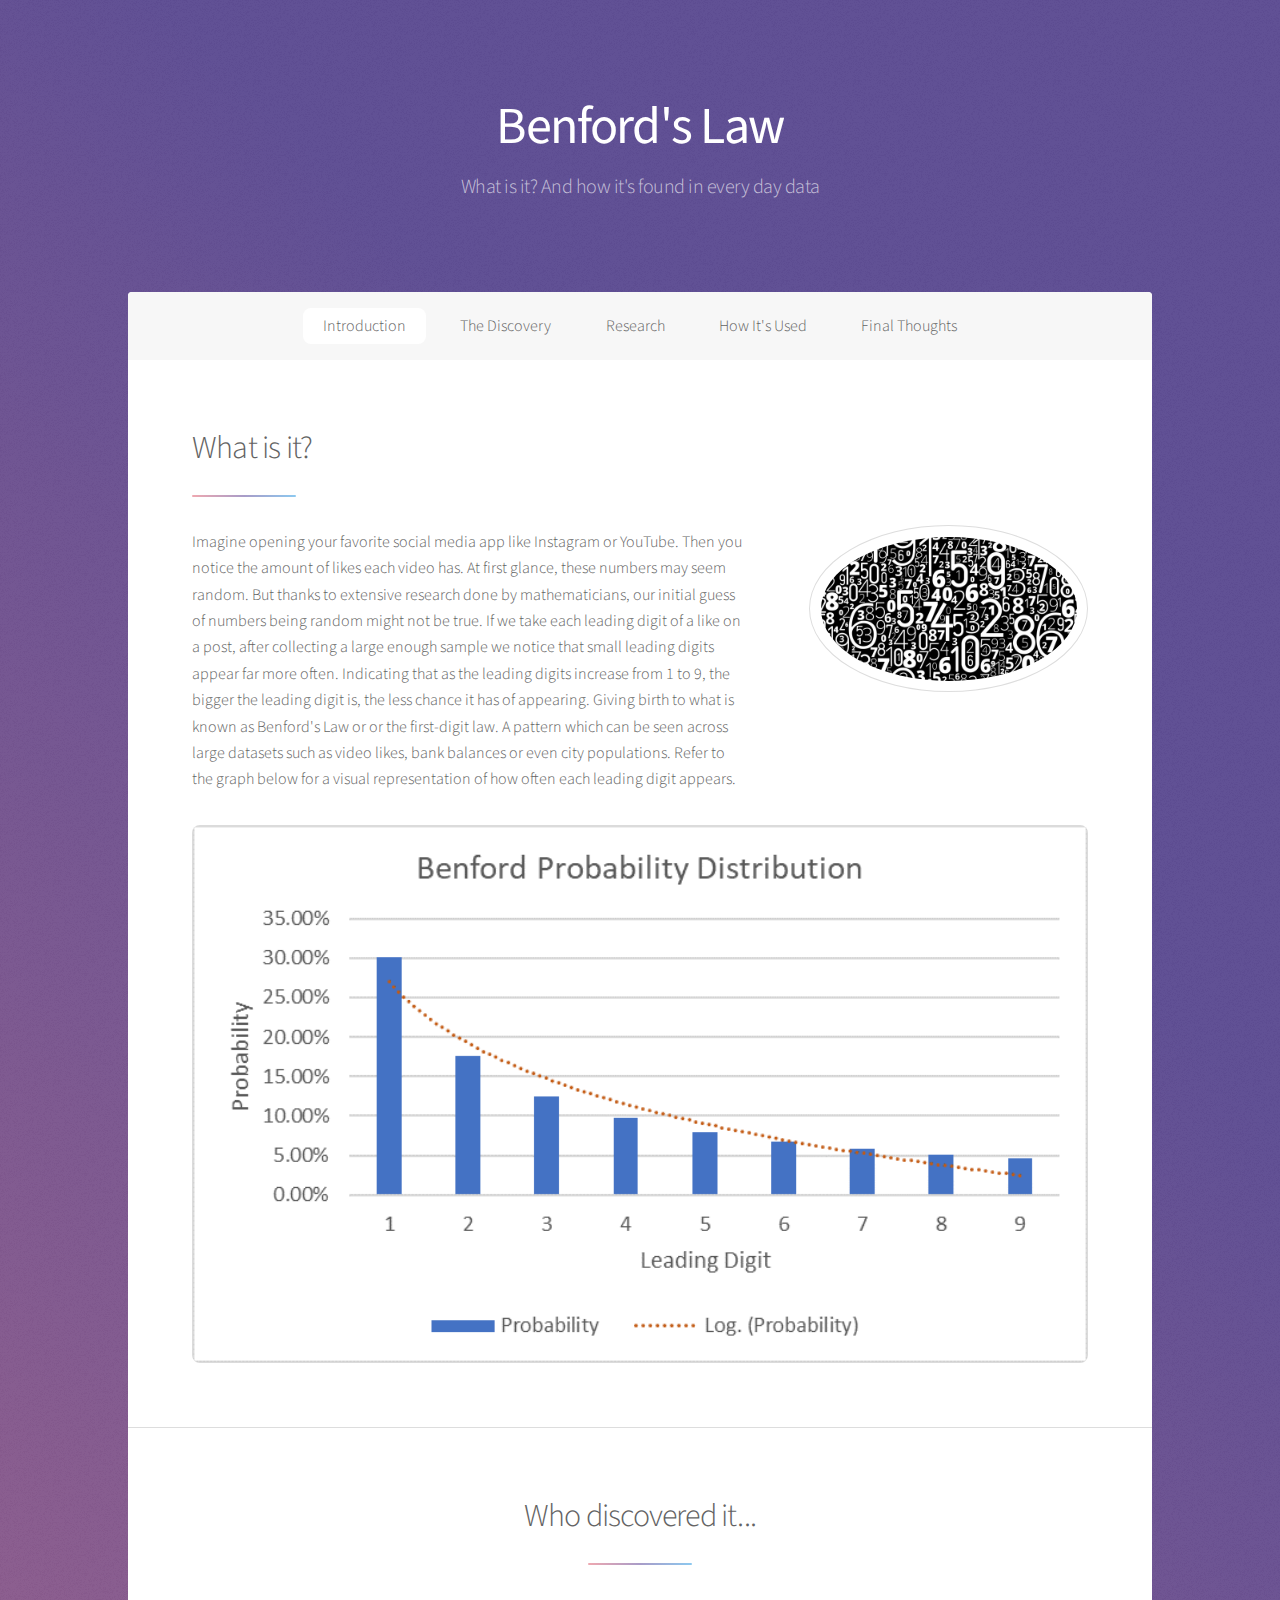
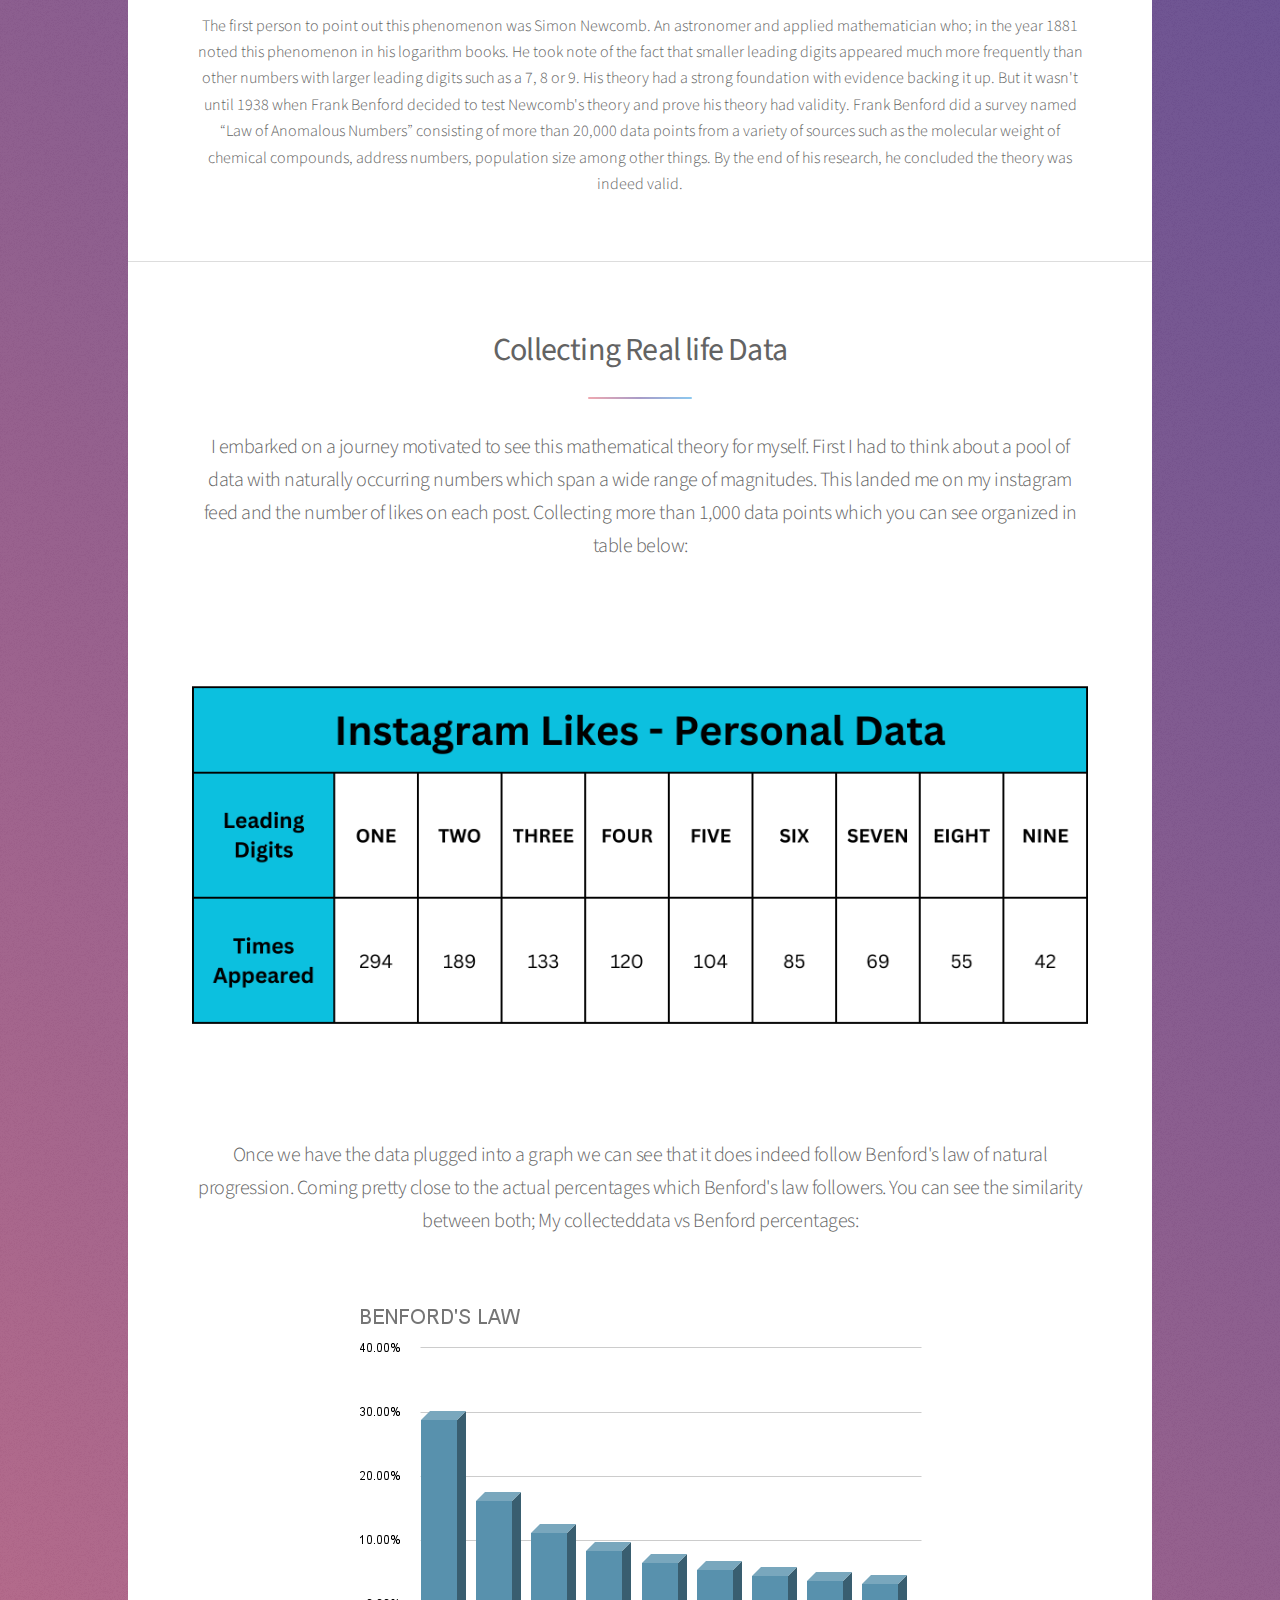
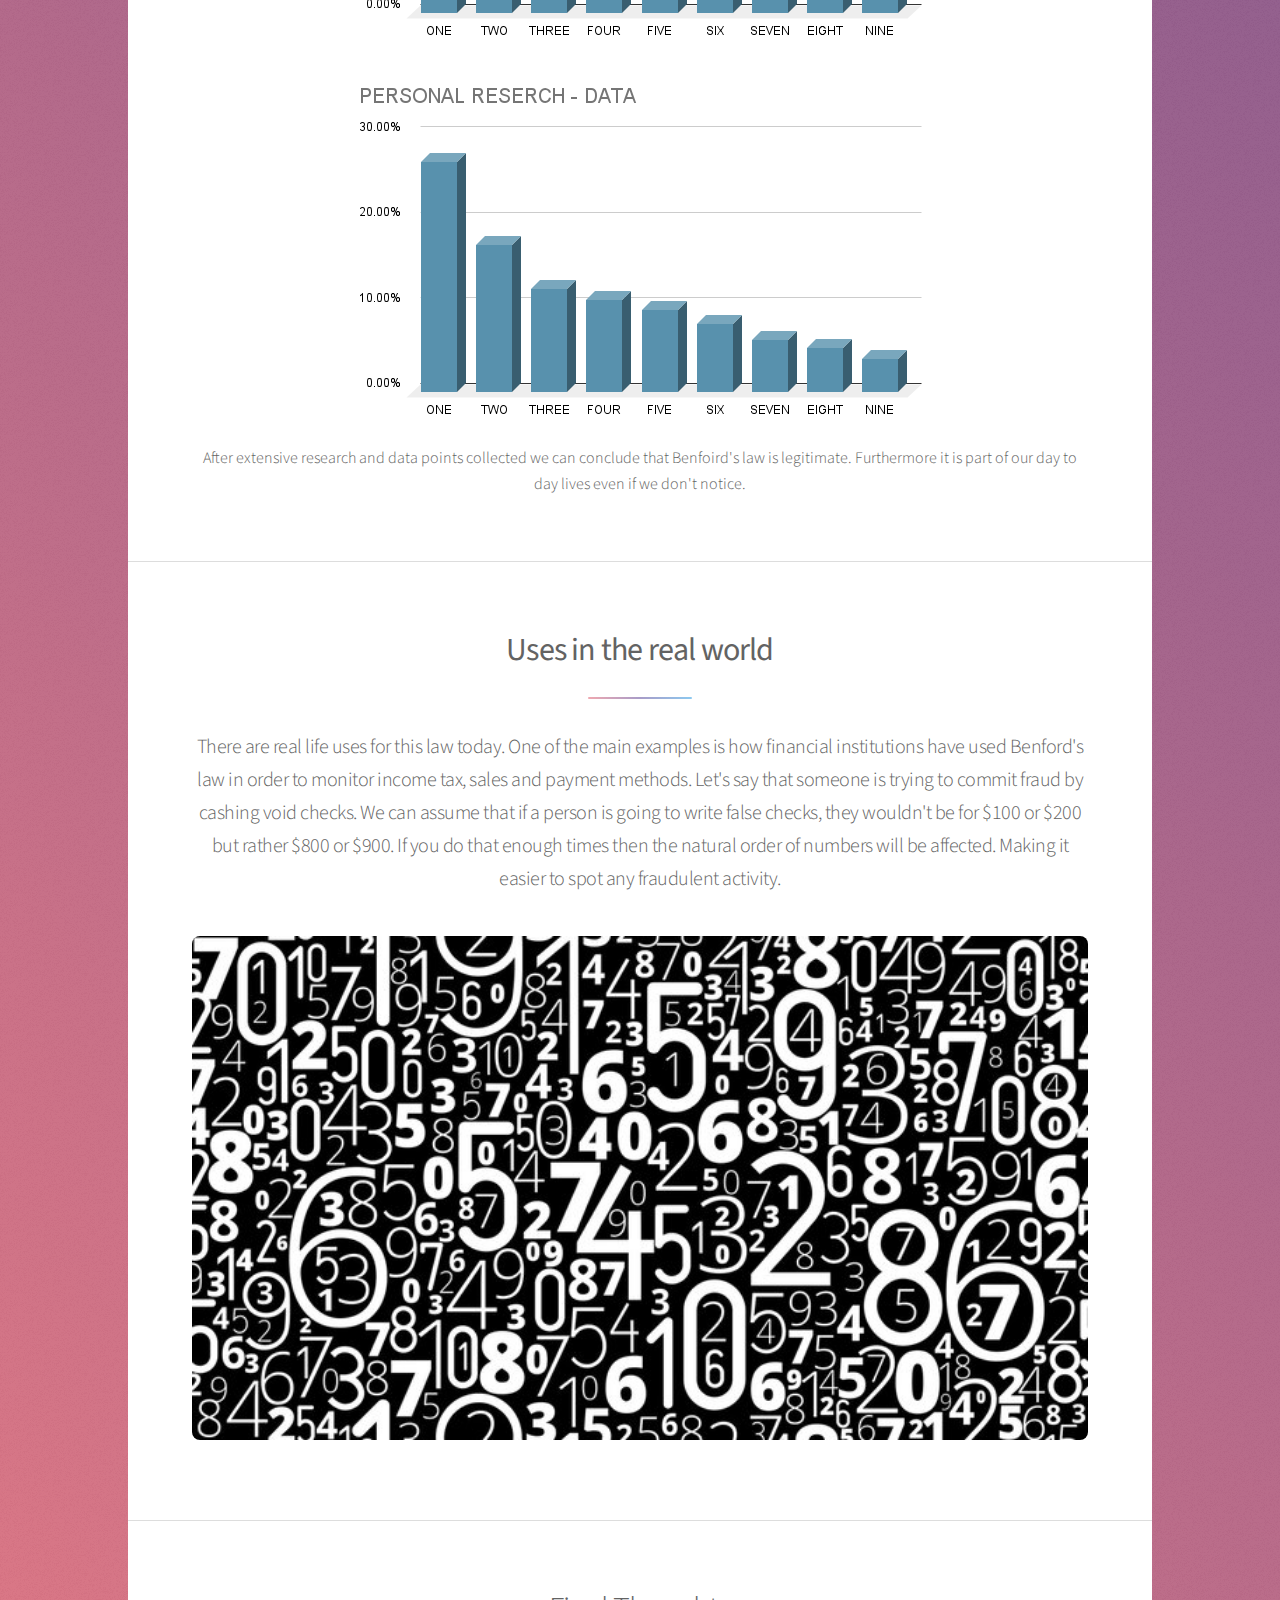
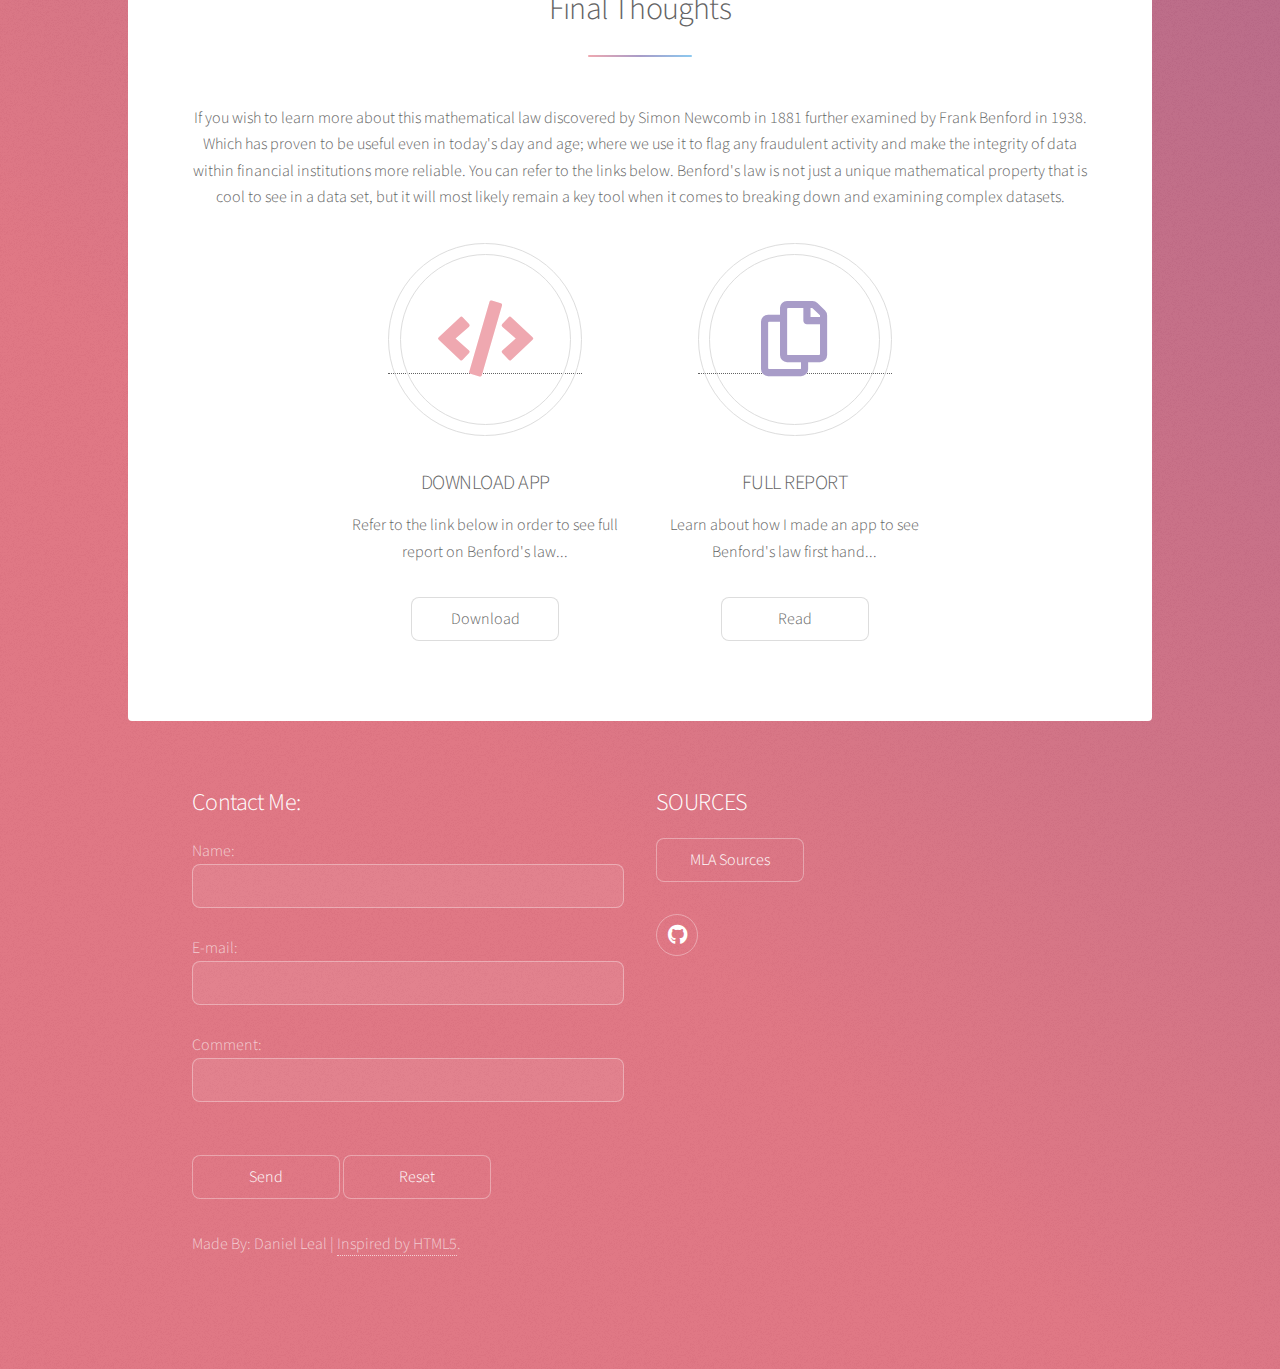
<file: Benford/index.html>
<!DOCTYPE HTML>
<!--
	Stellar by HTML5 UP
	html5up.net | @ajlkn
	Edited by: @Daniel
-->

<html>
	<head>
		<title>Benford's Law</title>
		<meta charset="utf-8" />
		<meta name="viewport" content="width=device-width, initial-scale=1, user-scalable=no" />
		<link rel="stylesheet" href="assets/css/main.css" href="styles.css"/>
		<noscript><link rel="stylesheet" href="assets/css/noscript.css" /></noscript>
	</head>
	<body class="is-preload">

		<!-- Wrapper -->
			<div id="wrapper">

				<!-- Header -->
					<header id="header" class="alt">
						<!-- if you w -->
						<!-- span class="logo"><img src="images/logo.svg" alt="" /></span> -->
						<h1><b>Benford's Law</b></h1>
						<p>What is it? And how it's found in every day data<br /> </p>
						
					</header>

				<!-- Nav -->
					<nav id="nav">
						<ul>
							<li><a href="#intro" class="active">Introduction</a></li>
							<li><a href="#first">The Discovery</a></li>
							<li><a href="#second">Research</a></li>
							<li><a href="#third">How It's Used</a></li>
							<li><a href="#outro">Final Thoughts</a></li>
						</ul>
					</nav>

				<!-- Main -->
					<div id="main">

						<!-- Introduction -->
							<section id="intro" class="main">
								<div class="spotlight">
									<div class="content">
										<header class="major">
											<h2>What is it? </h2>
										</header>
										<p>Imagine opening your favorite social media app like Instagram or YouTube. 
											Then you notice the amount of likes each video has. At first glance, 
											these numbers may seem random. But thanks to  extensive research done 
											by mathematicians, our initial guess of numbers being random might 
											not be true. If we take each leading digit of a like on a post, after 
											collecting a large enough sample we notice that small leading digits 
											appear far more often. Indicating that as the leading digits increase 
											from 1 to 9, the bigger the leading digit is, the less chance it has 
											of appearing. Giving birth to what is known as Benford's Law or or 
											the first-digit law. A pattern which can be seen across large datasets 
											such as video likes, bank balances or even city populations. Refer to 
											the graph below for a visual representation of how often each leading 
											digit appears.

										</p>
									</div>
									<!-- put a picture of "likes" -->
									<span class="image"><img src="images/numbers.jpg" alt="" /></span>
								</div>
								<!-- put a picture of Benford Law -->
								<div class="col-12">
									<span class="image fit">
										<img src="images/benford_distribution.jpg" alt="" />
									</span>
								</div>

							</section>

							<!-- first  -->
							<section id="first" class="main special">
								<header class="major">
									<h2>Who discovered it...</h2>
								</header>

									<!-- Newcomb / Benford info -->
									 <!-- class="content" to make paragrph in 2-->
									<p class="spotlight">The first person to point out this phenomenon 
										was Simon Newcomb. An astronomer and applied mathematician 
										who; in the year 1881 noted this phenomenon in his logarithm 
										books. He took note of the fact that smaller leading digits 
										appeared much more frequently than other numbers with larger 
										leading digits such as a 7, 8 or 9. His theory had a strong 
										foundation with evidence backing it up. But it wasn't until 1938 
										when Frank Benford decided to test Newcomb's theory and prove his 
										theory had validity. Frank Benford did a survey named “Law of Anomalous 
										Numbers” consisting of more than 20,000 data points from a variety of 
										sources such as the molecular weight of chemical compounds, address 
										numbers, population size among other things. By the end of his research, 
										he concluded the theory was indeed valid.   </p>
	

							</section>


						<!-- Second Section -->
							<section id="second" class="main special">
								<header class="major">
									<h2><b>Collecting Real life Data</b></h2>
									<p>I embarked on a journey motivated to see this mathematical theory for myself. 
										First I had to think about a pool of data with naturally occurring numbers 
										which span a wide range of magnitudes. This landed me on my instagram feed 
										and the number of likes on each post. Collecting more than 1,000 data points 
										which you can see organized in table below: 
									</p>
									
									<span class="image fit">
										<img src="images/likes_PD.png" alt="" />
									</span>
							

									<p>Once we have the data plugged into a graph we can see that it does 
										indeed follow Benford's law of natural progression. Coming pretty 
										close to the actual percentages which Benford's law followers. You 
										can see the similarity between both; My collecteddata vs Benford percentages: </p>
								</header>
								
								<!-- put a picture of Benford Law -->
								<div class="col-12">
									<div class="image-2-fit">
										<img src="images/BENFORD'S LAW.png" alt="Benford's Law" />
										<img src="images/PERSONAL RESEARCH.png" alt="Personal Research Data" />
									</div>
								</div>



								<!-- result conclusion need to be shorten (and do a conclusion) -->
								<p>After extensive research and data points collected we can 
									conclude that Benfoird's law is legitimate. Furthermore it is part of our day to 
									day lives even if we don't notice. </p>
							</section>


							<!-- third Section -->
							<section id="third" class="main special">
								<header class="major">
									<h2><b>Uses in the real world</b></h2>
									<p>There are real life uses for this law today. One of the main examples 
										is how financial institutions have used Benford's law in order to 
										monitor income tax, sales and payment methods. Let's say that someone 
										is trying to commit fraud by cashing void checks. We can assume that 
										if a person is going to write false checks, they wouldn't be for $100 
										or $200 but rather $800 or $900. If you do that enough times then the 
										natural order of numbers will be affected. Making it easier to spot 
										any fraudulent activity. 
									</p>
									
									<span class="image fit">
										<img src="images/numbers.jpg" alt="" />
									</span>
								</header>
							</section>

							<!-- extra links part of outro -->
						<section id="outro" class="main special">
							<header class="major">
								<h2>Final Thoughts</h2>
							</header>
							<!-- result conclusion need to be shorten (and do a conclusion) -->
							<p>If you wish to learn more about this mathematical law discovered by Simon Newcomb in 
								1881 further examined by Frank Benford in 1938. Which has proven to be useful even in 
								today's day and age; where we use it to flag any fraudulent activity and make the 
								integrity of data within financial institutions more reliable. You can refer to the 
								links below. Benford's law is not just a unique mathematical property that is cool 
								to see in a data set, but it will most likely remain a key tool when it comes to 
								breaking down and  examining complex datasets.  </p>

								<ul class="features">

									<!-- link to app  -->
									<li>
										<a href="app.html">
											<span class="icon solid major style1 fa-code"></span>
										</a>
										<h3>DOWNLOAD APP</h3>
										<p>Refer to the link below in order to see full report on Benford's law...</p>
										<a href="app.html" class="button">Download</a>
									</li>
								
									<!-- link to full report -->
									<li>
										<a href="pdf_view.html">
											<span class="icon major style3 fa-copy"></span>
										</a>
										<h3>FULL REPORT</h3>
										<p>Learn about how I made an app to see Benford's law first hand...</p>
										<a href="pdf_view.html" class="button">Read</a>
									</li>
								</ul>
						</section>

					</div>

						
						
				<!-- Footer -->
					<footer id="footer">
						
						<!--  Get in contact -->
						<section>
							<h2>Contact Me:</h2>
							<form action="mailto:danjazz20@gmail.com" method="post" enctype="text/plain">
								Name:<br>
								<input type="text" name="name"><br>
								E-mail:<br>
								<input type="text" name="mail"><br>
								Comment:<br>
								<input type="text" name="comment" size="50"><br><br>
								<input type="submit" value="Send">
								<input type="reset" value="Reset">
								</form>

						</section>

						<!-- Link to sources -->
						<section>
							<h2>SOURCES</h2>
							<ul class="actions">
								<li><a href="sources.html" class="button">MLA Sources</a></li>
							</ul>
							
							<!-- only have github link probably -->
							<ul class="icons">
								<li><a href="https://github.com/dleal2002" class="icon brands fa-github alt" target="_blank"><span class="label">GitHub</span></a></li>
							</ul>
						</section>

						<p>Made By: Daniel Leal   |   <a href="https://html5up.net" target="_blank">Inspired by HTML5</a>.</p>
					</footer>

			</div>

		<!-- Scripts -->
			<script src="assets/js/jquery.min.js"></script>
			<script src="assets/js/jquery.scrollex.min.js"></script>
			<script src="assets/js/jquery.scrolly.min.js"></script>
			<script src="assets/js/browser.min.js"></script>
			<script src="assets/js/breakpoints.min.js"></script>
			<script src="assets/js/util.js"></script>
			<script src="assets/js/main.js"></script>

	</body>
</html>
</file>
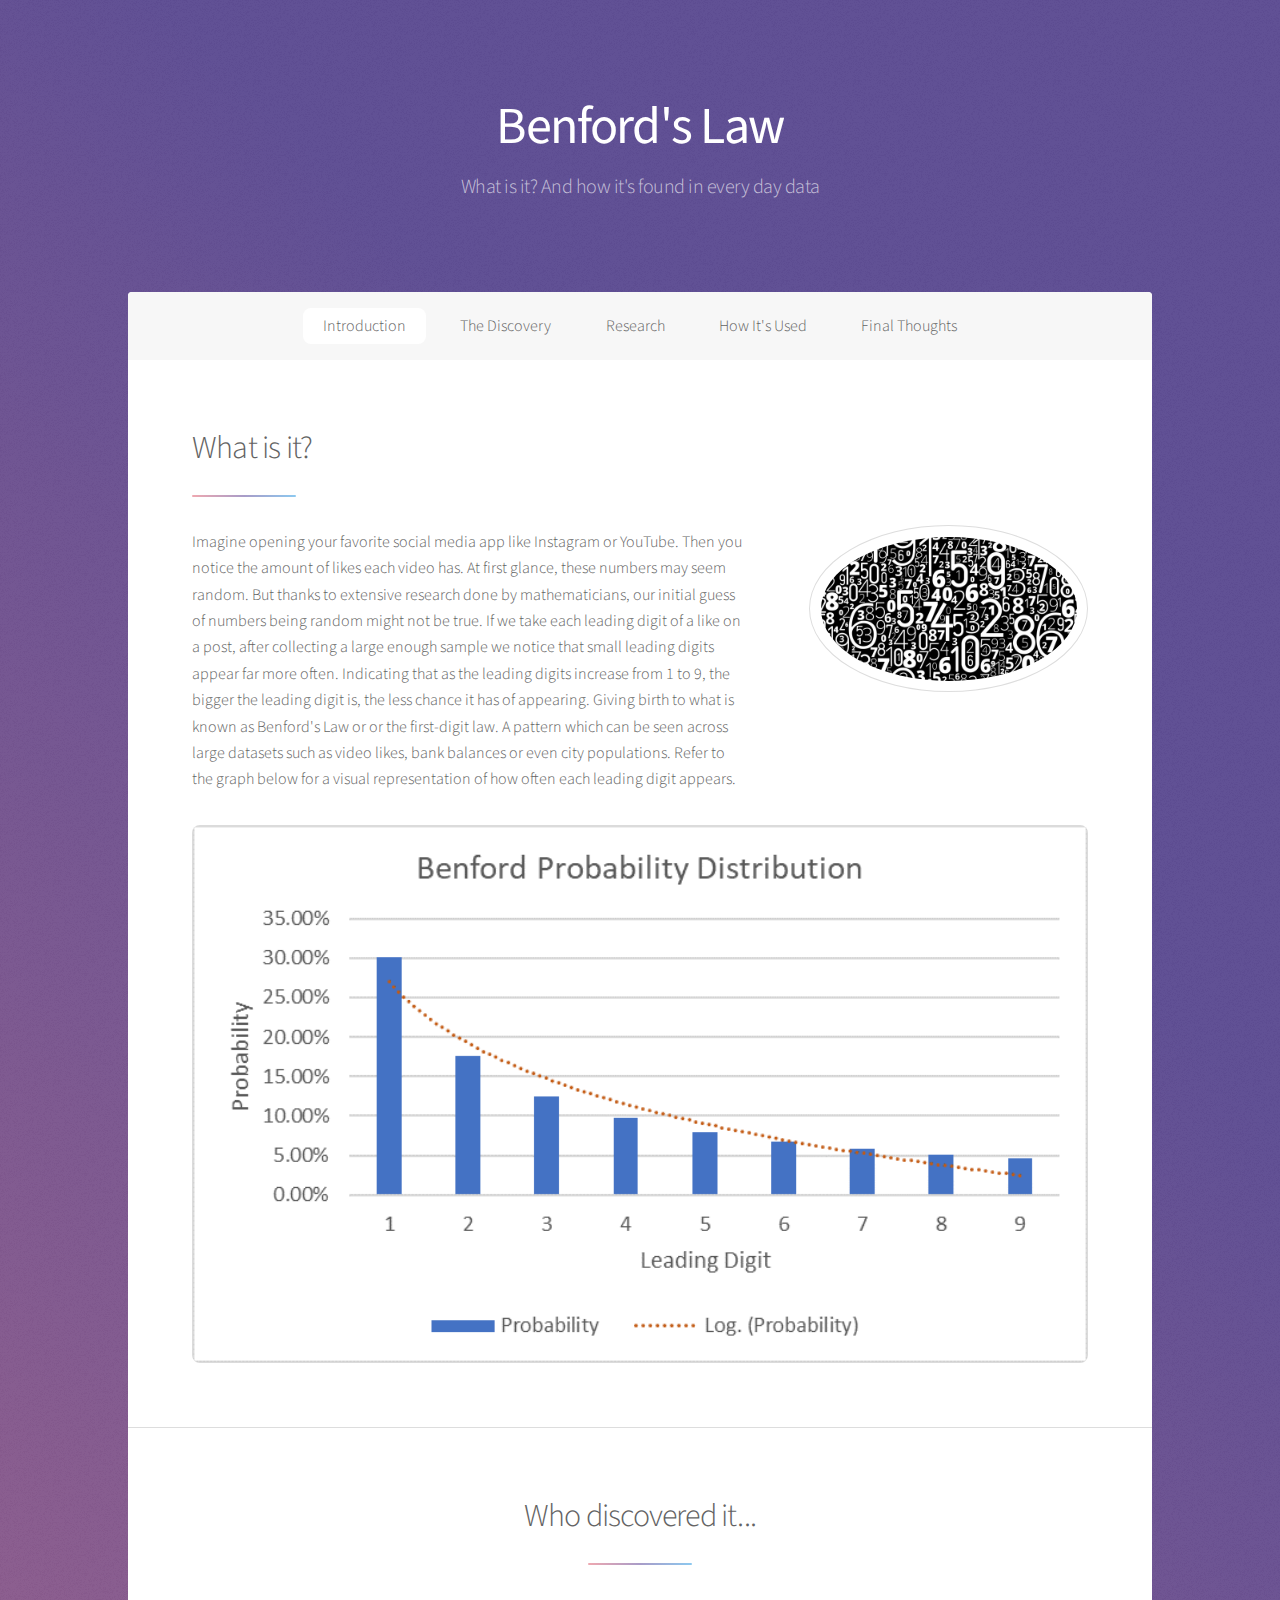
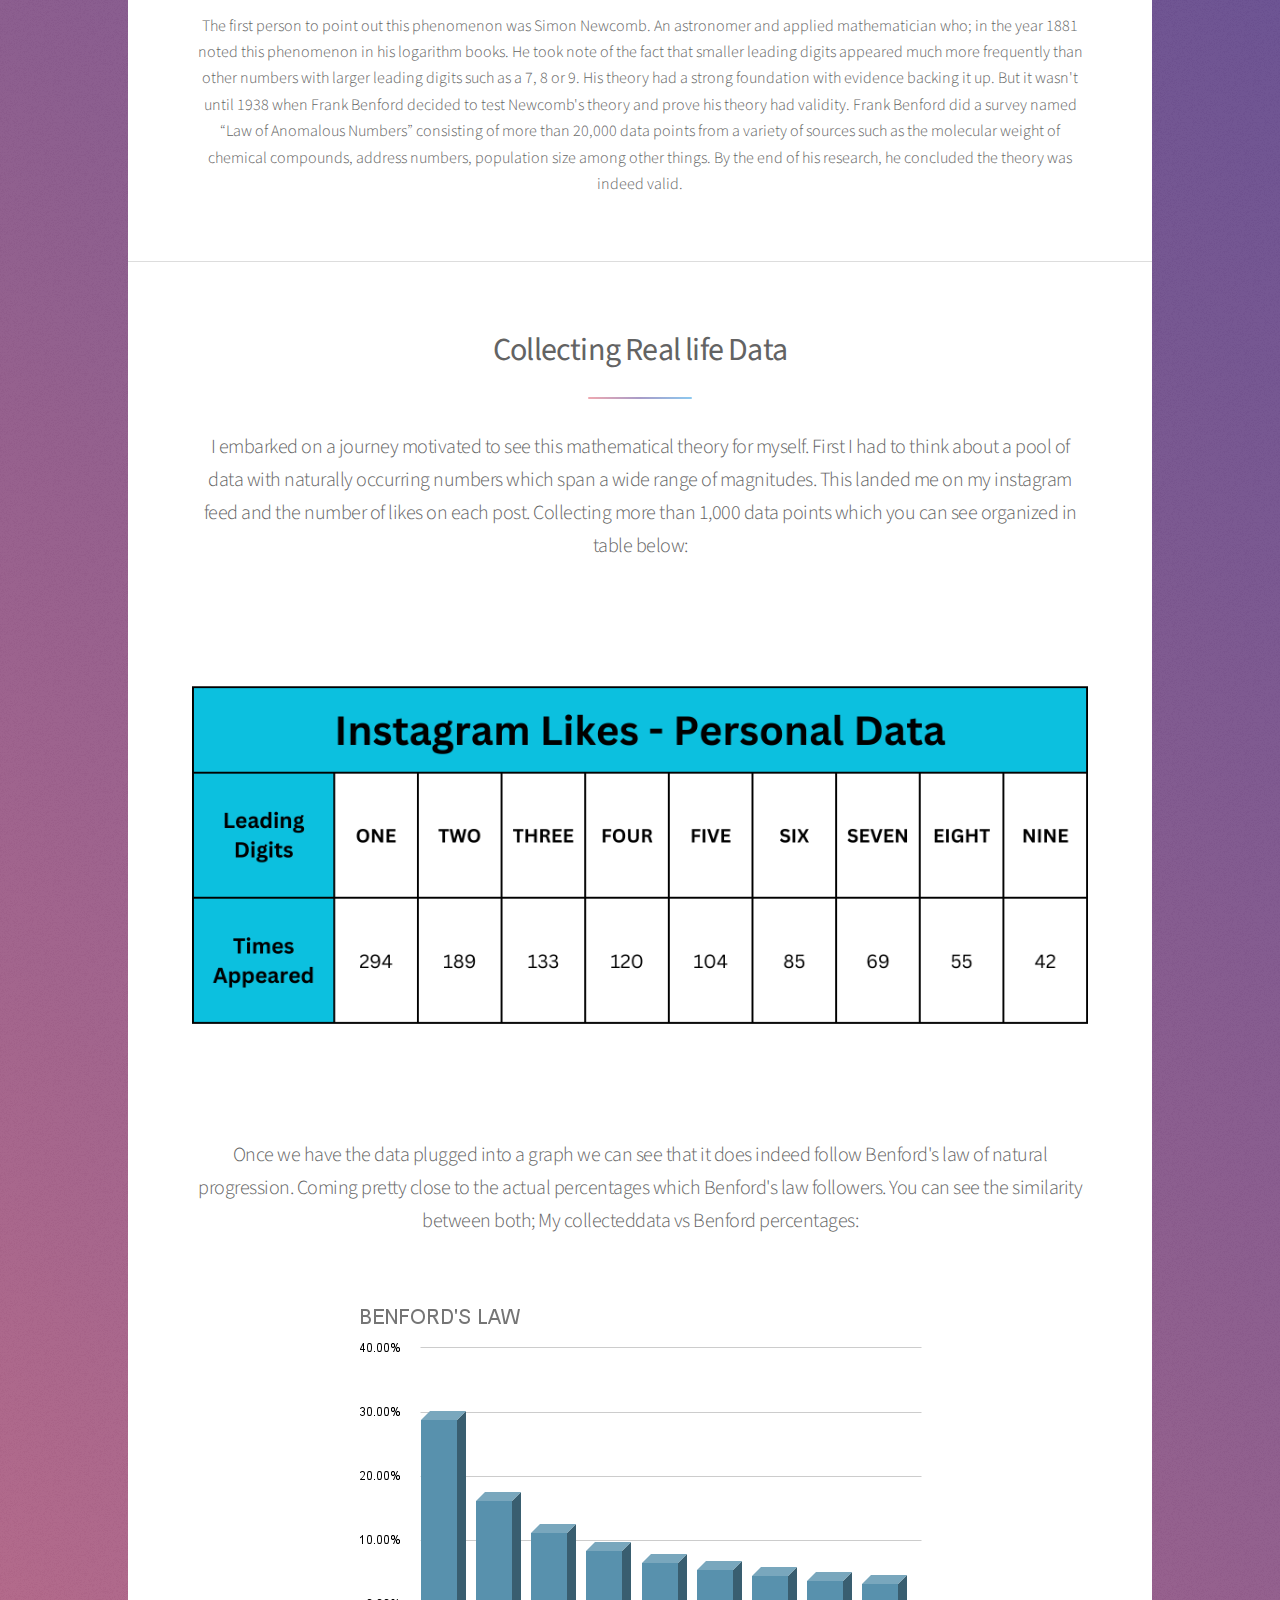
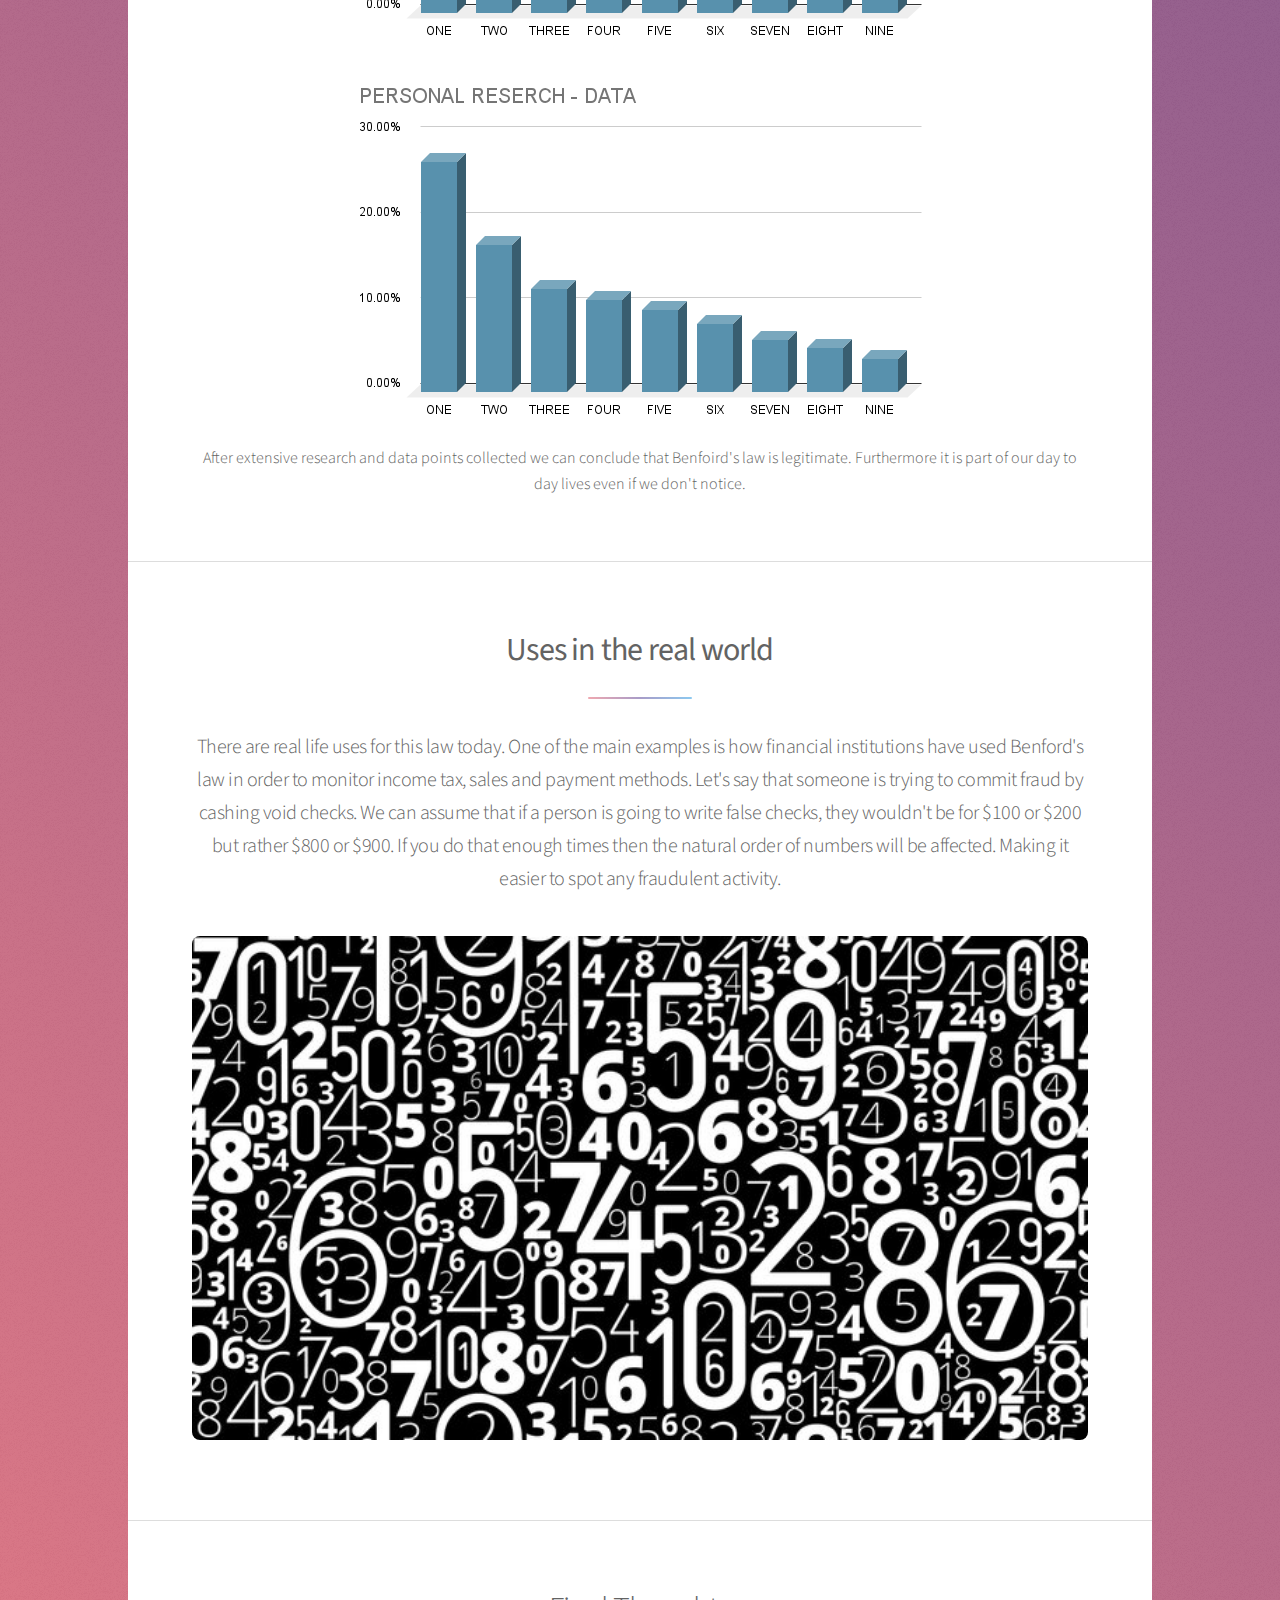
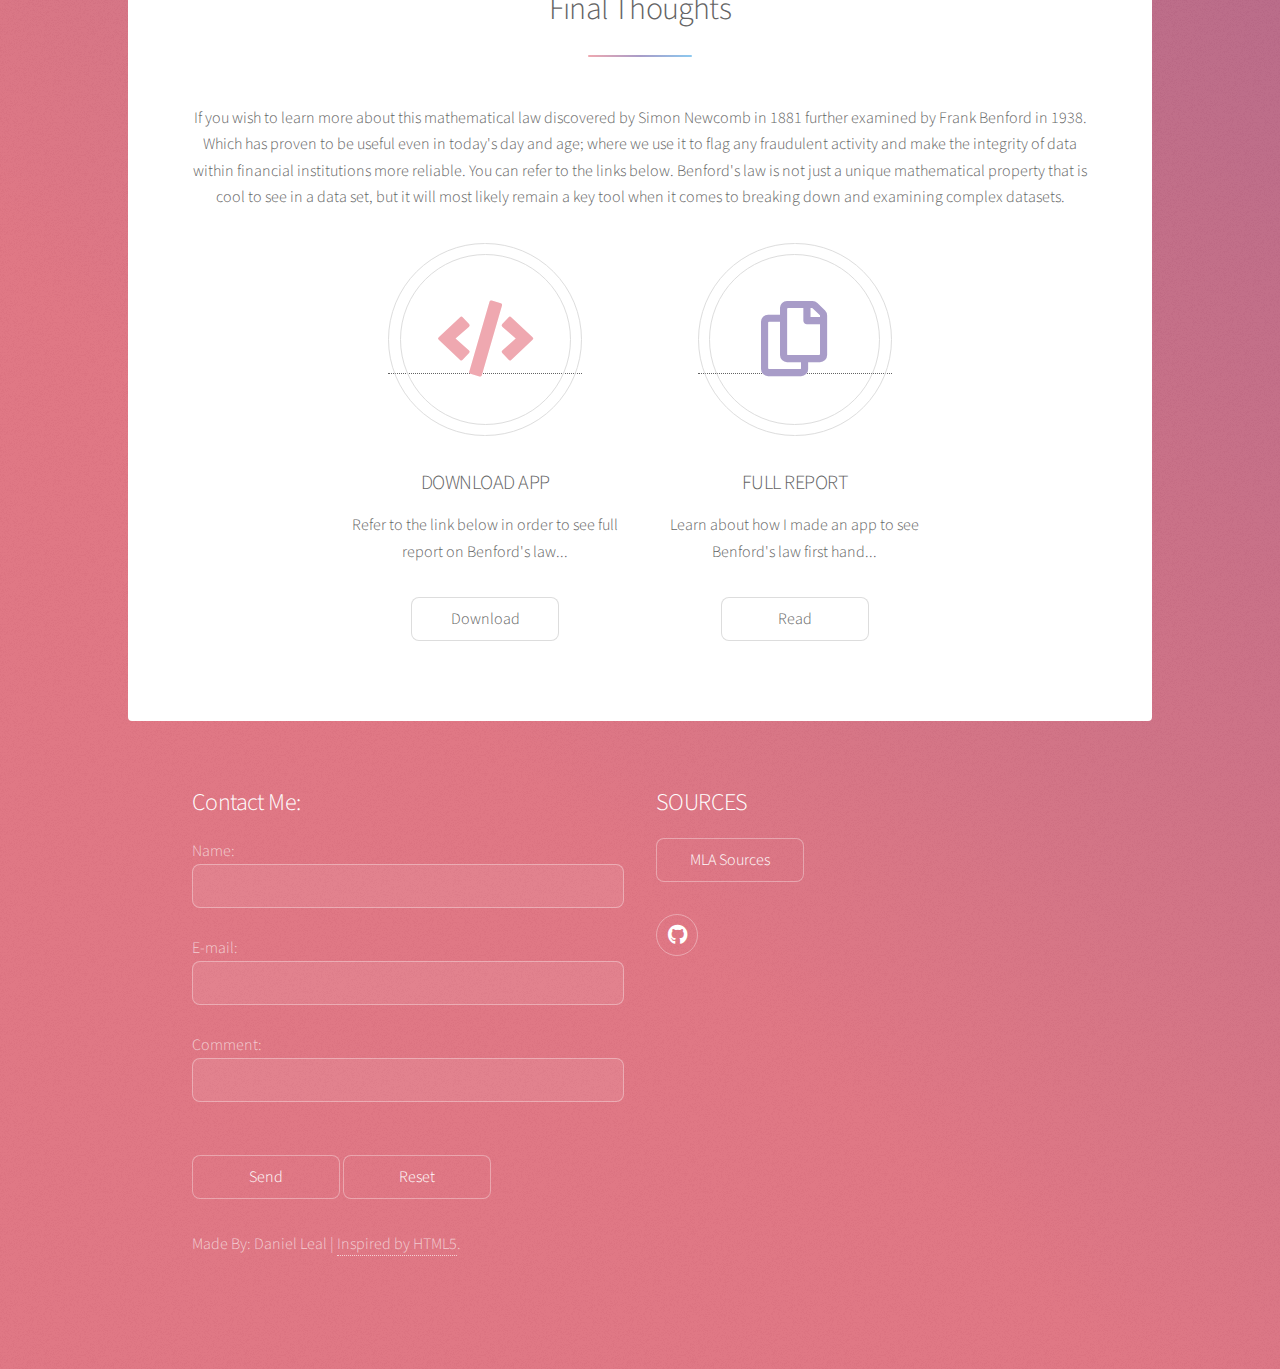
<file: Visual Studio_ Webpage/index.html>
<!DOCTYPE HTML>
<!--
	Stellar by HTML5 UP
	html5up.net | @ajlkn
	Edited by: @Daniel
-->

<html>
	<head>
		<title>Benford's Law</title>
		<meta charset="utf-8" />
		<meta name="viewport" content="width=device-width, initial-scale=1, user-scalable=no" />
		<link rel="stylesheet" href="assets/css/main.css" href="styles.css"/>
		<noscript><link rel="stylesheet" href="assets/css/noscript.css" /></noscript>
	</head>
	<body class="is-preload">

		<!-- Wrapper -->
			<div id="wrapper">

				<!-- Header -->
					<header id="header" class="alt">
						<!-- if you w -->
						<!-- span class="logo"><img src="images/logo.svg" alt="" /></span> -->
						<h1><b>Benford's Law</b></h1>
						<p>What is it? And how it's found in every day data<br /> </p>
						
					</header>

				<!-- Nav -->
					<nav id="nav">
						<ul>
							<li><a href="#intro" class="active">Introduction</a></li>
							<li><a href="#first">The Discovery</a></li>
							<li><a href="#second">Research</a></li>
							<li><a href="#third">How It's Used</a></li>
							<li><a href="#outro">Final Thoughts</a></li>
						</ul>
					</nav>

				<!-- Main -->
					<div id="main">

						<!-- Introduction -->
							<section id="intro" class="main">
								<div class="spotlight">
									<div class="content">
										<header class="major">
											<h2>What is it? </h2>
										</header>
										<p>Imagine opening your favorite social media app like Instagram or YouTube. 
											Then you notice the amount of likes each video has. At first glance, 
											these numbers may seem random. But thanks to  extensive research done 
											by mathematicians, our initial guess of numbers being random might 
											not be true. If we take each leading digit of a like on a post, after 
											collecting a large enough sample we notice that small leading digits 
											appear far more often. Indicating that as the leading digits increase 
											from 1 to 9, the bigger the leading digit is, the less chance it has 
											of appearing. Giving birth to what is known as Benford's Law or or 
											the first-digit law. A pattern which can be seen across large datasets 
											such as video likes, bank balances or even city populations. Refer to 
											the graph below for a visual representation of how often each leading 
											digit appears.

										</p>
									</div>
									<!-- put a picture of "likes" -->
									<span class="image"><img src="images/numbers.jpg" alt="" /></span>
								</div>
								<!-- put a picture of Benford Law -->
								<div class="col-12">
									<span class="image fit">
										<img src="images/benford_distribution.jpg" alt="" />
									</span>
								</div>

							</section>

							<!-- first  -->
							<section id="first" class="main special">
								<header class="major">
									<h2>Who discovered it...</h2>
								</header>

									<!-- Newcomb / Benford info -->
									 <!-- class="content" to make paragrph in 2-->
									<p class="spotlight">The first person to point out this phenomenon 
										was Simon Newcomb. An astronomer and applied mathematician 
										who; in the year 1881 noted this phenomenon in his logarithm 
										books. He took note of the fact that smaller leading digits 
										appeared much more frequently than other numbers with larger 
										leading digits such as a 7, 8 or 9. His theory had a strong 
										foundation with evidence backing it up. But it wasn't until 1938 
										when Frank Benford decided to test Newcomb's theory and prove his 
										theory had validity. Frank Benford did a survey named “Law of Anomalous 
										Numbers” consisting of more than 20,000 data points from a variety of 
										sources such as the molecular weight of chemical compounds, address 
										numbers, population size among other things. By the end of his research, 
										he concluded the theory was indeed valid.   </p>
	

							</section>


						<!-- Second Section -->
							<section id="second" class="main special">
								<header class="major">
									<h2><b>Collecting Real life Data</b></h2>
									<p>I embarked on a journey motivated to see this mathematical theory for myself. 
										First I had to think about a pool of data with naturally occurring numbers 
										which span a wide range of magnitudes. This landed me on my instagram feed 
										and the number of likes on each post. Collecting more than 1,000 data points 
										which you can see organized in table below: 
									</p>
									
									<span class="image fit">
										<img src="images/likes_PD.png" alt="" />
									</span>
							

									<p>Once we have the data plugged into a graph we can see that it does 
										indeed follow Benford's law of natural progression. Coming pretty 
										close to the actual percentages which Benford's law followers. You 
										can see the similarity between both; My collecteddata vs Benford percentages: </p>
								</header>
								
								<!-- put a picture of Benford Law -->
								<div class="col-12">
									<div class="image-2-fit">
										<img src="images/BENFORD'S LAW.png" alt="Benford's Law" />
										<img src="images/PERSONAL RESEARCH.png" alt="Personal Research Data" />
									</div>
								</div>



								<!-- result conclusion need to be shorten (and do a conclusion) -->
								<p>After extensive research and data points collected we can 
									conclude that Benfoird's law is legitimate. Furthermore it is part of our day to 
									day lives even if we don't notice. </p>
							</section>


							<!-- third Section -->
							<section id="third" class="main special">
								<header class="major">
									<h2><b>Uses in the real world</b></h2>
									<p>There are real life uses for this law today. One of the main examples 
										is how financial institutions have used Benford's law in order to 
										monitor income tax, sales and payment methods. Let's say that someone 
										is trying to commit fraud by cashing void checks. We can assume that 
										if a person is going to write false checks, they wouldn't be for $100 
										or $200 but rather $800 or $900. If you do that enough times then the 
										natural order of numbers will be affected. Making it easier to spot 
										any fraudulent activity. 
									</p>
									
									<span class="image fit">
										<img src="images/numbers.jpg" alt="" />
									</span>
								</header>
							</section>

							<!-- extra links part of outro -->
						<section id="outro" class="main special">
							<header class="major">
								<h2>Final Thoughts</h2>
							</header>
							<!-- result conclusion need to be shorten (and do a conclusion) -->
							<p>If you wish to learn more about this mathematical law discovered by Simon Newcomb in 
								1881 further examined by Frank Benford in 1938. Which has proven to be useful even in 
								today's day and age; where we use it to flag any fraudulent activity and make the 
								integrity of data within financial institutions more reliable. You can refer to the 
								links below. Benford's law is not just a unique mathematical property that is cool 
								to see in a data set, but it will most likely remain a key tool when it comes to 
								breaking down and  examining complex datasets.  </p>

								<ul class="features">

									<!-- link to app  -->
									<li>
										<a href="generic.html">
											<span class="icon solid major style1 fa-code"></span>
										</a>
										<h3>DOWNLOAD APP</h3>
										<p>Refer to the link below in order to see full report on Benford's law...</p>
										<a href="generic.html" class="button">Download</a>
									</li>
								
									<!-- link to full report -->
									<li>
										<a href="pdf_view.html">
											<span class="icon major style3 fa-copy"></span>
										</a>
										<h3>FULL REPORT</h3>
										<p>Learn about how I made an app to see Benford's law first hand...</p>
										<a href="pdf_view.html" class="button">Read</a>
									</li>
								</ul>
						</section>

					</div>

						
						
				<!-- Footer -->
					<footer id="footer">
						
						<!--  Get in contact -->
						<section>
							<h2>Contact Me:</h2>
							<form action="mailto:danjazz20@gmail.com" method="post" enctype="text/plain">
								Name:<br>
								<input type="text" name="name"><br>
								E-mail:<br>
								<input type="text" name="mail"><br>
								Comment:<br>
								<input type="text" name="comment" size="50"><br><br>
								<input type="submit" value="Send">
								<input type="reset" value="Reset">
								</form>

						</section>

						<!-- Link to sources -->
						<section>
							<h2>SOURCES</h2>
							<ul class="actions">
								<li><a href="sources.html" class="button">MLA Sources</a></li>
							</ul>
							
							<!-- only have github link probably -->
							<ul class="icons">
								<li><a href="https://github.com/dleal2002" class="icon brands fa-github alt" target="_blank"><span class="label">GitHub</span></a></li>
							</ul>
						</section>

						<p>Made By: Daniel Leal   |   <a href="https://html5up.net" target="_blank">Inspired by HTML5</a>.</p>
					</footer>

			</div>

		<!-- Scripts -->
			<script src="assets/js/jquery.min.js"></script>
			<script src="assets/js/jquery.scrollex.min.js"></script>
			<script src="assets/js/jquery.scrolly.min.js"></script>
			<script src="assets/js/browser.min.js"></script>
			<script src="assets/js/breakpoints.min.js"></script>
			<script src="assets/js/util.js"></script>
			<script src="assets/js/main.js"></script>

	</body>
</html>
</file>
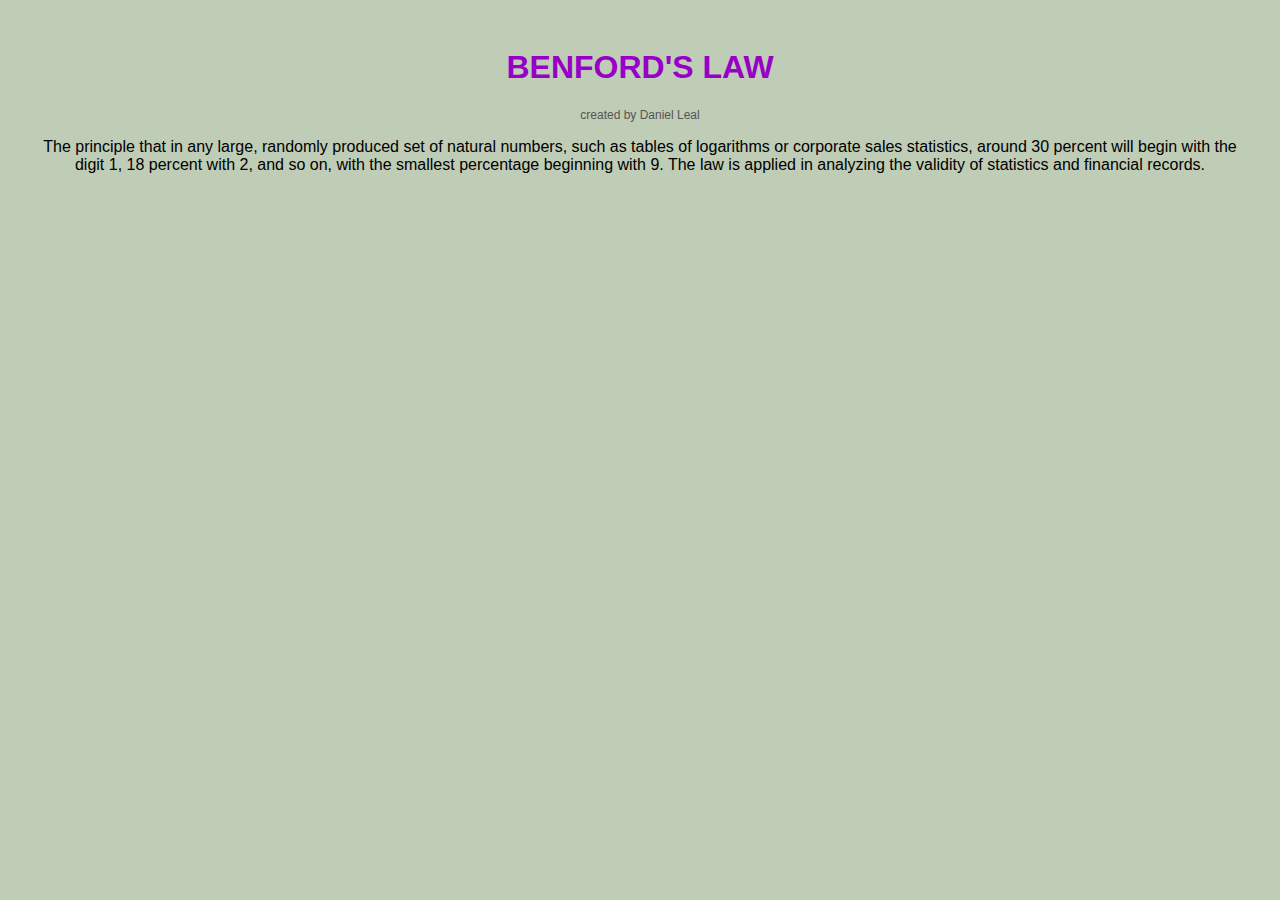
<file: Bendfords_Law.html>
<!DOCTYPE html>
<html lang="en">
<head>
    <meta charset="UTF-8">
    <meta name="viewport" content="width=device-width, initial-scale=1.0">
    <title>Benford's Law</title>
    <style>
        body {
            background-color: #bfccb6;
            font-family: Arial, sans-serif;
            text-align: center;
            padding: 20px;
        }
        h1 {
            color: #9800c7;
        }
        p {
            font-size: 16px;
        }
        .author {
            font-size: 12px;
            color: #555;
        }
    </style>
</head>
<body>
    <h1>BENFORD'S LAW</h1>
    <p class="author">created by Daniel Leal</p>
    <p>
        The principle that in any large, randomly produced set of natural numbers,
        such as tables of logarithms or corporate sales statistics, around 30 percent
        will begin with the digit 1, 18 percent with 2, and so on, with the smallest
        percentage beginning with 9. The law is applied in analyzing the validity
        of statistics and financial records.
    </p>
</body>
</html>
</file>
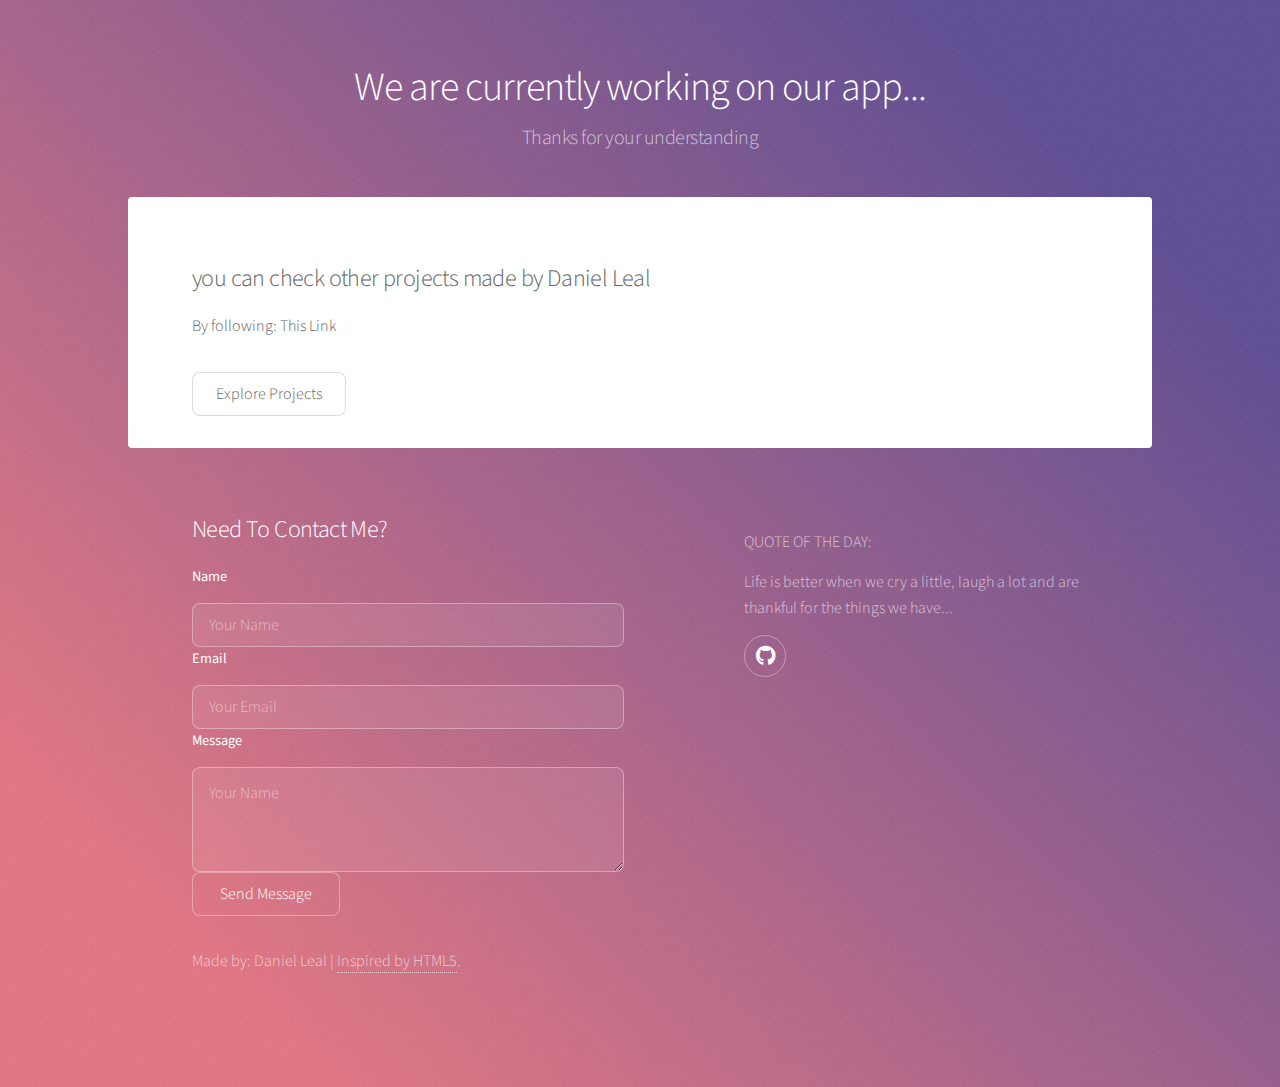
<file: Benford/app.html>
<!DOCTYPE HTML>

<html>
	<head>
		<title>Install App</title>
		<meta charset="utf-8" />
		<meta name="viewport" content="width=device-width, initial-scale=1, user-scalable=no" />
		<link rel="stylesheet" href="assets/css/main.css" />
		<noscript><link rel="stylesheet" href="assets/css/noscript.css" /></noscript>
	</head>
	<body class="is-preload">

		<!-- Wrapper -->
			<div id="wrapper">

				<!-- Header -->
					<header id="header">
						<h1>We are currently working on our app...</h1>
						<p>Thanks for your understanding</p>
					</header>

				<!-- Main -->
					<div id="main">

						<!-- Content -->
						<section id="content" class="main">
							<h2> you can check other projects made by Daniel Leal</h2>
							<a href="index.html"> <p> By following: This Link</p> </a>

							<!-- link to project page / Portafolio-->
							<a href="index.html" class="button">Explore Projects</a>
							</section>
					</div>

				<!-- Footer -->
					<footer id="footer">
						<section>
							<h2>Need To Contact Me? </h2>
						<form action="https://api.web3forms.com/submit" method="POST">
							<input type="hidden" name="access_key" value="9dc154f1-de0e-4bf9-8dac-306aef6af0f5">
							<div class="fields">
								<div class="field">
									<label for="name">Name</label>
									<input type="text" name="name" id="name" placeholder="Your Name" />
								</div>
								<div class="field">
									<label for="email">Email</label>
									<input type="text" name="email" id="email" placeholder="Your Email" />
								</div>
								<div class="field">
									<label for="message">Message</label>
									<textarea name="message" id="message" rows="3" placeholder="Your Name"></textarea>
								</div>
							</div>
							<ul class="actions">
								<li><input type="submit" value="Send Message "  /> </li>
							</ul>
						</form>
					</section>

						<section>
							<h2></h2>
							<dl class="alt">
								<dd> QUOTE OF THE DAY:</dd>
								<dd> Life is better when we cry a little, laugh a lot and are thankful for the things we have...</dd>
								<dd> <a href="https://github.com/dleal2002" class="icon brands fa-github alt"><span class="label">GitHub</span></a> </dd>
							</dl>
						</section>

						<p> Made by: Daniel Leal   |   <a href="https://html5Sup.net">Inspired by HTML5</a>.</p>
					</footer>

			</div>

		<!-- Scripts -->
			<script src="assets/js/jquery.min.js"></script>
			<script src="assets/js/jquery.scrollex.min.js"></script>
			<script src="assets/js/jquery.scrolly.min.js"></script>
			<script src="assets/js/browser.min.js"></script>
			<script src="assets/js/breakpoints.min.js"></script>
			<script src="assets/js/util.js"></script>
			<script src="assets/js/main.js"></script>

	</body>
</html>
</file>
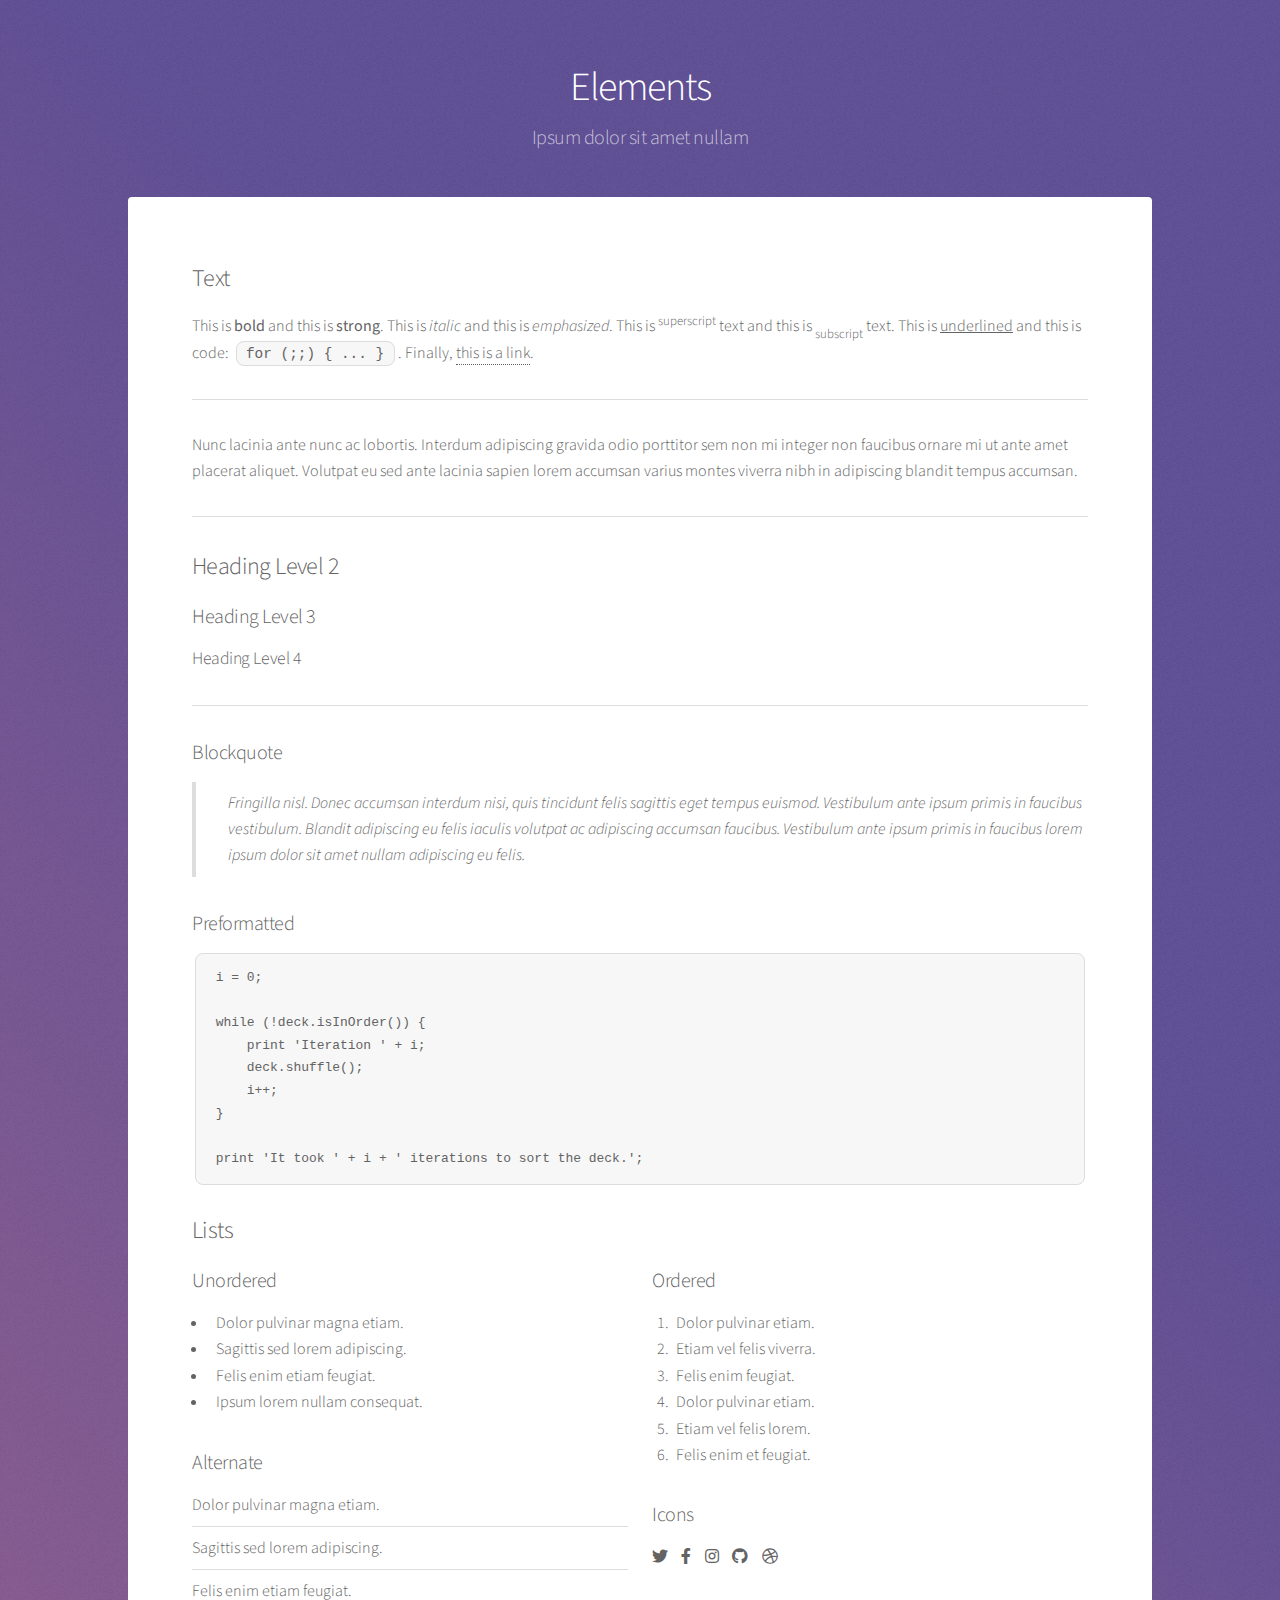
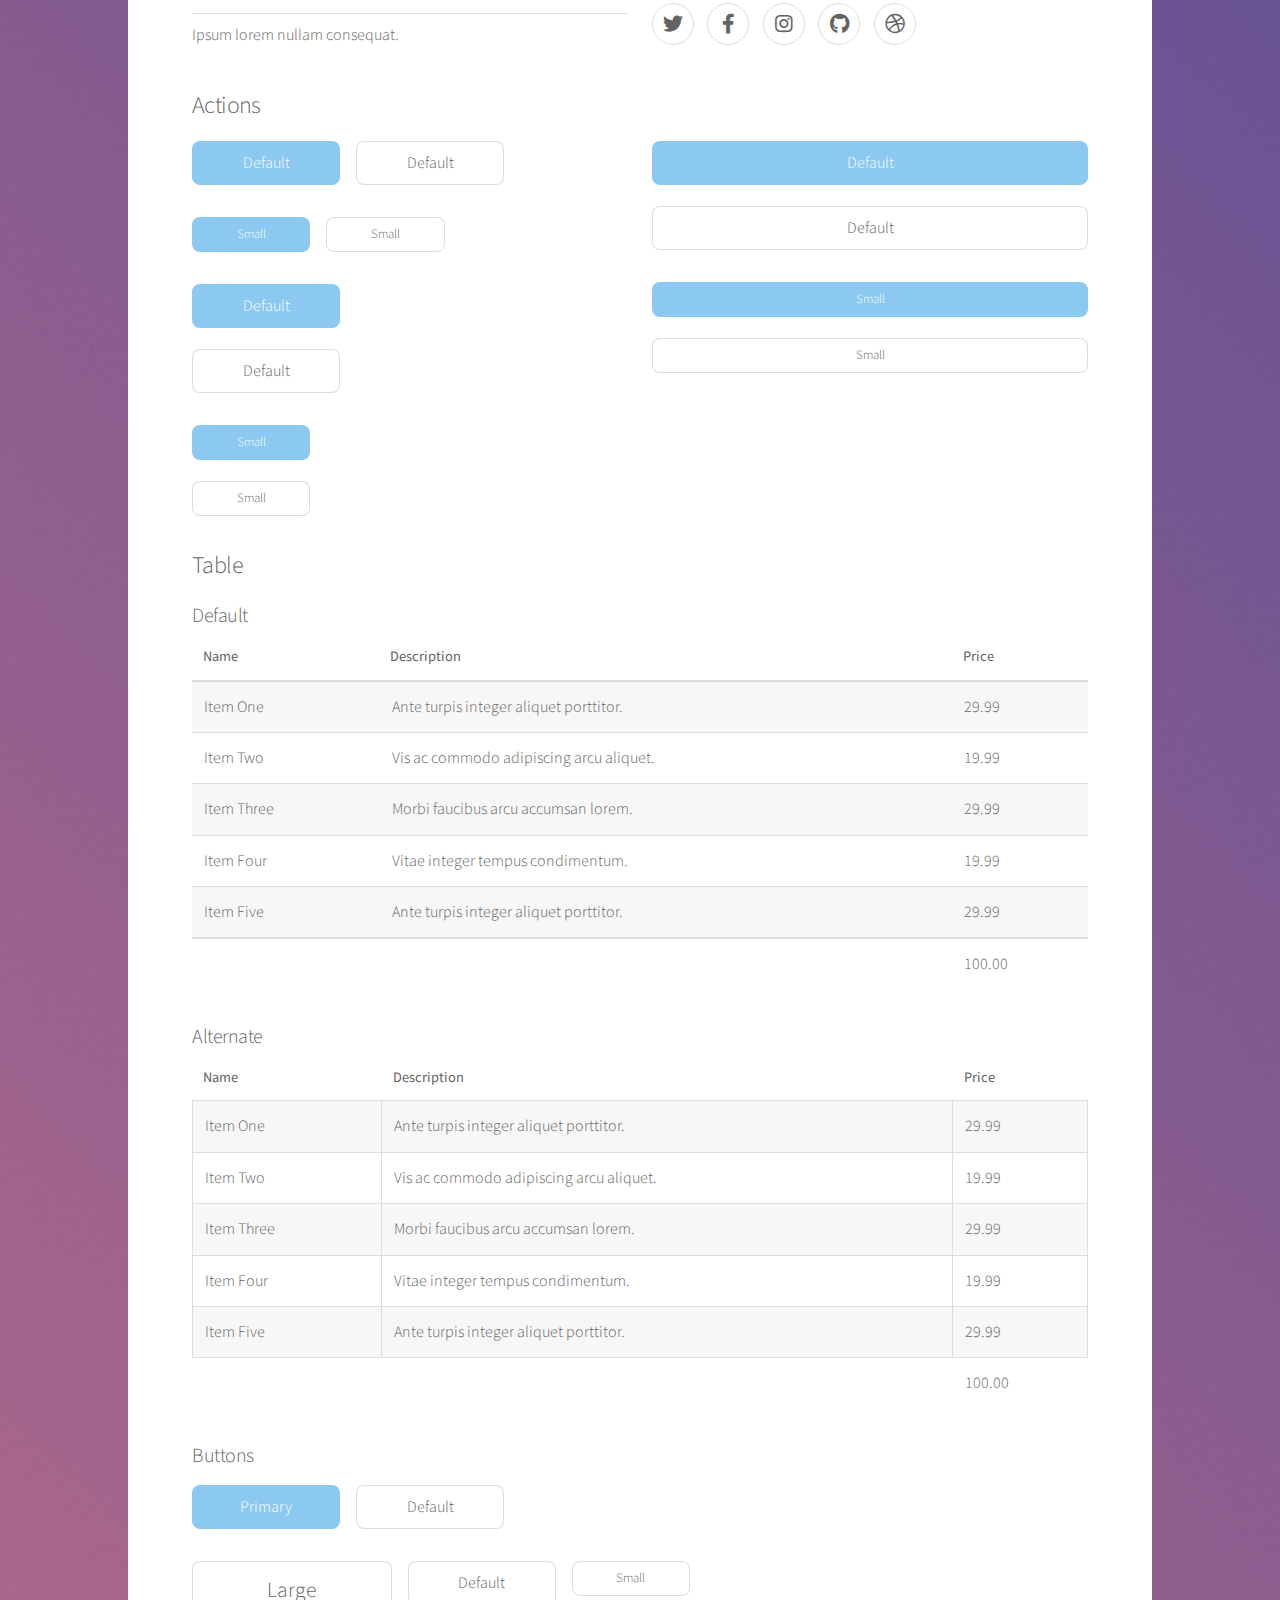
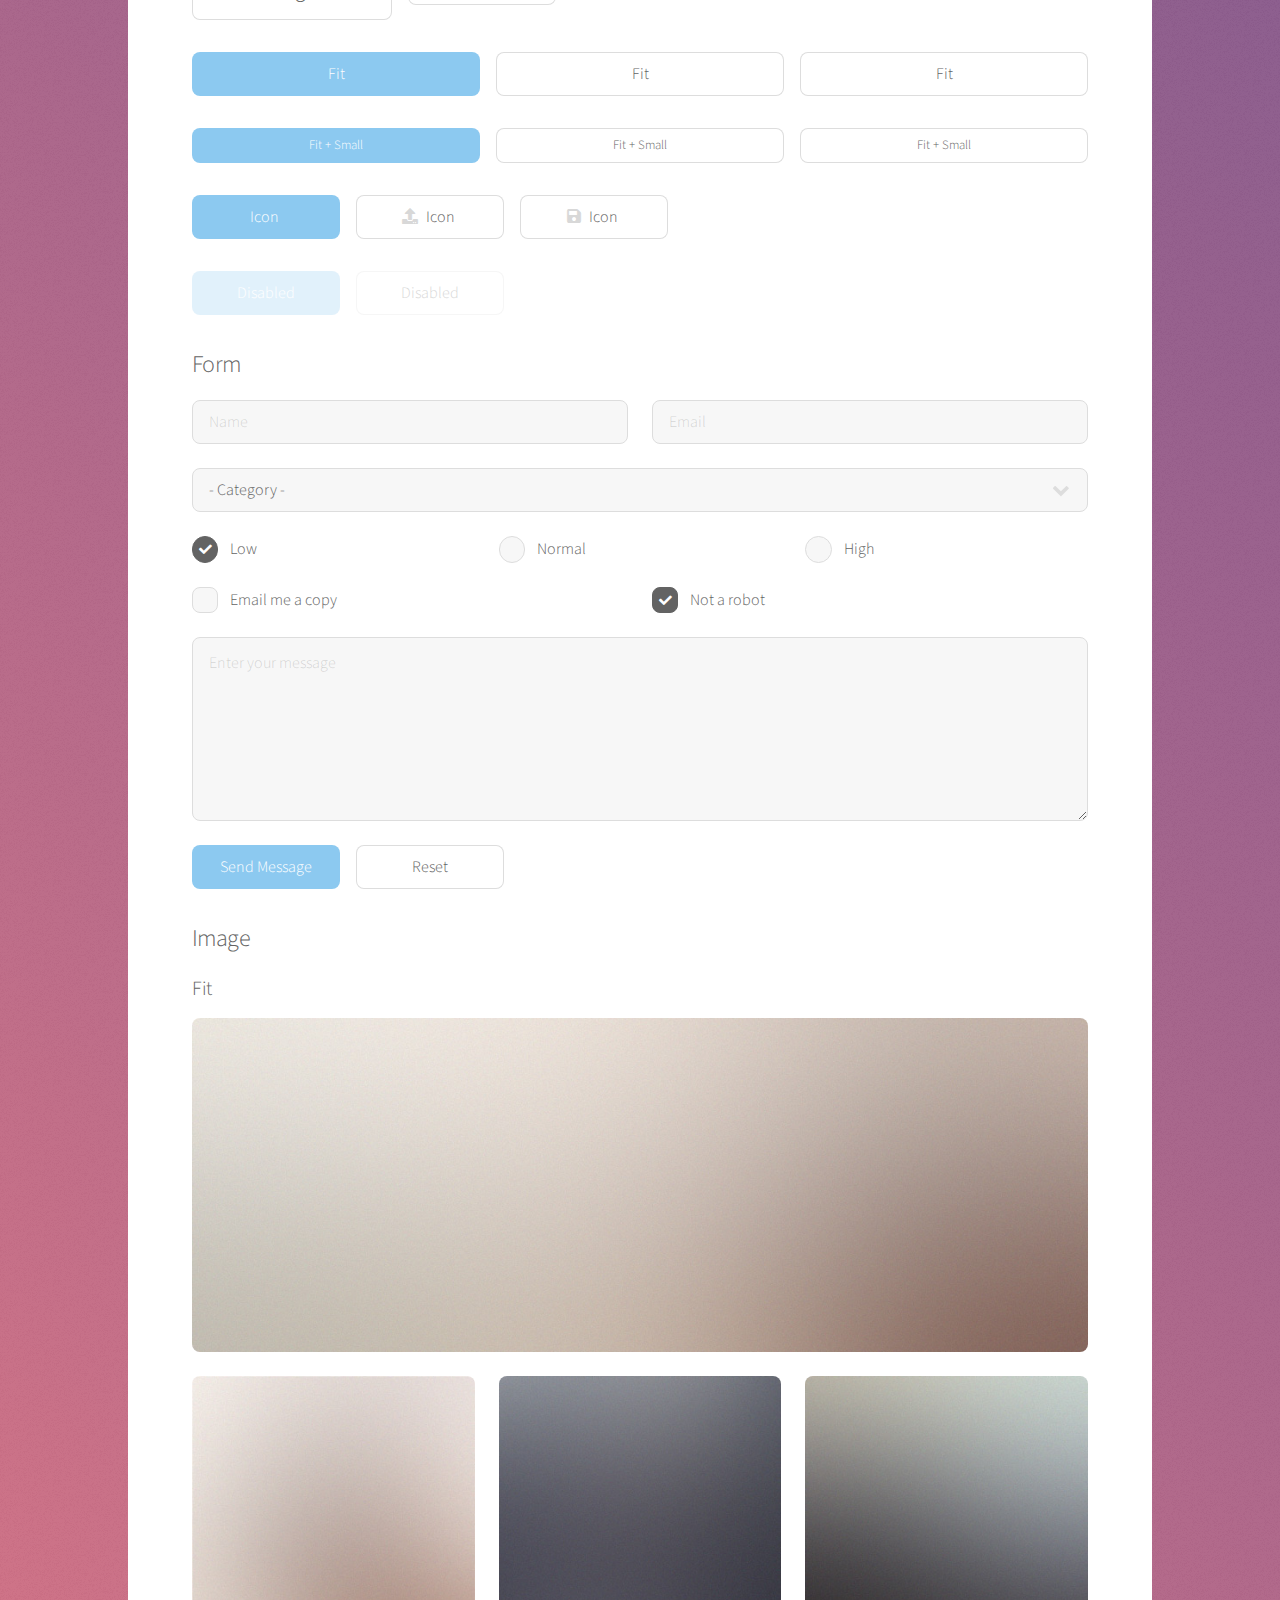
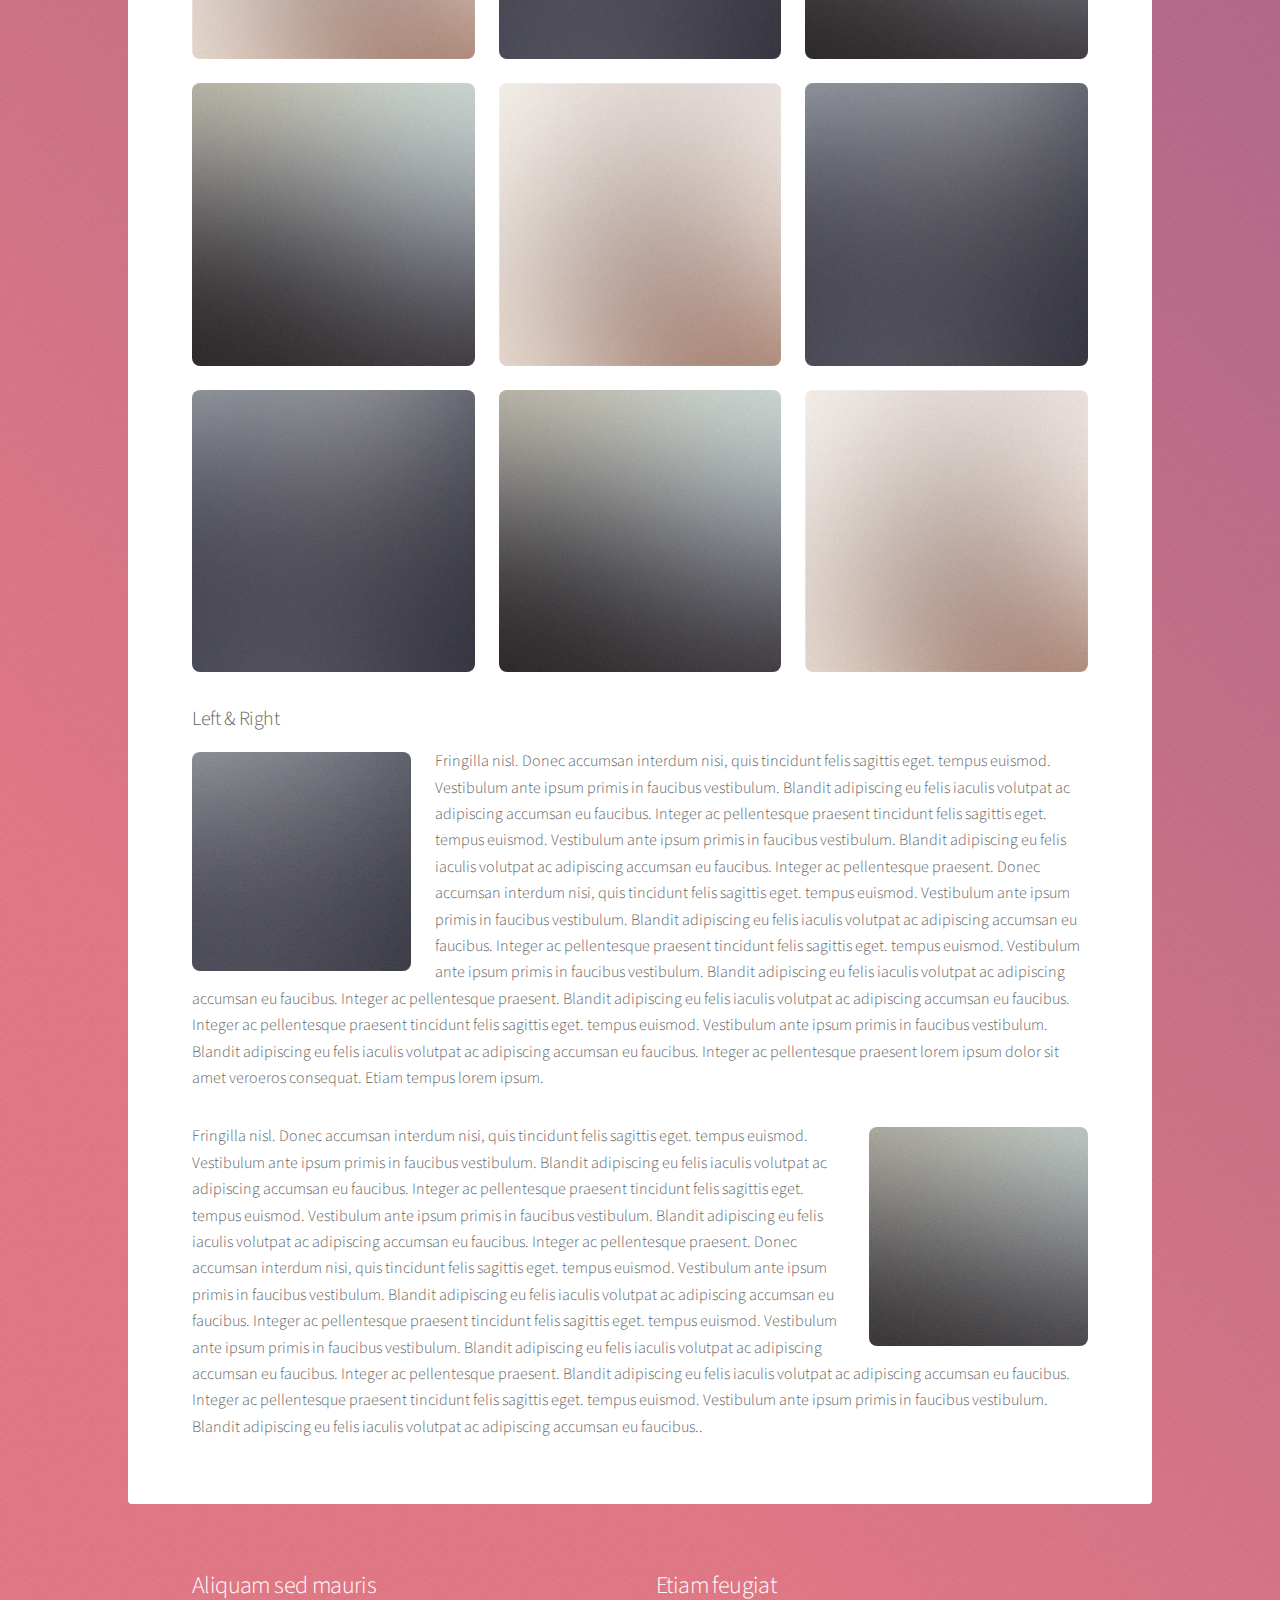
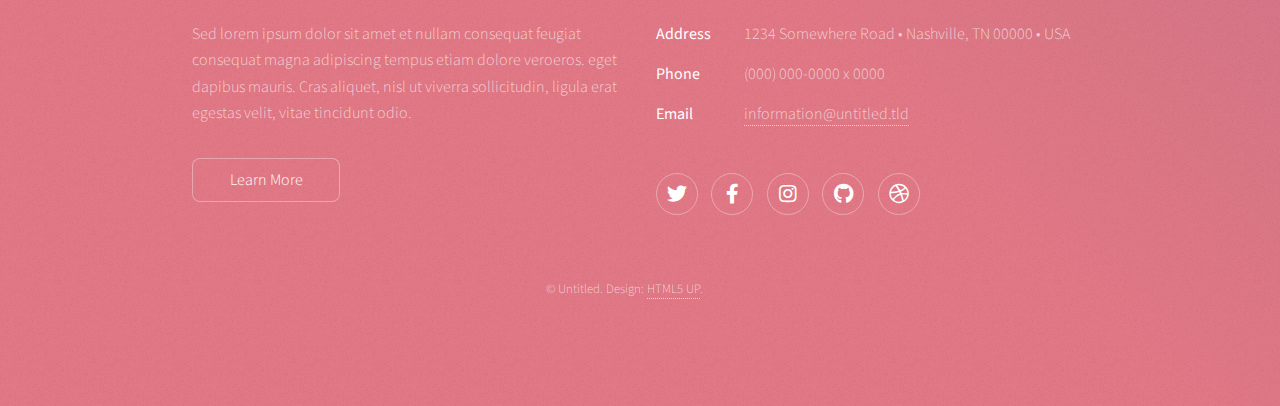
<file: Benford/elements.html>
<!DOCTYPE HTML>
<!--
	Stellar by HTML5 UP
	html5up.net | @ajlkn
	Free for personal and commercial use under the CCA 3.0 license (html5up.net/license)
-->
<html>
	<head>
		<title>Elements - Stellar by HTML5 UP</title>
		<meta charset="utf-8" />
		<meta name="viewport" content="width=device-width, initial-scale=1, user-scalable=no" />
		<link rel="stylesheet" href="assets/css/main.css" />
		<noscript><link rel="stylesheet" href="assets/css/noscript.css" /></noscript>
	</head>
	<body class="is-preload">

		<!-- Wrapper -->
			<div id="wrapper">

				<!-- Header -->
					<header id="header">
						<h1>Elements</h1>
						<p>Ipsum dolor sit amet nullam</p>
					</header>

				<!-- Main -->
					<div id="main">

						<!-- Content -->
							<section id="content" class="main">

								<!-- Text -->
									<section>
										<h2>Text</h2>
										<p>This is <b>bold</b> and this is <strong>strong</strong>. This is <i>italic</i> and this is <em>emphasized</em>.
										This is <sup>superscript</sup> text and this is <sub>subscript</sub> text.
										This is <u>underlined</u> and this is code: <code>for (;;) { ... }</code>. Finally, <a href="#">this is a link</a>.</p>
										<hr />
										<p>Nunc lacinia ante nunc ac lobortis. Interdum adipiscing gravida odio porttitor sem non mi integer non faucibus ornare mi ut ante amet placerat aliquet. Volutpat eu sed ante lacinia sapien lorem accumsan varius montes viverra nibh in adipiscing blandit tempus accumsan.</p>
										<hr />
										<h2>Heading Level 2</h2>
										<h3>Heading Level 3</h3>
										<h4>Heading Level 4</h4>
										<hr />
										<h3>Blockquote</h3>
										<blockquote>Fringilla nisl. Donec accumsan interdum nisi, quis tincidunt felis sagittis eget tempus euismod. Vestibulum ante ipsum primis in faucibus vestibulum. Blandit adipiscing eu felis iaculis volutpat ac adipiscing accumsan faucibus. Vestibulum ante ipsum primis in faucibus lorem ipsum dolor sit amet nullam adipiscing eu felis.</blockquote>
										<h3>Preformatted</h3>
										<pre><code>i = 0;

while (!deck.isInOrder()) {
    print 'Iteration ' + i;
    deck.shuffle();
    i++;
}

print 'It took ' + i + ' iterations to sort the deck.';</code></pre>
									</section>

								<!-- Lists -->
									<section>
										<h2>Lists</h2>
										<div class="row">
											<div class="col-6 col-12-medium">
												<h3>Unordered</h3>
												<ul>
													<li>Dolor pulvinar magna etiam.</li>
													<li>Sagittis sed lorem adipiscing.</li>
													<li>Felis enim etiam feugiat.</li>
													<li>Ipsum lorem nullam consequat.</li>
												</ul>
												<h3>Alternate</h3>
												<ul class="alt">
													<li>Dolor pulvinar magna etiam.</li>
													<li>Sagittis sed lorem adipiscing.</li>
													<li>Felis enim etiam feugiat.</li>
													<li>Ipsum lorem nullam consequat.</li>
												</ul>
											</div>
											<div class="col-6 col-12-medium">
												<h3>Ordered</h3>
												<ol>
													<li>Dolor pulvinar etiam.</li>
													<li>Etiam vel felis viverra.</li>
													<li>Felis enim feugiat.</li>
													<li>Dolor pulvinar etiam.</li>
													<li>Etiam vel felis lorem.</li>
													<li>Felis enim et feugiat.</li>
												</ol>
												<h3>Icons</h3>
												<ul class="icons">
													<li><a href="#" class="icon brands fa-twitter"><span class="label">Twitter</span></a></li>
													<li><a href="#" class="icon brands fa-facebook-f"><span class="label">Facebook</span></a></li>
													<li><a href="#" class="icon brands fa-instagram"><span class="label">Instagram</span></a></li>
													<li><a href="#" class="icon brands fa-github"><span class="label">GitHub</span></a></li>
													<li><a href="#" class="icon brands fa-dribbble"><span class="label">Dribbble</span></a></li>
												</ul>
												<ul class="icons">
													<li><a href="#" class="icon brands alt fa-twitter"><span class="label">Twitter</span></a></li>
													<li><a href="#" class="icon brands alt fa-facebook-f"><span class="label">Facebook</span></a></li>
													<li><a href="#" class="icon brands alt fa-instagram"><span class="label">Instagram</span></a></li>
													<li><a href="#" class="icon brands alt fa-github"><span class="label">GitHub</span></a></li>
													<li><a href="#" class="icon brands alt fa-dribbble"><span class="label">Dribbble</span></a></li>
												</ul>
											</div>
										</div>
										<h2>Actions</h2>
										<div class="row">
											<div class="col-6 col-12-medium">
												<ul class="actions">
													<li><a href="#" class="button primary">Default</a></li>
													<li><a href="#" class="button">Default</a></li>
												</ul>
												<ul class="actions small">
													<li><a href="#" class="button primary small">Small</a></li>
													<li><a href="#" class="button small">Small</a></li>
												</ul>
												<ul class="actions stacked">
													<li><a href="#" class="button primary">Default</a></li>
													<li><a href="#" class="button">Default</a></li>
												</ul>
												<ul class="actions stacked">
													<li><a href="#" class="button primary small">Small</a></li>
													<li><a href="#" class="button small">Small</a></li>
												</ul>
											</div>
											<div class="col-6 col-12-medium">
												<ul class="actions stacked">
													<li><a href="#" class="button primary fit">Default</a></li>
													<li><a href="#" class="button fit">Default</a></li>
												</ul>
												<ul class="actions stacked">
													<li><a href="#" class="button primary small fit">Small</a></li>
													<li><a href="#" class="button small fit">Small</a></li>
												</ul>
											</div>
										</div>
									</section>

								<!-- Table -->
									<section>
										<h2>Table</h2>
										<h3>Default</h3>
										<div class="table-wrapper">
											<table>
												<thead>
													<tr>
														<th>Name</th>
														<th>Description</th>
														<th>Price</th>
													</tr>
												</thead>
												<tbody>
													<tr>
														<td>Item One</td>
														<td>Ante turpis integer aliquet porttitor.</td>
														<td>29.99</td>
													</tr>
													<tr>
														<td>Item Two</td>
														<td>Vis ac commodo adipiscing arcu aliquet.</td>
														<td>19.99</td>
													</tr>
													<tr>
														<td>Item Three</td>
														<td> Morbi faucibus arcu accumsan lorem.</td>
														<td>29.99</td>
													</tr>
													<tr>
														<td>Item Four</td>
														<td>Vitae integer tempus condimentum.</td>
														<td>19.99</td>
													</tr>
													<tr>
														<td>Item Five</td>
														<td>Ante turpis integer aliquet porttitor.</td>
														<td>29.99</td>
													</tr>
												</tbody>
												<tfoot>
													<tr>
														<td colspan="2"></td>
														<td>100.00</td>
													</tr>
												</tfoot>
											</table>
										</div>

										<h3>Alternate</h3>
										<div class="table-wrapper">
											<table class="alt">
												<thead>
													<tr>
														<th>Name</th>
														<th>Description</th>
														<th>Price</th>
													</tr>
												</thead>
												<tbody>
													<tr>
														<td>Item One</td>
														<td>Ante turpis integer aliquet porttitor.</td>
														<td>29.99</td>
													</tr>
													<tr>
														<td>Item Two</td>
														<td>Vis ac commodo adipiscing arcu aliquet.</td>
														<td>19.99</td>
													</tr>
													<tr>
														<td>Item Three</td>
														<td> Morbi faucibus arcu accumsan lorem.</td>
														<td>29.99</td>
													</tr>
													<tr>
														<td>Item Four</td>
														<td>Vitae integer tempus condimentum.</td>
														<td>19.99</td>
													</tr>
													<tr>
														<td>Item Five</td>
														<td>Ante turpis integer aliquet porttitor.</td>
														<td>29.99</td>
													</tr>
												</tbody>
												<tfoot>
													<tr>
														<td colspan="2"></td>
														<td>100.00</td>
													</tr>
												</tfoot>
											</table>
										</div>
									</section>

								<!-- Buttons -->
									<section>
										<h3>Buttons</h3>
										<ul class="actions">
											<li><a href="#" class="button primary">Primary</a></li>
											<li><a href="#" class="button">Default</a></li>
										</ul>
										<ul class="actions">
											<li><a href="#" class="button large">Large</a></li>
											<li><a href="#" class="button">Default</a></li>
											<li><a href="#" class="button small">Small</a></li>
										</ul>
										<ul class="actions fit">
											<li><a href="#" class="button primary fit">Fit</a></li>
											<li><a href="#" class="button fit">Fit</a></li>
											<li><a href="#" class="button fit">Fit</a></li>
										</ul>
										<ul class="actions fit small">
											<li><a href="#" class="button primary fit small">Fit + Small</a></li>
											<li><a href="#" class="button fit small">Fit + Small</a></li>
											<li><a href="#" class="button fit small">Fit + Small</a></li>
										</ul>
										<ul class="actions">
											<li><a href="#" class="button primary icon solidfa-download">Icon</a></li>
											<li><a href="#" class="button icon solid fa-upload">Icon</a></li>
											<li><a href="#" class="button icon solid fa-save">Icon</a></li>
										</ul>
										<ul class="actions">
											<li><span class="button primary disabled">Disabled</span></li>
											<li><span class="button disabled">Disabled</span></li>
										</ul>
									</section>

								<!-- Form -->
									<section>
										<h2>Form</h2>
										<form method="post" action="#">
											<div class="row gtr-uniform">
												<div class="col-6 col-12-xsmall">
													<input type="text" name="demo-name" id="demo-name" value="" placeholder="Name" />
												</div>
												<div class="col-6 col-12-xsmall">
													<input type="email" name="demo-email" id="demo-email" value="" placeholder="Email" />
												</div>
												<div class="col-12">
													<select name="demo-category" id="demo-category">
														<option value="">- Category -</option>
														<option value="1">Manufacturing</option>
														<option value="1">Shipping</option>
														<option value="1">Administration</option>
														<option value="1">Human Resources</option>
													</select>
												</div>
												<div class="col-4 col-12-small">
													<input type="radio" id="demo-priority-low" name="demo-priority" checked>
													<label for="demo-priority-low">Low</label>
												</div>
												<div class="col-4 col-12-small">
													<input type="radio" id="demo-priority-normal" name="demo-priority">
													<label for="demo-priority-normal">Normal</label>
												</div>
												<div class="col-4 col-12-small">
													<input type="radio" id="demo-priority-high" name="demo-priority">
													<label for="demo-priority-high">High</label>
												</div>
												<div class="col-6 col-12-small">
													<input type="checkbox" id="demo-copy" name="demo-copy">
													<label for="demo-copy">Email me a copy</label>
												</div>
												<div class="col-6 col-12-small">
													<input type="checkbox" id="demo-human" name="demo-human" checked>
													<label for="demo-human">Not a robot</label>
												</div>
												<div class="col-12">
													<textarea name="demo-message" id="demo-message" placeholder="Enter your message" rows="6"></textarea>
												</div>
												<div class="col-12">
													<ul class="actions">
														<li><input type="submit" value="Send Message" class="primary" /></li>
														<li><input type="reset" value="Reset" /></li>
													</ul>
												</div>
											</div>
										</form>
									</section>

								<!-- Image -->
									<section>
										<h2>Image</h2>
										<h3>Fit</h3>
										<div class="box alt">
											<div class="row gtr-uniform">
												<div class="col-12"><span class="image fit"><img src="images/pic04.jpg" alt="" /></span></div>
												<div class="col-4"><span class="image fit"><img src="images/pic01.jpg" alt="" /></span></div>
												<div class="col-4"><span class="image fit"><img src="images/pic02.jpg" alt="" /></span></div>
												<div class="col-4"><span class="image fit"><img src="images/pic03.jpg" alt="" /></span></div>
												<div class="col-4"><span class="image fit"><img src="images/pic03.jpg" alt="" /></span></div>
												<div class="col-4"><span class="image fit"><img src="images/pic01.jpg" alt="" /></span></div>
												<div class="col-4"><span class="image fit"><img src="images/pic02.jpg" alt="" /></span></div>
												<div class="col-4"><span class="image fit"><img src="images/pic02.jpg" alt="" /></span></div>
												<div class="col-4"><span class="image fit"><img src="images/pic03.jpg" alt="" /></span></div>
												<div class="col-4"><span class="image fit"><img src="images/pic01.jpg" alt="" /></span></div>
											</div>
										</div>
										<h3>Left &amp; Right</h3>
										<p><span class="image left"><img src="images/pic05.jpg" alt="" /></span>Fringilla nisl. Donec accumsan interdum nisi, quis tincidunt felis sagittis eget. tempus euismod. Vestibulum ante ipsum primis in faucibus vestibulum. Blandit adipiscing eu felis iaculis volutpat ac adipiscing accumsan eu faucibus. Integer ac pellentesque praesent tincidunt felis sagittis eget. tempus euismod. Vestibulum ante ipsum primis in faucibus vestibulum. Blandit adipiscing eu felis iaculis volutpat ac adipiscing accumsan eu faucibus. Integer ac pellentesque praesent. Donec accumsan interdum nisi, quis tincidunt felis sagittis eget. tempus euismod. Vestibulum ante ipsum primis in faucibus vestibulum. Blandit adipiscing eu felis iaculis volutpat ac adipiscing accumsan eu faucibus. Integer ac pellentesque praesent tincidunt felis sagittis eget. tempus euismod. Vestibulum ante ipsum primis in faucibus vestibulum. Blandit adipiscing eu felis iaculis volutpat ac adipiscing accumsan eu faucibus. Integer ac pellentesque praesent. Blandit adipiscing eu felis iaculis volutpat ac adipiscing accumsan eu faucibus. Integer ac pellentesque praesent tincidunt felis sagittis eget. tempus euismod. Vestibulum ante ipsum primis in faucibus vestibulum. Blandit adipiscing eu felis iaculis volutpat ac adipiscing accumsan eu faucibus. Integer ac pellentesque praesent lorem ipsum dolor sit amet veroeros consequat. Etiam tempus lorem ipsum.</p>
										<p><span class="image right"><img src="images/pic06.jpg" alt="" /></span>Fringilla nisl. Donec accumsan interdum nisi, quis tincidunt felis sagittis eget. tempus euismod. Vestibulum ante ipsum primis in faucibus vestibulum. Blandit adipiscing eu felis iaculis volutpat ac adipiscing accumsan eu faucibus. Integer ac pellentesque praesent tincidunt felis sagittis eget. tempus euismod. Vestibulum ante ipsum primis in faucibus vestibulum. Blandit adipiscing eu felis iaculis volutpat ac adipiscing accumsan eu faucibus. Integer ac pellentesque praesent. Donec accumsan interdum nisi, quis tincidunt felis sagittis eget. tempus euismod. Vestibulum ante ipsum primis in faucibus vestibulum. Blandit adipiscing eu felis iaculis volutpat ac adipiscing accumsan eu faucibus. Integer ac pellentesque praesent tincidunt felis sagittis eget. tempus euismod. Vestibulum ante ipsum primis in faucibus vestibulum. Blandit adipiscing eu felis iaculis volutpat ac adipiscing accumsan eu faucibus. Integer ac pellentesque praesent. Blandit adipiscing eu felis iaculis volutpat ac adipiscing accumsan eu faucibus. Integer ac pellentesque praesent tincidunt felis sagittis eget. tempus euismod. Vestibulum ante ipsum primis in faucibus vestibulum. Blandit adipiscing eu felis iaculis volutpat ac adipiscing accumsan eu faucibus..</p>
									</section>

							</section>

					</div>

				<!-- Footer -->
					<footer id="footer">
						<section>
							<h2>Aliquam sed mauris</h2>
							<p>Sed lorem ipsum dolor sit amet et nullam consequat feugiat consequat magna adipiscing tempus etiam dolore veroeros. eget dapibus mauris. Cras aliquet, nisl ut viverra sollicitudin, ligula erat egestas velit, vitae tincidunt odio.</p>
							<ul class="actions">
								<li><a href="#" class="button">Learn More</a></li>
							</ul>
						</section>
						<section>
							<h2>Etiam feugiat</h2>
							<dl class="alt">
								<dt>Address</dt>
								<dd>1234 Somewhere Road &bull; Nashville, TN 00000 &bull; USA</dd>
								<dt>Phone</dt>
								<dd>(000) 000-0000 x 0000</dd>
								<dt>Email</dt>
								<dd><a href="#">information@untitled.tld</a></dd>
							</dl>
							<ul class="icons">
								<li><a href="#" class="icon brands fa-twitter alt"><span class="label">Twitter</span></a></li>
								<li><a href="#" class="icon brands fa-facebook-f alt"><span class="label">Facebook</span></a></li>
								<li><a href="#" class="icon brands fa-instagram alt"><span class="label">Instagram</span></a></li>
								<li><a href="#" class="icon brands fa-github alt"><span class="label">GitHub</span></a></li>
								<li><a href="#" class="icon brands fa-dribbble alt"><span class="label">Dribbble</span></a></li>
							</ul>
						</section>
						<p class="copyright">&copy; Untitled. Design: <a href="https://html5up.net">HTML5 UP</a>.</p>
					</footer>

			</div>

		<!-- Scripts -->
			<script src="assets/js/jquery.min.js"></script>
			<script src="assets/js/jquery.scrollex.min.js"></script>
			<script src="assets/js/jquery.scrolly.min.js"></script>
			<script src="assets/js/browser.min.js"></script>
			<script src="assets/js/breakpoints.min.js"></script>
			<script src="assets/js/util.js"></script>
			<script src="assets/js/main.js"></script>

	</body>
</html>
</file>
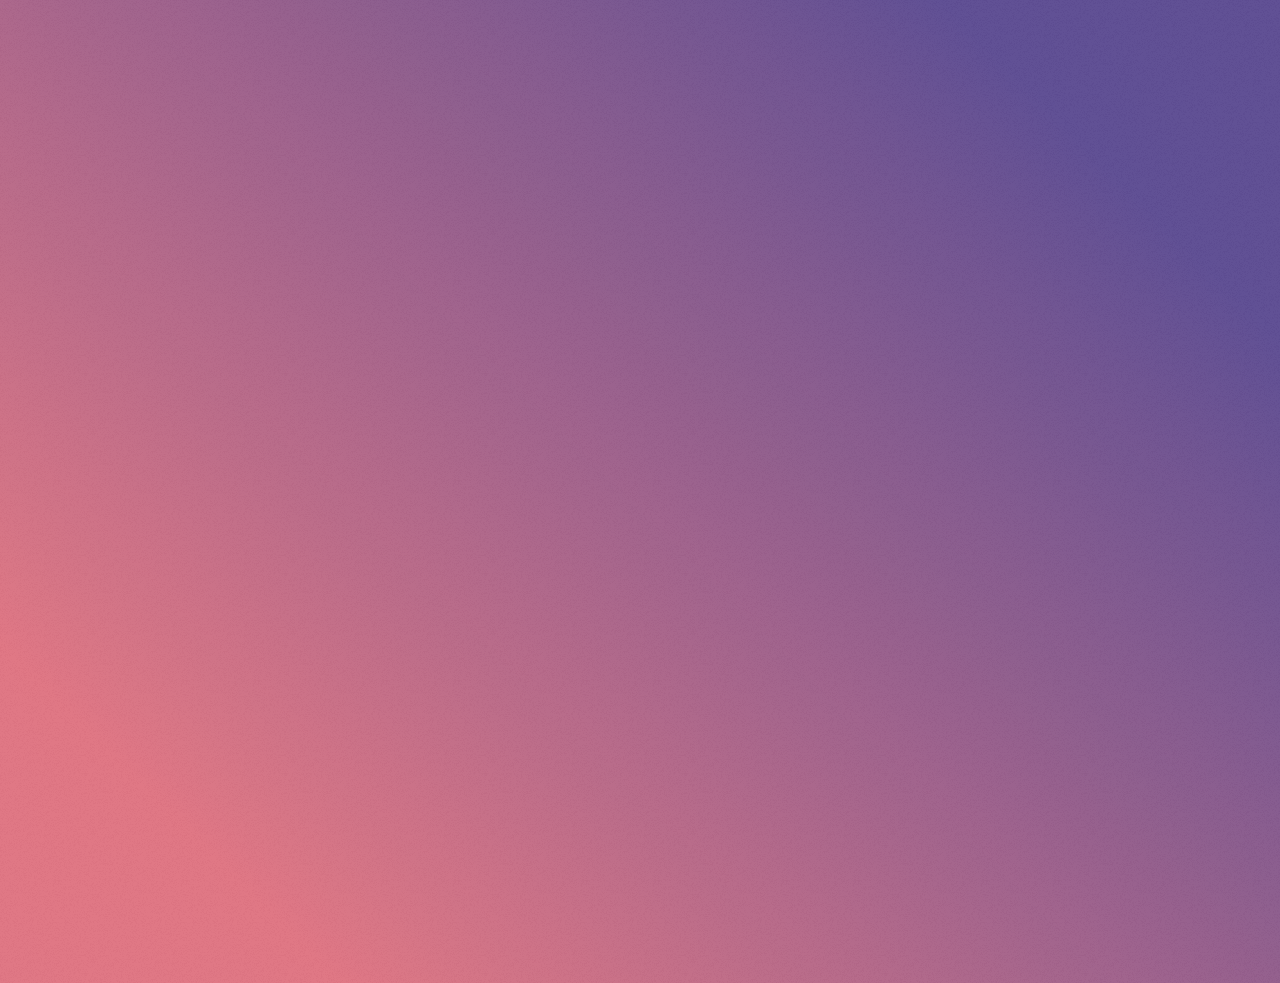
<file: Benford/pdf_view.html>
<!DOCTYPE HTML>

<html>
	<head>
		<title>Benford's Law</title>
		<meta charset="utf-8" />
		<meta name="viewport" content="width=device-width, initial-scale=1, user-scalable=no" />
		<link rel="stylesheet" href="assets/css/main.css" href="styles.css"/>
		<noscript><link rel="stylesheet" href="assets/css/noscript.css" /></noscript>
		<style>
			#myPDF {
				width: 100%;
				height: 975px;
			}
		</style>
	</head>

	<body class="is-preload">
		<iframe id= "myPDF" src = "Benford PDF.pdf" frameborder="0"> </iframe>

		<!-- Scripts -->
			<script src="assets/js/jquery.min.js"></script>
			<script src="assets/js/jquery.scrollex.min.js"></script>
			<script src="assets/js/jquery.scrolly.min.js"></script>
			<script src="assets/js/browser.min.js"></script>
			<script src="assets/js/breakpoints.min.js"></script>
			<script src="assets/js/util.js"></script>
			<script src="assets/js/main.js"></script>

	</body>
</html>
</file>
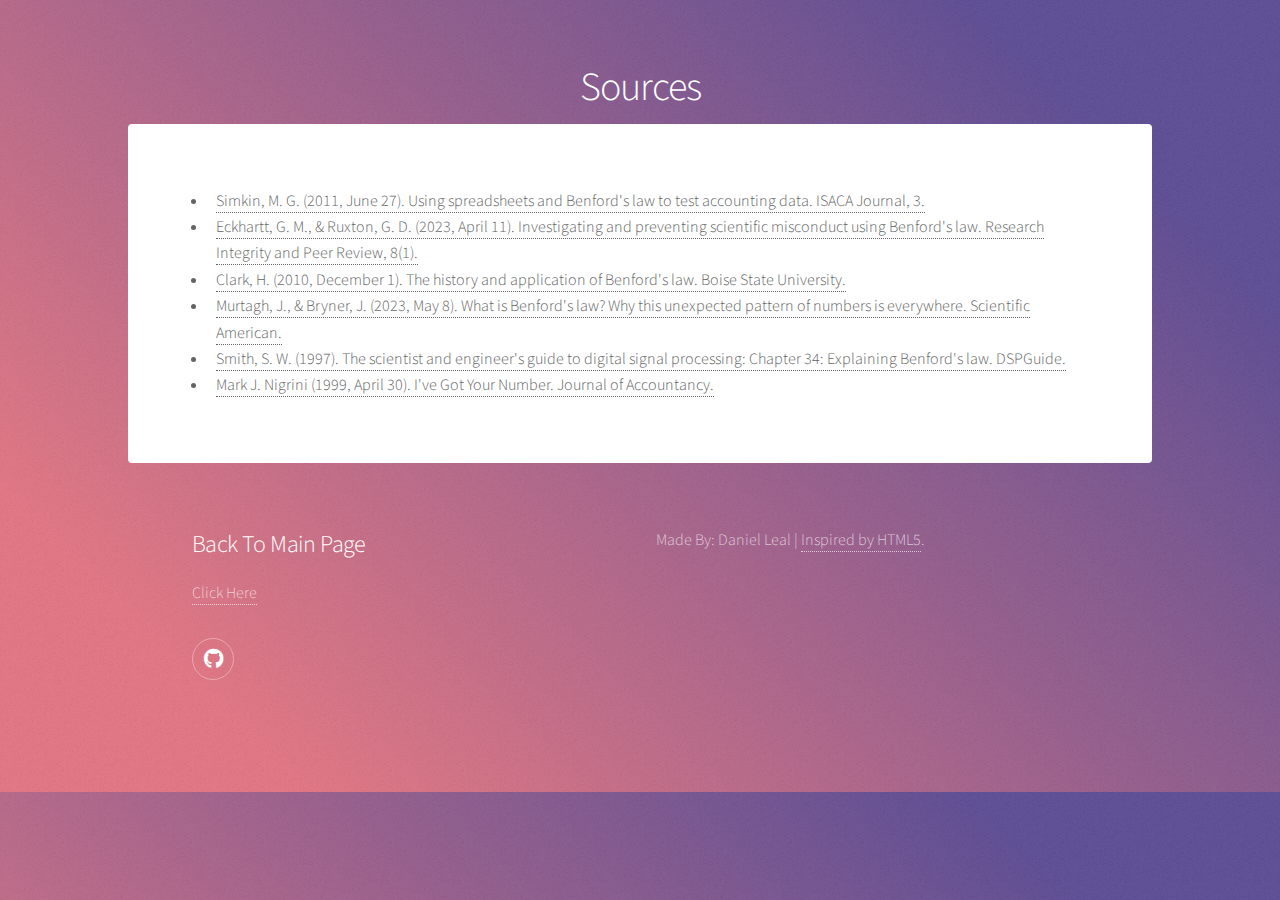
<file: Benford/sources.html>
<!DOCTYPE HTML>

<html>
	<head>
		<title>Sources</title>
		<meta charset="utf-8" />
		<meta name="viewport" content="width=device-width, initial-scale=1, user-scalable=no" />
		<link rel="stylesheet" href="assets/css/main.css" />
		<noscript><link rel="stylesheet" href="assets/css/noscript.css" /></noscript>
	</head>

	<body class="is-preload">

		<!-- Wrapper -->
			<div id="wrapper">

				<!-- Header -->
					<header id="header">
						<h1>Sources</h1>
					</header>

				<!-- Main -->
                <div id="main">

                    <!-- Content -->
                    <section id="content" class="main">
                        <ul>
                            <li>
                                <a href="https://www.isacajournal-digital.org/isacajournal/2011vol3?article_id=1078244&pg=NaN#pgNaN" target="_blank">
                                    Simkin, M. G. (2011, June 27). Using spreadsheets and Benford's law to test accounting data. ISACA Journal, 3.
                                </a>
                            </li>
                            <li>
                                <a href="https://doi.org/10.1186/s41073-022-00126-w" target="_blank">
                                    Eckhartt, G. M., & Ruxton, G. D. (2023, April 11). Investigating and preventing scientific misconduct using Benford's law. Research Integrity and Peer Review, 8(1).
                                </a>
                            </li>
                            <li>
                                <a href="https://scholarworks.boisestate.edu/cgi/viewcontent.cgi?article=1008&context=mss_2020#:~:text=o%20Benford's%20Law%20is%20also,numbers%20as%20a%20leading%20digit.&text=o%20Simon%20Newcomb%20was%20for,decided%20to%20test%20Newcomb's%20theory." target="_blank">
                                    Clark, H. (2010, December 1). The history and application of Benford's law. Boise State University.
                                </a>
                            </li>
                            <li>
                                <a href="https://www.scientificamerican.com/article/what-is-benfords-law-why-this-unexpected-pattern-of-numbers-is-everywhere/" target="_blank">
                                    Murtagh, J., & Bryner, J. (2023, May 8). What is Benford's law? Why this unexpected pattern of numbers is everywhere. Scientific American.
                                </a>
                            </li>
                            <li>
                                <a href="https://www.dspguide.com/pdfbook.htm" target="_blank">
                                    Smith, S. W. (1997). The scientist and engineer's guide to digital signal processing: Chapter 34: Explaining Benford's law. DSPGuide.
                                </a>
                            </li>
                            <li>
                                <a href="https://www.journalofaccountancy.com/issues/1999/may/nigrini.html" target="_blank">
                                    Mark J. Nigrini (1999, April 30). I've Got Your Number. Journal of Accountancy.
                                </a>
                            </li>
                        </ul>
                    </section>

                </div>
				<!-- Footer -->
					<footer id="footer">
					
                        <section>
							<h2>Back To Main Page</h2>
                                <p><a href="index.html"><span class="label">Click Here</span></a></p>
                                 <!-- only have github link probably -->
                                <ul class="icons">
                                    <li><a href="#" class="icon brands fa-github alt"><span class="label">GitHub</span></a></li>
                                </ul>
						</section>


                        <!-- end of page -->
						<p> Made By: Daniel Leal   |   <a href="https://html5up.net">Inspired by HTML5</a>.</p>
					</footer>
			</div>

		<!-- Scripts -->
			<script src="assets/js/jquery.min.js"></script>
			<script src="assets/js/jquery.scrollex.min.js"></script>
			<script src="assets/js/jquery.scrolly.min.js"></script>
			<script src="assets/js/browser.min.js"></script>
			<script src="assets/js/breakpoints.min.js"></script>
			<script src="assets/js/util.js"></script>
			<script src="assets/js/main.js"></script>

	</body>
</html>
</file>
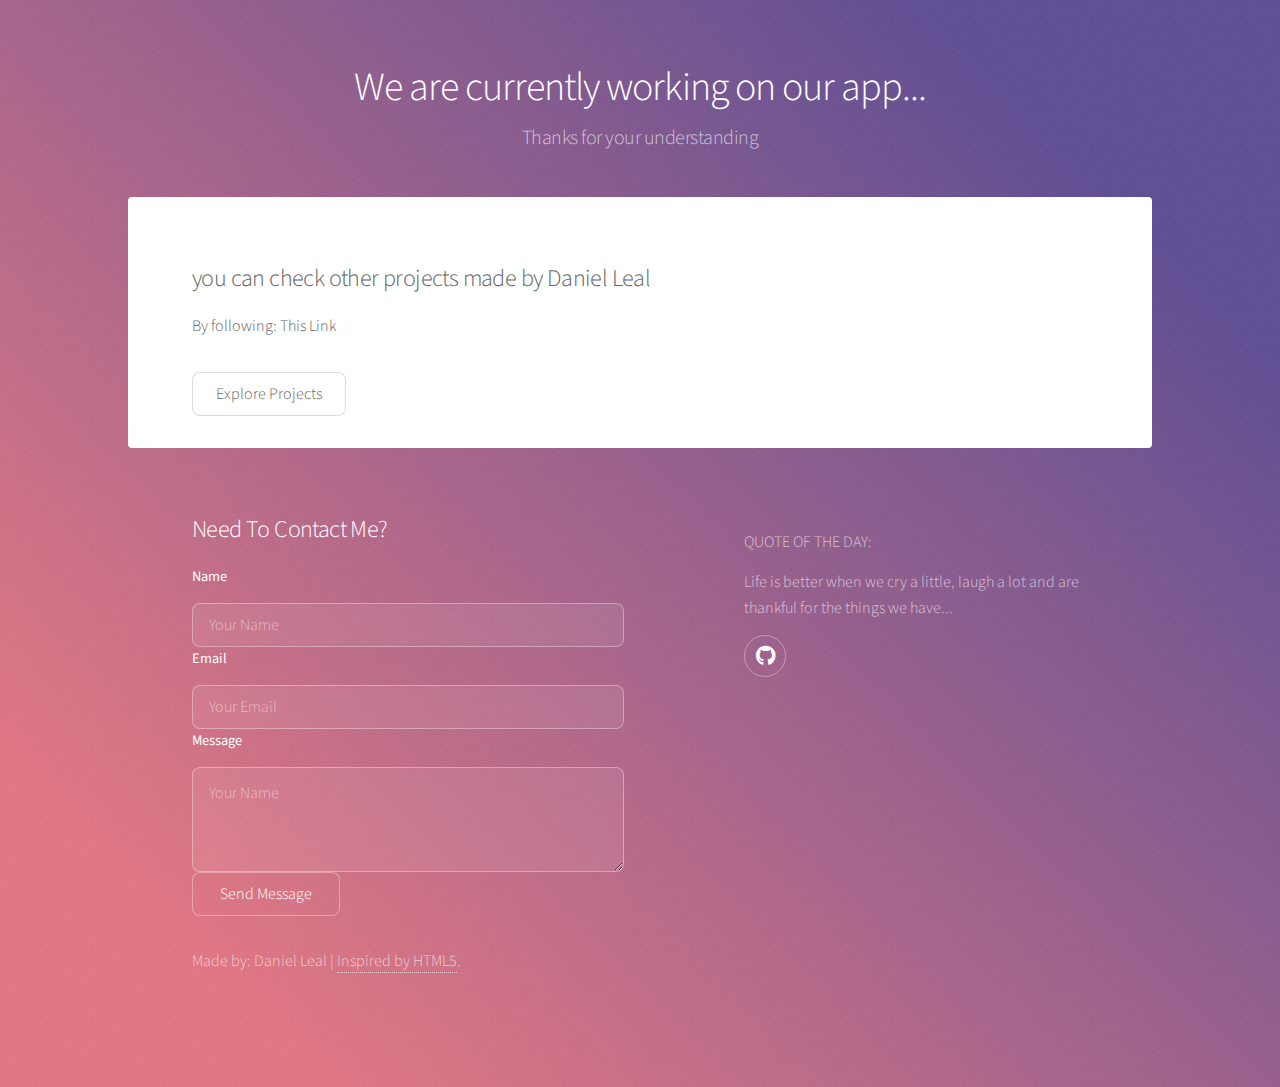
<file: Visual Studio_ Webpage/generic.html>
<!DOCTYPE HTML>

<html>
	<head>
		<title>Install App</title>
		<meta charset="utf-8" />
		<meta name="viewport" content="width=device-width, initial-scale=1, user-scalable=no" />
		<link rel="stylesheet" href="assets/css/main.css" />
		<noscript><link rel="stylesheet" href="assets/css/noscript.css" /></noscript>
	</head>
	<body class="is-preload">

		<!-- Wrapper -->
			<div id="wrapper">

				<!-- Header -->
					<header id="header">
						<h1>We are currently working on our app...</h1>
						<p>Thanks for your understanding</p>
					</header>

				<!-- Main -->
					<div id="main">

						<!-- Content -->
						<section id="content" class="main">
							<h2> you can check other projects made by Daniel Leal</h2>
							<a href="#"> <p> By following: This Link</p> </a>

							<!-- link to project page / Portafolio-->
							<a href="#" class="button">Explore Projects</a>
							</section>
					</div>

				<!-- Footer -->
					<footer id="footer">
						<section>
							<h2>Need To Contact Me? </h2>
						<form action="https://api.web3forms.com/submit" method="POST">
							<input type="hidden" name="access_key" value="9dc154f1-de0e-4bf9-8dac-306aef6af0f5">
							<div class="fields">
								<div class="field">
									<label for="name">Name</label>
									<input type="text" name="name" id="name" placeholder="Your Name" />
								</div>
								<div class="field">
									<label for="email">Email</label>
									<input type="text" name="email" id="email" placeholder="Your Email" />
								</div>
								<div class="field">
									<label for="message">Message</label>
									<textarea name="message" id="message" rows="3" placeholder="Your Name"></textarea>
								</div>
							</div>
							<ul class="actions">
								<li><input type="submit" value="Send Message "  /> </li>
							</ul>
						</form>
					</section>

						<section>
							<h2></h2>
							<dl class="alt">
								<dd> QUOTE OF THE DAY:</dd>
								<dd> Life is better when we cry a little, laugh a lot and are thankful for the things we have...</dd>
								<dd> <a href="https://github.com/dleal2002" class="icon brands fa-github alt"><span class="label">GitHub</span></a> </dd>
							</dl>
						</section>

						<p> Made by: Daniel Leal   |   <a href="https://html5Sup.net">Inspired by HTML5</a>.</p>
					</footer>

			</div>

		<!-- Scripts -->
			<script src="assets/js/jquery.min.js"></script>
			<script src="assets/js/jquery.scrollex.min.js"></script>
			<script src="assets/js/jquery.scrolly.min.js"></script>
			<script src="assets/js/browser.min.js"></script>
			<script src="assets/js/breakpoints.min.js"></script>
			<script src="assets/js/util.js"></script>
			<script src="assets/js/main.js"></script>

	</body>
</html>
</file>
<file: Benford/assets/css/noscript.css>
/*
	Stellar by HTML5 UP
	html5up.net | @ajlkn
	Free for personal and commercial use under the CCA 3.0 license (html5up.net/license)
*/

/* Header */

	body.is-preload #header.alt > * {
		opacity: 1;
	}

	body.is-preload #header.alt .logo {
		-moz-transform: none;
		-webkit-transform: none;
		-ms-transform: none;
		transform: none;
	}
</file>
<file: Visual Studio_ Webpage/assets/css/noscript.css>
/*
	Stellar by HTML5 UP
	html5up.net | @ajlkn
	Free for personal and commercial use under the CCA 3.0 license (html5up.net/license)
*/

/* Header */

	body.is-preload #header.alt > * {
		opacity: 1;
	}

	body.is-preload #header.alt .logo {
		-moz-transform: none;
		-webkit-transform: none;
		-ms-transform: none;
		transform: none;
	}
</file>
<file: Benford/assets/css/main.css>
@import url(fontawesome-all.min.css);
@import 'https://fonts.googleapis.com/css?family=Source+Sans+Pro:300,400';

/*
	Stellar by HTML5 UP
	html5up.net | @ajlkn
	Free for personal and commercial use under the CCA 3.0 license (html5up.net/license)
*/

html, body, div, span, applet, object,
iframe, h1, h2, h3, h4, h5, h6, p, blockquote,
pre, a, abbr, acronym, address, big, cite,
code, del, dfn, em, img, ins, kbd, q, s, samp,
small, strike, strong, sub, sup, tt, var, b,
u, i, center, dl, dt, dd, ol, ul, li, fieldset,
form, label, legend, table, caption, tbody,
tfoot, thead, tr, th, td, article, aside,
canvas, details, embed, figure, figcaption,
footer, header, hgroup, menu, nav, output, ruby,
section, summary, time, mark, audio, video {
	margin: 0;
	padding: 0;
	border: 0;
	font-size: 100%;
	font: inherit;
	vertical-align: baseline;}

article, aside, details, figcaption, figure,
footer, header, hgroup, menu, nav, section {
	display: block;}

body {
	line-height: 1;
}

ol, ul {
	list-style: none;
}

blockquote, q {
	quotes: none;
}

	blockquote:before, blockquote:after, q:before, q:after {
		content: '';
		content: none;
	}

table {
	border-collapse: collapse;
	border-spacing: 0;
}

body {
	-webkit-text-size-adjust: none;
}

mark {
	background-color: transparent;
	color: inherit;
}

input::-moz-focus-inner {
	border: 0;
	padding: 0;
}

input, select, textarea {
	-moz-appearance: none;
	-webkit-appearance: none;
	-ms-appearance: none;
	appearance: none;
}

/* Basic */

	@-ms-viewport {
		width: device-width;
	}

	body {
		-ms-overflow-style: scrollbar;
	}

	@media screen and (max-width: 480px) {

		html, body {
			min-width: 320px;
		}

	}

	html {
		box-sizing: border-box;
	}

	*, *:before, *:after {
		box-sizing: inherit;
	}

	body {
		background-color: #935d8c;
		background-image: url("images/overlay.png"), -moz-linear-gradient(45deg, #e37682 15%, #5f4d93 85%);
		background-image: url("images/overlay.png"), -webkit-linear-gradient(45deg, #e37682 15%, #5f4d93 85%);
		background-image: url("images/overlay.png"), -ms-linear-gradient(45deg, #e37682 15%, #5f4d93 85%);
		background-image: url("images/overlay.png"), linear-gradient(45deg, #e37682 15%, #5f4d93 85%);
	}

		body.is-preload *, body.is-preload *:before, body.is-preload *:after {
			-moz-animation: none !important;
			-webkit-animation: none !important;
			-ms-animation: none !important;
			animation: none !important;
			-moz-transition: none !important;
			-webkit-transition: none !important;
			-ms-transition: none !important;
			transition: none !important;
		}

/* Type */

	body {
		background-color: #935d8c;
		color: rgba(255, 255, 255, 0.65);
	}

	body, input, select, textarea {
		font-family: "Source Sans Pro", Helvetica, sans-serif;
		font-size: 17pt;
		font-weight: 300;
		line-height: 1.65;
	}

		@media screen and (max-width: 1680px) {

			body, input, select, textarea {
				font-size: 14pt;
			}

		}

		@media screen and (max-width: 1280px) {

			body, input, select, textarea {
				font-size: 12pt;
			}

		}

		@media screen and (max-width: 360px) {

			body, input, select, textarea {
				font-size: 11pt;
			}

		}

	a {
		-moz-transition: color 0.2s ease, border-bottom 0.2s ease;
		-webkit-transition: color 0.2s ease, border-bottom 0.2s ease;
		-ms-transition: color 0.2s ease, border-bottom 0.2s ease;
		transition: color 0.2s ease, border-bottom 0.2s ease;
		text-decoration: none;
		border-bottom: dotted 1px;
		color: inherit;
	}

		a:hover {
			border-bottom-color: transparent;
		}

	strong, b {
		font-weight: 400;
	}

	em, i {
		font-style: italic;
	}

	p {
		margin: 0 0 2em 0;
	}

		p.content {
			-moz-columns: 20em 2;
			-webkit-columns: 20em 2;
			-ms-columns: 20em 2;
			columns: 20em 2;
			-moz-column-gap: 2em;
			-webkit-column-gap: 2em;
			-ms-column-gap: 2em;
			column-gap: 2em;
			text-align: justify;
		}

	h1, h2, h3, h4, h5, h6 {
		font-weight: 300;
		line-height: 1.5;
		margin: 0 0 0.7em 0;
		letter-spacing: -0.025em;
	}

		h1 a, h2 a, h3 a, h4 a, h5 a, h6 a {
			color: inherit;
			text-decoration: none;
		}

	h1 {
		font-size: 2.5em;
		line-height: 1.2;
	}

	h2 {
		font-size: 1.5em;
	}

	h3 {
		font-size: 1.25em;
	}

	h4 {
		font-size: 1.1em;
	}

	h5 {
		font-size: 0.9em;
	}

	h6 {
		font-size: 0.7em;
	}

	@media screen and (max-width: 736px) {

		h1 {
			font-size: 2em;
		}

	}

	sub {
		font-size: 0.8em;
		position: relative;
		top: 0.5em;
	}

	sup {
		font-size: 0.8em;
		position: relative;
		top: -0.5em;
	}

	blockquote {
		border-left: solid 4px;
		font-style: italic;
		margin: 0 0 2em 0;
		padding: 0.5em 0 0.5em 2em;
	}

	code {
		border-radius: 8px;
		border: solid 1px;
		font-family: "Courier New", monospace;
		font-size: 0.9em;
		margin: 0 0.25em;
		padding: 0.25em 0.65em;
	}

	pre {
		-webkit-overflow-scrolling: touch;
		font-family: "Courier New", monospace;
		font-size: 0.9em;
		margin: 0 0 2em 0;
	}

		pre code {
			display: block;
			line-height: 1.75;
			padding: 1em 1.5em;
			overflow-x: auto;
		}

	hr {
		border: 0;
		border-bottom: solid 1px;
		margin: 2em 0;
	}

		hr.major {
			margin: 3em 0;
		}

	.align-left {
		text-align: left;
	}

	.align-center {
		text-align: center;
	}

	.align-right {
		text-align: right;
	}

	input, select, textarea {
		color: #ffffff;
	}

	a:hover {
		color: #ffffff;
	}

	strong, b {
		color: #ffffff;
	}

	h1, h2, h3, h4, h5, h6 {
		color: #ffffff;
	}

	blockquote {
		border-left-color: rgba(255, 255, 255, 0.35);
	}

	code {
		background: rgba(255, 255, 255, 0.075);
		border-color: rgba(255, 255, 255, 0.35);
	}

	hr {
		border-bottom-color: rgba(255, 255, 255, 0.35);
	}

/* Row */

	.row {
		display: flex;
		flex-wrap: wrap;
		box-sizing: border-box;
		align-items: stretch;
	}

		.row > * {
			box-sizing: border-box;
		}

		.row.gtr-uniform > * > :last-child {
			margin-bottom: 0;
		}

		.row.aln-left {
			justify-content: flex-start;
		}

		.row.aln-center {
			justify-content: center;
		}

		.row.aln-right {
			justify-content: flex-end;
		}

		.row.aln-top {
			align-items: flex-start;
		}

		.row.aln-middle {
			align-items: center;
		}

		.row.aln-bottom {
			align-items: flex-end;
		}

		.row > .imp {
			order: -1;
		}

		.row > .col-1 {
			width: 8.33333%;
		}

		.row > .off-1 {
			margin-left: 8.33333%;
		}

		.row > .col-2 {
			width: 16.66667%;
		}

		.row > .off-2 {
			margin-left: 16.66667%;
		}

		.row > .col-3 {
			width: 25%;
		}

		.row > .off-3 {
			margin-left: 25%;
		}

		.row > .col-4 {
			width: 33.33333%;
		}

		.row > .off-4 {
			margin-left: 33.33333%;
		}

		.row > .col-5 {
			width: 41.66667%;
		}

		.row > .off-5 {
			margin-left: 41.66667%;
		}

		.row > .col-6 {
			width: 50%;
		}

		.row > .off-6 {
			margin-left: 50%;
		}

		.row > .col-7 {
			width: 58.33333%;
		}

		.row > .off-7 {
			margin-left: 58.33333%;
		}

		.row > .col-8 {
			width: 66.66667%;
		}

		.row > .off-8 {
			margin-left: 66.66667%;
		}

		.row > .col-9 {
			width: 75%;
		}

		.row > .off-9 {
			margin-left: 75%;
		}

		.row > .col-10 {
			width: 83.33333%;
		}

		.row > .off-10 {
			margin-left: 83.33333%;
		}

		.row > .col-11 {
			width: 91.66667%;
		}

		.row > .off-11 {
			margin-left: 91.66667%;
		}

		.row > .col-12 {
			width: 100%;
		}

		.row > .off-12 {
			margin-left: 100%;
		}

		.row.gtr-0 {
			margin-top: 0;
			margin-left: 0em;
		}

			.row.gtr-0 > * {
				padding: 0 0 0 0em;
			}

			.row.gtr-0.gtr-uniform {
				margin-top: 0em;
			}

				.row.gtr-0.gtr-uniform > * {
					padding-top: 0em;
				}

		.row.gtr-25 {
			margin-top: 0;
			margin-left: -0.375em;
		}

			.row.gtr-25 > * {
				padding: 0 0 0 0.375em;
			}

			.row.gtr-25.gtr-uniform {
				margin-top: -0.375em;
			}

				.row.gtr-25.gtr-uniform > * {
					padding-top: 0.375em;
				}

		.row.gtr-50 {
			margin-top: 0;
			margin-left: -0.75em;
		}

			.row.gtr-50 > * {
				padding: 0 0 0 0.75em;
			}

			.row.gtr-50.gtr-uniform {
				margin-top: -0.75em;
			}

				.row.gtr-50.gtr-uniform > * {
					padding-top: 0.75em;
				}

		.row {
			margin-top: 0;
			margin-left: -1.5em;
		}

			.row > * {
				padding: 0 0 0 1.5em;
			}

			.row.gtr-uniform {
				margin-top: -1.5em;
			}

				.row.gtr-uniform > * {
					padding-top: 1.5em;
				}

		.row.gtr-150 {
			margin-top: 0;
			margin-left: -2.25em;
		}

			.row.gtr-150 > * {
				padding: 0 0 0 2.25em;
			}

			.row.gtr-150.gtr-uniform {
				margin-top: -2.25em;
			}

				.row.gtr-150.gtr-uniform > * {
					padding-top: 2.25em;
				}

		.row.gtr-200 {
			margin-top: 0;
			margin-left: -3em;
		}

			.row.gtr-200 > * {
				padding: 0 0 0 3em;
			}

			.row.gtr-200.gtr-uniform {
				margin-top: -3em;
			}

				.row.gtr-200.gtr-uniform > * {
					padding-top: 3em;
				}

		@media screen and (max-width: 1680px) {

			.row {
				display: flex;
				flex-wrap: wrap;
				box-sizing: border-box;
				align-items: stretch;
			}

				.row > * {
					box-sizing: border-box;
				}

				.row.gtr-uniform > * > :last-child {
					margin-bottom: 0;
				}

				.row.aln-left {
					justify-content: flex-start;
				}

				.row.aln-center {
					justify-content: center;
				}

				.row.aln-right {
					justify-content: flex-end;
				}

				.row.aln-top {
					align-items: flex-start;
				}

				.row.aln-middle {
					align-items: center;
				}

				.row.aln-bottom {
					align-items: flex-end;
				}

				.row > .imp-xlarge {
					order: -1;
				}

				.row > .col-1-xlarge {
					width: 8.33333%;
				}

				.row > .off-1-xlarge {
					margin-left: 8.33333%;
				}

				.row > .col-2-xlarge {
					width: 16.66667%;
				}

				.row > .off-2-xlarge {
					margin-left: 16.66667%;
				}

				.row > .col-3-xlarge {
					width: 25%;
				}

				.row > .off-3-xlarge {
					margin-left: 25%;
				}

				.row > .col-4-xlarge {
					width: 33.33333%;
				}

				.row > .off-4-xlarge {
					margin-left: 33.33333%;
				}

				.row > .col-5-xlarge {
					width: 41.66667%;
				}

				.row > .off-5-xlarge {
					margin-left: 41.66667%;
				}

				.row > .col-6-xlarge {
					width: 50%;
				}

				.row > .off-6-xlarge {
					margin-left: 50%;
				}

				.row > .col-7-xlarge {
					width: 58.33333%;
				}

				.row > .off-7-xlarge {
					margin-left: 58.33333%;
				}

				.row > .col-8-xlarge {
					width: 66.66667%;
				}

				.row > .off-8-xlarge {
					margin-left: 66.66667%;
				}

				.row > .col-9-xlarge {
					width: 75%;
				}

				.row > .off-9-xlarge {
					margin-left: 75%;
				}

				.row > .col-10-xlarge {
					width: 83.33333%;
				}

				.row > .off-10-xlarge {
					margin-left: 83.33333%;
				}

				.row > .col-11-xlarge {
					width: 91.66667%;
				}

				.row > .off-11-xlarge {
					margin-left: 91.66667%;
				}

				.row > .col-12-xlarge {
					width: 100%;
				}

				.row > .off-12-xlarge {
					margin-left: 100%;
				}

				.row.gtr-0 {
					margin-top: 0;
					margin-left: 0em;
				}

					.row.gtr-0 > * {
						padding: 0 0 0 0em;
					}

					.row.gtr-0.gtr-uniform {
						margin-top: 0em;
					}

						.row.gtr-0.gtr-uniform > * {
							padding-top: 0em;
						}

				.row.gtr-25 {
					margin-top: 0;
					margin-left: -0.375em;
				}

					.row.gtr-25 > * {
						padding: 0 0 0 0.375em;
					}

					.row.gtr-25.gtr-uniform {
						margin-top: -0.375em;
					}

						.row.gtr-25.gtr-uniform > * {
							padding-top: 0.375em;
						}

				.row.gtr-50 {
					margin-top: 0;
					margin-left: -0.75em;
				}

					.row.gtr-50 > * {
						padding: 0 0 0 0.75em;
					}

					.row.gtr-50.gtr-uniform {
						margin-top: -0.75em;
					}

						.row.gtr-50.gtr-uniform > * {
							padding-top: 0.75em;
						}

				.row {
					margin-top: 0;
					margin-left: -1.5em;
				}

					.row > * {
						padding: 0 0 0 1.5em;
					}

					.row.gtr-uniform {
						margin-top: -1.5em;
					}

						.row.gtr-uniform > * {
							padding-top: 1.5em;
						}

				.row.gtr-150 {
					margin-top: 0;
					margin-left: -2.25em;
				}

					.row.gtr-150 > * {
						padding: 0 0 0 2.25em;
					}

					.row.gtr-150.gtr-uniform {
						margin-top: -2.25em;
					}

						.row.gtr-150.gtr-uniform > * {
							padding-top: 2.25em;
						}

				.row.gtr-200 {
					margin-top: 0;
					margin-left: -3em;
				}

					.row.gtr-200 > * {
						padding: 0 0 0 3em;
					}

					.row.gtr-200.gtr-uniform {
						margin-top: -3em;
					}

						.row.gtr-200.gtr-uniform > * {
							padding-top: 3em;
						}

		}

		@media screen and (max-width: 1280px) {

			.row {
				display: flex;
				flex-wrap: wrap;
				box-sizing: border-box;
				align-items: stretch;
			}

				.row > * {
					box-sizing: border-box;
				}

				.row.gtr-uniform > * > :last-child {
					margin-bottom: 0;
				}

				.row.aln-left {
					justify-content: flex-start;
				}

				.row.aln-center {
					justify-content: center;
				}

				.row.aln-right {
					justify-content: flex-end;
				}

				.row.aln-top {
					align-items: flex-start;
				}

				.row.aln-middle {
					align-items: center;
				}

				.row.aln-bottom {
					align-items: flex-end;
				}

				.row > .imp-large {
					order: -1;
				}

				.row > .col-1-large {
					width: 8.33333%;
				}

				.row > .off-1-large {
					margin-left: 8.33333%;
				}

				.row > .col-2-large {
					width: 16.66667%;
				}

				.row > .off-2-large {
					margin-left: 16.66667%;
				}

				.row > .col-3-large {
					width: 25%;
				}

				.row > .off-3-large {
					margin-left: 25%;
				}

				.row > .col-4-large {
					width: 33.33333%;
				}

				.row > .off-4-large {
					margin-left: 33.33333%;
				}

				.row > .col-5-large {
					width: 41.66667%;
				}

				.row > .off-5-large {
					margin-left: 41.66667%;
				}

				.row > .col-6-large {
					width: 50%;
				}

				.row > .off-6-large {
					margin-left: 50%;
				}

				.row > .col-7-large {
					width: 58.33333%;
				}

				.row > .off-7-large {
					margin-left: 58.33333%;
				}

				.row > .col-8-large {
					width: 66.66667%;
				}

				.row > .off-8-large {
					margin-left: 66.66667%;
				}

				.row > .col-9-large {
					width: 75%;
				}

				.row > .off-9-large {
					margin-left: 75%;
				}

				.row > .col-10-large {
					width: 83.33333%;
				}

				.row > .off-10-large {
					margin-left: 83.33333%;
				}

				.row > .col-11-large {
					width: 91.66667%;
				}

				.row > .off-11-large {
					margin-left: 91.66667%;
				}

				.row > .col-12-large {
					width: 100%;
				}

				.row > .off-12-large {
					margin-left: 100%;
				}

				.row.gtr-0 {
					margin-top: 0;
					margin-left: 0em;
				}

					.row.gtr-0 > * {
						padding: 0 0 0 0em;
					}

					.row.gtr-0.gtr-uniform {
						margin-top: 0em;
					}

						.row.gtr-0.gtr-uniform > * {
							padding-top: 0em;
						}

				.row.gtr-25 {
					margin-top: 0;
					margin-left: -0.375em;
				}

					.row.gtr-25 > * {
						padding: 0 0 0 0.375em;
					}

					.row.gtr-25.gtr-uniform {
						margin-top: -0.375em;
					}

						.row.gtr-25.gtr-uniform > * {
							padding-top: 0.375em;
						}

				.row.gtr-50 {
					margin-top: 0;
					margin-left: -0.75em;
				}

					.row.gtr-50 > * {
						padding: 0 0 0 0.75em;
					}

					.row.gtr-50.gtr-uniform {
						margin-top: -0.75em;
					}

						.row.gtr-50.gtr-uniform > * {
							padding-top: 0.75em;
						}

				.row {
					margin-top: 0;
					margin-left: -1.5em;
				}

					.row > * {
						padding: 0 0 0 1.5em;
					}

					.row.gtr-uniform {
						margin-top: -1.5em;
					}

						.row.gtr-uniform > * {
							padding-top: 1.5em;
						}

				.row.gtr-150 {
					margin-top: 0;
					margin-left: -2.25em;
				}

					.row.gtr-150 > * {
						padding: 0 0 0 2.25em;
					}

					.row.gtr-150.gtr-uniform {
						margin-top: -2.25em;
					}

						.row.gtr-150.gtr-uniform > * {
							padding-top: 2.25em;
						}

				.row.gtr-200 {
					margin-top: 0;
					margin-left: -3em;
				}

					.row.gtr-200 > * {
						padding: 0 0 0 3em;
					}

					.row.gtr-200.gtr-uniform {
						margin-top: -3em;
					}

						.row.gtr-200.gtr-uniform > * {
							padding-top: 3em;
						}

		}

		@media screen and (max-width: 980px) {

			.row {
				display: flex;
				flex-wrap: wrap;
				box-sizing: border-box;
				align-items: stretch;
			}

				.row > * {
					box-sizing: border-box;
				}

				.row.gtr-uniform > * > :last-child {
					margin-bottom: 0;
				}

				.row.aln-left {
					justify-content: flex-start;
				}

				.row.aln-center {
					justify-content: center;
				}

				.row.aln-right {
					justify-content: flex-end;
				}

				.row.aln-top {
					align-items: flex-start;
				}

				.row.aln-middle {
					align-items: center;
				}

				.row.aln-bottom {
					align-items: flex-end;
				}

				.row > .imp-medium {
					order: -1;
				}

				.row > .col-1-medium {
					width: 8.33333%;
				}

				.row > .off-1-medium {
					margin-left: 8.33333%;
				}

				.row > .col-2-medium {
					width: 16.66667%;
				}

				.row > .off-2-medium {
					margin-left: 16.66667%;
				}

				.row > .col-3-medium {
					width: 25%;
				}

				.row > .off-3-medium {
					margin-left: 25%;
				}

				.row > .col-4-medium {
					width: 33.33333%;
				}

				.row > .off-4-medium {
					margin-left: 33.33333%;
				}

				.row > .col-5-medium {
					width: 41.66667%;
				}

				.row > .off-5-medium {
					margin-left: 41.66667%;
				}

				.row > .col-6-medium {
					width: 50%;
				}

				.row > .off-6-medium {
					margin-left: 50%;
				}

				.row > .col-7-medium {
					width: 58.33333%;
				}

				.row > .off-7-medium {
					margin-left: 58.33333%;
				}

				.row > .col-8-medium {
					width: 66.66667%;
				}

				.row > .off-8-medium {
					margin-left: 66.66667%;
				}

				.row > .col-9-medium {
					width: 75%;
				}

				.row > .off-9-medium {
					margin-left: 75%;
				}

				.row > .col-10-medium {
					width: 83.33333%;
				}

				.row > .off-10-medium {
					margin-left: 83.33333%;
				}

				.row > .col-11-medium {
					width: 91.66667%;
				}

				.row > .off-11-medium {
					margin-left: 91.66667%;
				}

				.row > .col-12-medium {
					width: 100%;
				}

				.row > .off-12-medium {
					margin-left: 100%;
				}

				.row.gtr-0 {
					margin-top: 0;
					margin-left: 0em;
				}

					.row.gtr-0 > * {
						padding: 0 0 0 0em;
					}

					.row.gtr-0.gtr-uniform {
						margin-top: 0em;
					}

						.row.gtr-0.gtr-uniform > * {
							padding-top: 0em;
						}

				.row.gtr-25 {
					margin-top: 0;
					margin-left: -0.375em;
				}

					.row.gtr-25 > * {
						padding: 0 0 0 0.375em;
					}

					.row.gtr-25.gtr-uniform {
						margin-top: -0.375em;
					}

						.row.gtr-25.gtr-uniform > * {
							padding-top: 0.375em;
						}

				.row.gtr-50 {
					margin-top: 0;
					margin-left: -0.75em;
				}

					.row.gtr-50 > * {
						padding: 0 0 0 0.75em;
					}

					.row.gtr-50.gtr-uniform {
						margin-top: -0.75em;
					}

						.row.gtr-50.gtr-uniform > * {
							padding-top: 0.75em;
						}

				.row {
					margin-top: 0;
					margin-left: -1.5em;
				}

					.row > * {
						padding: 0 0 0 1.5em;
					}

					.row.gtr-uniform {
						margin-top: -1.5em;
					}

						.row.gtr-uniform > * {
							padding-top: 1.5em;
						}

				.row.gtr-150 {
					margin-top: 0;
					margin-left: -2.25em;
				}

					.row.gtr-150 > * {
						padding: 0 0 0 2.25em;
					}

					.row.gtr-150.gtr-uniform {
						margin-top: -2.25em;
					}

						.row.gtr-150.gtr-uniform > * {
							padding-top: 2.25em;
						}

				.row.gtr-200 {
					margin-top: 0;
					margin-left: -3em;
				}

					.row.gtr-200 > * {
						padding: 0 0 0 3em;
					}

					.row.gtr-200.gtr-uniform {
						margin-top: -3em;
					}

						.row.gtr-200.gtr-uniform > * {
							padding-top: 3em;
						}

		}

		@media screen and (max-width: 736px) {

			.row {
				display: flex;
				flex-wrap: wrap;
				box-sizing: border-box;
				align-items: stretch;
			}

				.row > * {
					box-sizing: border-box;
				}

				.row.gtr-uniform > * > :last-child {
					margin-bottom: 0;
				}

				.row.aln-left {
					justify-content: flex-start;
				}

				.row.aln-center {
					justify-content: center;
				}

				.row.aln-right {
					justify-content: flex-end;
				}

				.row.aln-top {
					align-items: flex-start;
				}

				.row.aln-middle {
					align-items: center;
				}

				.row.aln-bottom {
					align-items: flex-end;
				}

				.row > .imp-small {
					order: -1;
				}

				.row > .col-1-small {
					width: 8.33333%;
				}

				.row > .off-1-small {
					margin-left: 8.33333%;
				}

				.row > .col-2-small {
					width: 16.66667%;
				}

				.row > .off-2-small {
					margin-left: 16.66667%;
				}

				.row > .col-3-small {
					width: 25%;
				}

				.row > .off-3-small {
					margin-left: 25%;
				}

				.row > .col-4-small {
					width: 33.33333%;
				}

				.row > .off-4-small {
					margin-left: 33.33333%;
				}

				.row > .col-5-small {
					width: 41.66667%;
				}

				.row > .off-5-small {
					margin-left: 41.66667%;
				}

				.row > .col-6-small {
					width: 50%;
				}

				.row > .off-6-small {
					margin-left: 50%;
				}

				.row > .col-7-small {
					width: 58.33333%;
				}

				.row > .off-7-small {
					margin-left: 58.33333%;
				}

				.row > .col-8-small {
					width: 66.66667%;
				}

				.row > .off-8-small {
					margin-left: 66.66667%;
				}

				.row > .col-9-small {
					width: 75%;
				}

				.row > .off-9-small {
					margin-left: 75%;
				}

				.row > .col-10-small {
					width: 83.33333%;
				}

				.row > .off-10-small {
					margin-left: 83.33333%;
				}

				.row > .col-11-small {
					width: 91.66667%;
				}

				.row > .off-11-small {
					margin-left: 91.66667%;
				}

				.row > .col-12-small {
					width: 100%;
				}

				.row > .off-12-small {
					margin-left: 100%;
				}

				.row.gtr-0 {
					margin-top: 0;
					margin-left: 0em;
				}

					.row.gtr-0 > * {
						padding: 0 0 0 0em;
					}

					.row.gtr-0.gtr-uniform {
						margin-top: 0em;
					}

						.row.gtr-0.gtr-uniform > * {
							padding-top: 0em;
						}

				.row.gtr-25 {
					margin-top: 0;
					margin-left: -0.25em;
				}

					.row.gtr-25 > * {
						padding: 0 0 0 0.25em;
					}

					.row.gtr-25.gtr-uniform {
						margin-top: -0.25em;
					}

						.row.gtr-25.gtr-uniform > * {
							padding-top: 0.25em;
						}

				.row.gtr-50 {
					margin-top: 0;
					margin-left: -0.5em;
				}

					.row.gtr-50 > * {
						padding: 0 0 0 0.5em;
					}

					.row.gtr-50.gtr-uniform {
						margin-top: -0.5em;
					}

						.row.gtr-50.gtr-uniform > * {
							padding-top: 0.5em;
						}

				.row {
					margin-top: 0;
					margin-left: -1em;
				}

					.row > * {
						padding: 0 0 0 1em;
					}

					.row.gtr-uniform {
						margin-top: -1em;
					}

						.row.gtr-uniform > * {
							padding-top: 1em;
						}

				.row.gtr-150 {
					margin-top: 0;
					margin-left: -1.5em;
				}

					.row.gtr-150 > * {
						padding: 0 0 0 1.5em;
					}

					.row.gtr-150.gtr-uniform {
						margin-top: -1.5em;
					}

						.row.gtr-150.gtr-uniform > * {
							padding-top: 1.5em;
						}

				.row.gtr-200 {
					margin-top: 0;
					margin-left: -2em;
				}

					.row.gtr-200 > * {
						padding: 0 0 0 2em;
					}

					.row.gtr-200.gtr-uniform {
						margin-top: -2em;
					}

						.row.gtr-200.gtr-uniform > * {
							padding-top: 2em;
						}

		}

		@media screen and (max-width: 480px) {

			.row {
				display: flex;
				flex-wrap: wrap;
				box-sizing: border-box;
				align-items: stretch;
			}

				.row > * {
					box-sizing: border-box;
				}

				.row.gtr-uniform > * > :last-child {
					margin-bottom: 0;
				}

				.row.aln-left {
					justify-content: flex-start;
				}

				.row.aln-center {
					justify-content: center;
				}

				.row.aln-right {
					justify-content: flex-end;
				}

				.row.aln-top {
					align-items: flex-start;
				}

				.row.aln-middle {
					align-items: center;
				}

				.row.aln-bottom {
					align-items: flex-end;
				}

				.row > .imp-xsmall {
					order: -1;
				}

				.row > .col-1-xsmall {
					width: 8.33333%;
				}

				.row > .off-1-xsmall {
					margin-left: 8.33333%;
				}

				.row > .col-2-xsmall {
					width: 16.66667%;
				}

				.row > .off-2-xsmall {
					margin-left: 16.66667%;
				}

				.row > .col-3-xsmall {
					width: 25%;
				}

				.row > .off-3-xsmall {
					margin-left: 25%;
				}

				.row > .col-4-xsmall {
					width: 33.33333%;
				}

				.row > .off-4-xsmall {
					margin-left: 33.33333%;
				}

				.row > .col-5-xsmall {
					width: 41.66667%;
				}

				.row > .off-5-xsmall {
					margin-left: 41.66667%;
				}

				.row > .col-6-xsmall {
					width: 50%;
				}

				.row > .off-6-xsmall {
					margin-left: 50%;
				}

				.row > .col-7-xsmall {
					width: 58.33333%;
				}

				.row > .off-7-xsmall {
					margin-left: 58.33333%;
				}

				.row > .col-8-xsmall {
					width: 66.66667%;
				}

				.row > .off-8-xsmall {
					margin-left: 66.66667%;
				}

				.row > .col-9-xsmall {
					width: 75%;
				}

				.row > .off-9-xsmall {
					margin-left: 75%;
				}

				.row > .col-10-xsmall {
					width: 83.33333%;
				}

				.row > .off-10-xsmall {
					margin-left: 83.33333%;
				}

				.row > .col-11-xsmall {
					width: 91.66667%;
				}

				.row > .off-11-xsmall {
					margin-left: 91.66667%;
				}

				.row > .col-12-xsmall {
					width: 100%;
				}

				.row > .off-12-xsmall {
					margin-left: 100%;
				}

				.row.gtr-0 {
					margin-top: 0;
					margin-left: 0em;
				}

					.row.gtr-0 > * {
						padding: 0 0 0 0em;
					}

					.row.gtr-0.gtr-uniform {
						margin-top: 0em;
					}

						.row.gtr-0.gtr-uniform > * {
							padding-top: 0em;
						}

				.row.gtr-25 {
					margin-top: 0;
					margin-left: -0.3125em;
				}

					.row.gtr-25 > * {
						padding: 0 0 0 0.3125em;
					}

					.row.gtr-25.gtr-uniform {
						margin-top: -0.3125em;
					}

						.row.gtr-25.gtr-uniform > * {
							padding-top: 0.3125em;
						}

				.row.gtr-50 {
					margin-top: 0;
					margin-left: -0.625em;
				}

					.row.gtr-50 > * {
						padding: 0 0 0 0.625em;
					}

					.row.gtr-50.gtr-uniform {
						margin-top: -0.625em;
					}

						.row.gtr-50.gtr-uniform > * {
							padding-top: 0.625em;
						}

				.row {
					margin-top: 0;
					margin-left: -1.25em;
				}

					.row > * {
						padding: 0 0 0 1.25em;
					}

					.row.gtr-uniform {
						margin-top: -1.25em;
					}

						.row.gtr-uniform > * {
							padding-top: 1.25em;
						}

				.row.gtr-150 {
					margin-top: 0;
					margin-left: -1.875em;
				}

					.row.gtr-150 > * {
						padding: 0 0 0 1.875em;
					}

					.row.gtr-150.gtr-uniform {
						margin-top: -1.875em;
					}

						.row.gtr-150.gtr-uniform > * {
							padding-top: 1.875em;
						}

				.row.gtr-200 {
					margin-top: 0;
					margin-left: -2.5em;
				}

					.row.gtr-200 > * {
						padding: 0 0 0 2.5em;
					}

					.row.gtr-200.gtr-uniform {
						margin-top: -2.5em;
					}

						.row.gtr-200.gtr-uniform > * {
							padding-top: 2.5em;
						}

		}

/* Box */

	.box {
		border-radius: 8px;
		border: solid;
		margin-bottom: 2em;
		padding: 1.5em;
	}

		.box > :last-child,
		.box > :last-child > :last-child,
		.box > :last-child > :last-child > :last-child {
			margin-bottom: 0;
		}

		.box.alt {
			border: 0;
			border-radius: 0;
			padding: 0;
		}

	.box {
		border-color: rgba(255, 255, 255, 0.35);
	}

/* Button */

	input[type="submit"],
	input[type="reset"],
	input[type="button"],
	button,
	.button {
		-moz-appearance: none;
		-webkit-appearance: none;
		-ms-appearance: none;
		appearance: none;
		-moz-transition: background-color 0.2s ease-in-out, color 0.2s ease-in-out;
		-webkit-transition: background-color 0.2s ease-in-out, color 0.2s ease-in-out;
		-ms-transition: background-color 0.2s ease-in-out, color 0.2s ease-in-out;
		transition: background-color 0.2s ease-in-out, color 0.2s ease-in-out;
		border-radius: 8px;
		border: 0;
		cursor: pointer;
		display: inline-block;
		font-weight: 300;
		height: 2.75em;
		line-height: 2.75em;
		min-width: 9.25em;
		padding: 0 1.5em;
		text-align: center;
		text-decoration: none;
		white-space: nowrap;
	}

		input[type="submit"].icon,
		input[type="reset"].icon,
		input[type="button"].icon,
		button.icon,
		.button.icon {
			padding-left: 1.35em;
		}

			input[type="submit"].icon:before,
			input[type="reset"].icon:before,
			input[type="button"].icon:before,
			button.icon:before,
			.button.icon:before {
				margin-right: 0.5em;
			}

		input[type="submit"].fit,
		input[type="reset"].fit,
		input[type="button"].fit,
		button.fit,
		.button.fit {
			width: 100%;
		}

		input[type="submit"].small,
		input[type="reset"].small,
		input[type="button"].small,
		button.small,
		.button.small {
			font-size: 0.8em;
		}

		input[type="submit"].large,
		input[type="reset"].large,
		input[type="button"].large,
		button.large,
		.button.large {
			font-size: 1.35em;
		}

		input[type="submit"].disabled, input[type="submit"]:disabled,
		input[type="reset"].disabled,
		input[type="reset"]:disabled,
		input[type="button"].disabled,
		input[type="button"]:disabled,
		button.disabled,
		button:disabled,
		.button.disabled,
		.button:disabled {
			pointer-events: none;
			opacity: 0.25;
		}

		@media screen and (max-width: 736px) {

			input[type="submit"],
			input[type="reset"],
			input[type="button"],
			button,
			.button {
				min-width: 0;
			}

		}

	input[type="submit"],
	input[type="reset"],
	input[type="button"],
	button,
	.button {
		background-color: transparent;
		box-shadow: inset 0 0 0 1px rgba(255, 255, 255, 0.35);
		color: #ffffff !important;
	}

		input[type="submit"]:hover,
		input[type="reset"]:hover,
		input[type="button"]:hover,
		button:hover,
		.button:hover {
			background-color: rgba(255, 255, 255, 0.075);
		}

		input[type="submit"]:active,
		input[type="reset"]:active,
		input[type="button"]:active,
		button:active,
		.button:active {
			background-color: rgba(255, 255, 255, 0.2);
		}

		input[type="submit"].icon:before,
		input[type="reset"].icon:before,
		input[type="button"].icon:before,
		button.icon:before,
		.button.icon:before {
			color: rgba(255, 255, 255, 0.5);
		}

		input[type="submit"].primary,
		input[type="reset"].primary,
		input[type="button"].primary,
		button.primary,
		.button.primary {
			background-color: #8cc9f0;
			color: #ffffff !important;
			box-shadow: none;
		}

			input[type="submit"].primary:hover,
			input[type="reset"].primary:hover,
			input[type="button"].primary:hover,
			button.primary:hover,
			.button.primary:hover {
				background-color: #9acff2;
			}

			input[type="submit"].primary:active,
			input[type="reset"].primary:active,
			input[type="button"].primary:active,
			button.primary:active,
			.button.primary:active {
				background-color: #7ec3ee;
			}

			input[type="submit"].primary.icon:before,
			input[type="reset"].primary.icon:before,
			input[type="button"].primary.icon:before,
			button.primary.icon:before,
			.button.primary.icon:before {
				color: #ffffff !important;
			}

/* Form */

	form {
		margin: 0 0 2em 0;
	}

	label {
		display: block;
		font-size: 0.9em;
		font-weight: 400;
		margin: 0 0 1em 0;
	}

	input[type="text"],
	input[type="password"],
	input[type="email"],
	select,
	textarea {
		-moz-appearance: none;
		-webkit-appearance: none;
		-ms-appearance: none;
		appearance: none;
		border-radius: 8px;
		border: solid 1px;
		color: inherit;
		display: block;
		outline: 0;
		padding: 0 1em;
		text-decoration: none;
		width: 100%;
	}

		input[type="text"]:invalid,
		input[type="password"]:invalid,
		input[type="email"]:invalid,
		select:invalid,
		textarea:invalid {
			box-shadow: none;
		}

	select {
		background-size: 1.25rem;
		background-repeat: no-repeat;
		background-position: calc(100% - 1rem) center;
		height: 2.75em;
		padding-right: 2.75em;
		text-overflow: ellipsis;
	}

		select:focus::-ms-value {
			background-color: transparent;
		}

		select::-ms-expand {
			display: none;
		}

	input[type="text"],
	input[type="password"],
	input[type="email"],
	select {
		height: 2.75em;
	}

	textarea {
		padding: 0.75em 1em;
	}

	input[type="checkbox"],
	input[type="radio"] {
		-moz-appearance: none;
		-webkit-appearance: none;
		-ms-appearance: none;
		appearance: none;
		display: block;
		float: left;
		margin-right: -2em;
		opacity: 0;
		width: 1em;
		z-index: -1;
	}

		input[type="checkbox"] + label,
		input[type="radio"] + label {
			text-decoration: none;
			cursor: pointer;
			display: inline-block;
			font-size: 1em;
			font-weight: 300;
			padding-left: 2.4em;
			padding-right: 0.75em;
			position: relative;
		}

			input[type="checkbox"] + label:before,
			input[type="radio"] + label:before {
				-moz-osx-font-smoothing: grayscale;
				-webkit-font-smoothing: antialiased;
				display: inline-block;
				font-style: normal;
				font-variant: normal;
				text-rendering: auto;
				line-height: 1;
				text-transform: none !important;
				font-family: 'Font Awesome 5 Free';
				font-weight: 900;
			}

			input[type="checkbox"] + label:before,
			input[type="radio"] + label:before {
				border-radius: 8px;
				border: solid 1px;
				content: '';
				display: inline-block;
				font-size: 0.8em;
				height: 2.0625em;
				left: 0;
				line-height: 2.0625em;
				position: absolute;
				text-align: center;
				top: 0;
				width: 2.0625em;
			}

		input[type="checkbox"]:checked + label:before,
		input[type="radio"]:checked + label:before {
			content: '\f00c';
		}

	input[type="checkbox"] + label:before {
		border-radius: 8px;
	}

	input[type="radio"] + label:before {
		border-radius: 100%;
	}

	::-webkit-input-placeholder {
		opacity: 1.0;
	}

	:-moz-placeholder {
		opacity: 1.0;
	}

	::-moz-placeholder {
		opacity: 1.0;
	}

	:-ms-input-placeholder {
		opacity: 1.0;
	}

	label {
		color: #ffffff;
	}

	input[type="text"],
	input[type="password"],
	input[type="email"],
	select,
	textarea {
		background-color: rgba(255, 255, 255, 0.075);
		border-color: rgba(255, 255, 255, 0.35);
	}

		input[type="text"]:focus,
		input[type="password"]:focus,
		input[type="email"]:focus,
		select:focus,
		textarea:focus {
			border-color: #8cc9f0;
			box-shadow: 0 0 0 1px #8cc9f0;
		}

	select {
		background-image: url("data:image/svg+xml;charset=utf8,%3Csvg xmlns='http://www.w3.org/2000/svg' width='40' height='40' preserveAspectRatio='none' viewBox='0 0 40 40'%3E%3Cpath d='M9.4,12.3l10.4,10.4l10.4-10.4c0.2-0.2,0.5-0.4,0.9-0.4c0.3,0,0.6,0.1,0.9,0.4l3.3,3.3c0.2,0.2,0.4,0.5,0.4,0.9 c0,0.4-0.1,0.6-0.4,0.9L20.7,31.9c-0.2,0.2-0.5,0.4-0.9,0.4c-0.3,0-0.6-0.1-0.9-0.4L4.3,17.3c-0.2-0.2-0.4-0.5-0.4-0.9 c0-0.4,0.1-0.6,0.4-0.9l3.3-3.3c0.2-0.2,0.5-0.4,0.9-0.4S9.1,12.1,9.4,12.3z' fill='rgba(255, 255, 255, 0.35)' /%3E%3C/svg%3E");
	}

		select option {
			color: #ffffff;
			background: #935d8c;
		}

	input[type="checkbox"] + label,
	input[type="radio"] + label {
		color: rgba(255, 255, 255, 0.65);
	}

		input[type="checkbox"] + label:before,
		input[type="radio"] + label:before {
			background: rgba(255, 255, 255, 0.075);
			border-color: rgba(255, 255, 255, 0.35);
		}

	input[type="checkbox"]:checked + label:before,
	input[type="radio"]:checked + label:before {
		background-color: #ffffff;
		border-color: #ffffff;
		color: #935d8c;
	}

	input[type="checkbox"]:focus + label:before,
	input[type="radio"]:focus + label:before {
		border-color: #8cc9f0;
		box-shadow: 0 0 0 1px #8cc9f0;
	}

	::-webkit-input-placeholder {
		color: rgba(255, 255, 255, 0.5) !important;
	}

	:-moz-placeholder {
		color: rgba(255, 255, 255, 0.5) !important;
	}

	::-moz-placeholder {
		color: rgba(255, 255, 255, 0.5) !important;
	}

	:-ms-input-placeholder {
		color: rgba(255, 255, 255, 0.5) !important;
	}

	.formerize-placeholder {
		color: rgba(255, 255, 255, 0.5) !important;
	}

/* Icon */

	.icon {
		text-decoration: none;
		-moz-transition: background-color 0.2s ease-in-out, color 0.2s ease-in-out;
		-webkit-transition: background-color 0.2s ease-in-out, color 0.2s ease-in-out;
		-ms-transition: background-color 0.2s ease-in-out, color 0.2s ease-in-out;
		transition: background-color 0.2s ease-in-out, color 0.2s ease-in-out;
		border-bottom: none;
		position: relative;
	}

		.icon:before {
			-moz-osx-font-smoothing: grayscale;
			-webkit-font-smoothing: antialiased;
			display: inline-block;
			font-style: normal;
			font-variant: normal;
			text-rendering: auto;
			line-height: 1;
			text-transform: none !important;
			font-family: 'Font Awesome 5 Free';
			font-weight: 400;
		}

		.icon > .label {
			display: none;
		}

		.icon:before {
			line-height: solid;
		}

		.icon.solid:before {
			font-weight: 900;
		}

		.icon.brands:before {
			font-family: 'Font Awesome 5 Brands';
		}

		.icon.major {
			border: solid 1px;
			display: inline-block;
			border-radius: 100%;
			padding: 0.65em;
			margin: 0 0 2em 0;
			cursor: default;
		}

			.icon.major:before {
				display: inline-block;
				font-size: 6.25rem;
				width: 2.25em;
				height: 2.25em;
				line-height: 2.2em;
				border-radius: 100%;
				border: solid 1px;
				text-align: center;
			}

		.icon.alt {
			display: inline-block;
			border: solid 1px;
			border-radius: 100%;
		}

			.icon.alt:before {
				display: block;
				font-size: 1.25em;
				width: 2em;
				height: 2em;
				text-align: center;
				line-height: 2em;
			}

		.icon.style1 {
			color: #efa8b0;
		}

		.icon.style2 {
			color: #c79cc8;
		}

		.icon.style3 {
			color: #a89cc8;
		}

		.icon.style4 {
			color: #9bb2e1;
		}

		.icon.style5 {
			color: #8cc9f0;
		}

		@media screen and (max-width: 1680px) {

			.icon.major:before {
				font-size: 5.5rem;
			}

		}

		@media screen and (max-width: 1280px) {

			.icon.major:before {
				font-size: 4.75rem;
			}

		}

		@media screen and (max-width: 736px) {

			.icon.major {
				margin: 0 0 1.5em 0;
				padding: 0.35em;
			}

				.icon.major:before {
					font-size: 3.5rem;
				}

		}

	.icon.major {
		border-color: rgba(255, 255, 255, 0.35);
	}

		.icon.major:before {
			border-color: rgba(255, 255, 255, 0.35);
		}

	.icon.alt {
		border-color: rgba(255, 255, 255, 0.35);
		color: #ffffff;
	}

		.icon.alt:hover {
			background-color: rgba(255, 255, 255, 0.075);
		}

		.icon.alt:active {
			background-color: rgba(255, 255, 255, 0.2);
		}

/* Image */

	.image {
		border-radius: 8px;
		border: 0;
		display: inline-block;
		position: relative;
	}

		.image img {
			border-radius: 8px;
			display: block;
		}

		.image.left, .image.right {
			max-width: 40%;
		}

			.image.left img, .image.right img {
				width: 100%;
			}

		.image.left {
			float: left;
			margin: 0 1.5em 1em 0;
			top: 0.25em;
		}

		.image.right {
			float: right;
			margin: 0 0 1em 1.5em;
			top: 0.25em;
		}

		.image.fit {
			display: block;
			margin: 0 0 2em 0;
			width: 100%;
		}

			.image.fit img {
				width: 100%;
			}

		.image.main {
			display: block;
			margin: 0 0 3em 0;
			width: 100%;
		}

			.image.main img {
				width: 100%;
			}

/* List */

	ol {
		list-style: decimal;
		margin: 0 0 2em 0;
		padding-left: 1.25em;
	}

		ol li {
			padding-left: 0.25em;
		}

	ul {
		list-style: disc;
		margin: 0 0 2em 0;
		padding-left: 1em;
	}

		ul li {
			padding-left: 0.5em;
		}

		ul.alt {
			list-style: none;
			padding-left: 0;
		}

			ul.alt li {
				border-top: solid 1px;
				padding: 0.5em 0;
			}

				ul.alt li:first-child {
					border-top: 0;
					padding-top: 0;
				}

	dl {
		margin: 0 0 2em 0;
	}

		dl dt {
			display: block;
			font-weight: 400;
			margin: 0 0 1em 0;
		}

		dl dd {
			margin-left: 2em;
		}

		dl.alt dt {
			display: block;
			width: 3em;
			margin: 0;
			clear: left;
			float: left;
		}

		dl.alt dd {
			margin: 0 0 0.85em 5.5em;
		}

		dl.alt:after {
			content: '';
			display: block;
			clear: both;
		}

	ul.alt li {
		border-top-color: rgba(255, 255, 255, 0.35);
	}

	dl dt {
		color: #ffffff;
	}

/* Actions */

	ul.actions {
		display: -moz-flex;
		display: -webkit-flex;
		display: -ms-flex;
		display: flex;
		cursor: default;
		list-style: none;
		margin-left: -1em;
		padding-left: 0;
	}

		ul.actions li {
			padding: 0 0 0 1em;
			vertical-align: middle;
		}

		ul.actions.special {
			-moz-justify-content: center;
			-webkit-justify-content: center;
			-ms-justify-content: center;
			justify-content: center;
			width: 100%;
			margin-left: 0;
		}

			ul.actions.special li:first-child {
				padding-left: 0;
			}

		ul.actions.stacked {
			-moz-flex-direction: column;
			-webkit-flex-direction: column;
			-ms-flex-direction: column;
			flex-direction: column;
			margin-left: 0;
		}

			ul.actions.stacked li {
				padding: 1.3em 0 0 0;
			}

				ul.actions.stacked li:first-child {
					padding-top: 0;
				}

		ul.actions.fit {
			width: calc(100% + 1em);
		}

			ul.actions.fit li {
				-moz-flex-grow: 1;
				-webkit-flex-grow: 1;
				-ms-flex-grow: 1;
				flex-grow: 1;
				-moz-flex-shrink: 1;
				-webkit-flex-shrink: 1;
				-ms-flex-shrink: 1;
				flex-shrink: 1;
				width: 100%;
			}

				ul.actions.fit li > * {
					width: 100%;
				}

			ul.actions.fit.stacked {
				width: 100%;
			}

		@media screen and (max-width: 480px) {

			ul.actions:not(.fixed) {
				-moz-flex-direction: column;
				-webkit-flex-direction: column;
				-ms-flex-direction: column;
				flex-direction: column;
				margin-left: 0;
				width: 100% !important;
			}

				ul.actions:not(.fixed) li {
					-moz-flex-grow: 1;
					-webkit-flex-grow: 1;
					-ms-flex-grow: 1;
					flex-grow: 1;
					-moz-flex-shrink: 1;
					-webkit-flex-shrink: 1;
					-ms-flex-shrink: 1;
					flex-shrink: 1;
					padding: 1em 0 0 0;
					text-align: center;
					width: 100%;
				}

					ul.actions:not(.fixed) li > * {
						width: 100%;
					}

					ul.actions:not(.fixed) li:first-child {
						padding-top: 0;
					}

					ul.actions:not(.fixed) li input[type="submit"],
					ul.actions:not(.fixed) li input[type="reset"],
					ul.actions:not(.fixed) li input[type="button"],
					ul.actions:not(.fixed) li button,
					ul.actions:not(.fixed) li .button {
						width: 100%;
					}

						ul.actions:not(.fixed) li input[type="submit"].icon:before,
						ul.actions:not(.fixed) li input[type="reset"].icon:before,
						ul.actions:not(.fixed) li input[type="button"].icon:before,
						ul.actions:not(.fixed) li button.icon:before,
						ul.actions:not(.fixed) li .button.icon:before {
							margin-left: -0.5rem;
						}

		}

/* Icons */

	ul.icons {
		cursor: default;
		list-style: none;
		padding-left: 0;
	}

		ul.icons li {
			display: inline-block;
			padding: 0 0.65em 0 0;
		}

			ul.icons li:last-child {
				padding-right: 0 !important;
			}

/* Section/Article */

	section.special, article.special {
		text-align: center;
	}

	header.major {
		margin-bottom: 3em;
	}

		header.major h2 {
			font-size: 2em;
		}

			header.major h2:after {
				display: block;
				content: '';
				width: 3.25em;
				height: 2px;
				margin: 0.7em 0 1em 0;
				border-radius: 2px;
			}

				section.special header.major h2:after, article.special header.major h2:after {
					margin-left: auto;
					margin-right: auto;
				}

		header.major p {
			font-size: 1.25em;
			letter-spacing: -0.025em;
		}

		header.major.special {
			text-align: center;
		}

			header.major.special h2:after {
				margin-left: auto;
				margin-right: auto;
			}

	footer.major {
		margin-top: 3em;
	}

	@media screen and (max-width: 736px) {

		header.major {
			margin-bottom: 0;
		}

			header.major h2 {
				font-size: 1.5em;
			}

			header.major p {
				font-size: 1em;
				letter-spacing: 0;
			}

				header.major p br {
					display: none;
				}

		footer.major {
			margin-top: 0;
		}

	}

	header.major h2:after {
		background-color: rgba(255, 255, 255, 0.35);
	}

/* Table */

	.table-wrapper {
		-webkit-overflow-scrolling: touch;
		overflow-x: auto;
	}

	table {
		margin: 0 0 2em 0;
		width: 100%;
	}

		table tbody tr {
			border: solid 1px;
			border-left: 0;
			border-right: 0;
		}

		table td {
			padding: 0.75em 0.75em;
		}

		table th {
			font-size: 0.9em;
			font-weight: 400;
			padding: 0 0.75em 0.75em 0.75em;
			text-align: left;
		}

		table thead {
			border-bottom: solid 2px;
		}

		table tfoot {
			border-top: solid 2px;
		}

		table.alt {
			border-collapse: separate;
		}

			table.alt tbody tr td {
				border: solid 1px;
				border-left-width: 0;
				border-top-width: 0;
			}

				table.alt tbody tr td:first-child {
					border-left-width: 1px;
				}

			table.alt tbody tr:first-child td {
				border-top-width: 1px;
			}

			table.alt thead {
				border-bottom: 0;
			}

			table.alt tfoot {
				border-top: 0;
			}

	table tbody tr {
		border-color: rgba(255, 255, 255, 0.35);
	}

		table tbody tr:nth-child(2n + 1) {
			background-color: rgba(255, 255, 255, 0.075);
		}

	table th {
		color: #ffffff;
	}

	table thead {
		border-bottom-color: rgba(255, 255, 255, 0.35);
	}

	table tfoot {
		border-top-color: rgba(255, 255, 255, 0.35);
	}

	table.alt tbody tr td {
		border-color: rgba(255, 255, 255, 0.35);
	}

/* Features */

	.features {
		display: -moz-flex;
		display: -webkit-flex;
		display: -ms-flex;
		display: flex;
		-moz-flex-wrap: wrap;
		-webkit-flex-wrap: wrap;
		-ms-flex-wrap: wrap;
		flex-wrap: wrap;
		-moz-justify-content: center;
		-webkit-justify-content: center;
		-ms-justify-content: center;
		justify-content: center;
		width: calc(100% + 2em);
		margin: 0 0 3em -2em;
		padding: 0;
		list-style: none;
	}

		.features li {
			width: calc(33.33333% - 2em);
			margin-left: 2em;
			margin-top: 3em;
			padding: 0;
		}

			.features li:nth-child(1), .features li:nth-child(2), .features li:nth-child(3) {
				margin-top: 0;
			}

			.features li > :last-child {
				margin-bottom: 0;
			}

		@media screen and (max-width: 980px) {

			.features li {
				width: calc(50% - 2em);
			}

				.features li:nth-child(3) {
					margin-top: 3em;
				}

		}

		@media screen and (max-width: 736px) {

			.features {
				width: 100%;
				margin: 0 0 2em 0;
			}

				.features li {
					width: 100%;
					margin-left: 0;
					margin-top: 2em;
				}

					.features li:nth-child(2), .features li:nth-child(3) {
						margin-top: 2em;
					}

		}

/* Statistics */

	.statistics {
		display: -moz-flex;
		display: -webkit-flex;
		display: -ms-flex;
		display: flex;
		width: 100%;
		margin: 0 0 3em 0;
		padding: 0;
		list-style: none;
		cursor: default;
	}

		.statistics li {
			-moz-flex: 1;
			-webkit-flex: 1;
			-ms-flex: 1;
			flex: 1;
			padding: 1.5em;
			color: #ffffff;
			text-align: center;
		}

			.statistics li.style1 {
				background-color: #efa8b0;
			}

			.statistics li.style2 {
				background-color: #c79cc8;
			}

			.statistics li.style3 {
				background-color: #a89cc8;
			}

			.statistics li.style4 {
				background-color: #9bb2e1;
			}

			.statistics li.style5 {
				background-color: #8cc9f0;
			}

			.statistics li strong, .statistics li b {
				display: block;
				font-size: 2em;
				line-height: 1.1;
				color: inherit !important;
				font-weight: 300;
				letter-spacing: -0.025em;
			}

			.statistics li:first-child {
				border-top-left-radius: 8px;
				border-bottom-left-radius: 8px;
			}

			.statistics li:last-child {
				border-top-right-radius: 8px;
				border-bottom-right-radius: 8px;
			}

			.statistics li .icon {
				display: inline-block;
			}

				.statistics li .icon:before {
					font-size: 2.75rem;
					line-height: 1.3;
				}

		@media screen and (max-width: 980px) {

			.statistics li strong, .statistics li b {
				font-size: 1.5em;
			}

		}

		@media screen and (max-width: 736px) {

			.statistics {
				display: block;
				width: 20em;
				max-width: 100%;
				margin: 0 auto 2em auto;
			}

				.statistics li:first-child {
					border-bottom-left-radius: 0;
					border-top-right-radius: 8px;
				}

				.statistics li:last-child {
					border-top-right-radius: 0;
					border-bottom-left-radius: 8px;
				}

				.statistics li .icon:before {
					font-size: 3.75rem;
				}

				.statistics li strong, .statistics li b {
					font-size: 2.5em;
				}

		}

/* Spotlight */

	.spotlight {
		display: -moz-flex;
		display: -webkit-flex;
		display: -ms-flex;
		display: flex;
		-moz-align-items: center;
		-webkit-align-items: center;
		-ms-align-items: center;
		align-items: center;
		margin: 0 0 2em 0;
	}

		.spotlight .content {
			-moz-flex: 1;
			-webkit-flex: 1;
			-ms-flex: 1;
			flex: 1;
		}

			.spotlight .content > :last-child {
				margin-bottom: 0;
			}

			.spotlight .content header.major {
				margin: 0 0 2em 0;
			}

		.spotlight .image {
			display: inline-block;
			margin-left: 4em;
			padding: 0.65em;
			border-radius: 100%;
			border: solid 1px;
		}

			.spotlight .image img {
				display: block;
				border-radius: 100%;
				width: 16em;
			}

		@media screen and (max-width: 980px) {

			.spotlight {
				-moz-flex-direction: column-reverse;
				-webkit-flex-direction: column-reverse;
				-ms-flex-direction: column-reverse;
				flex-direction: column-reverse;
				text-align: center;
			}

				.spotlight .content {
					-moz-flex: 0 1 auto;
					-webkit-flex: 0 1 auto;
					-ms-flex: 0 1 auto;
					flex: 0 1 auto;
					width: 100%;
				}

					.spotlight .content header.major h2:after {
						margin-left: auto;
						margin-right: auto;
					}

					.spotlight .content .actions {
						-moz-justify-content: center;
						-webkit-justify-content: center;
						-ms-justify-content: center;
						justify-content: center;
						width: calc(100% + 1em);
					}

				.spotlight .image {
					-moz-flex: 0 1 auto;
					-webkit-flex: 0 1 auto;
					-ms-flex: 0 1 auto;
					flex: 0 1 auto;
					margin-left: 0;
					margin-bottom: 2em;
				}

		}

		@media screen and (max-width: 736px) {

			.spotlight .image {
				padding: 0.35em;
			}

				.spotlight .image img {
					width: 12em;
				}

		}

	.spotlight .image {
		border-color: rgba(255, 255, 255, 0.35);
	}

/* Header */

	#header {
		padding: 5em 5em 1em 5em ;
		text-align: center;
	}

		#header h1 {
			margin: 0 0 0.25em 0;
		}

		#header p {
			font-size: 1.25em;
			letter-spacing: -0.025em;
		}

		#header.alt {
			padding: 7em 5em 4em 5em ;
		}

			#header.alt h1 {
				font-size: 3.25em;
			}

			#header.alt > * {
				-moz-transition: opacity 3s ease;
				-webkit-transition: opacity 3s ease;
				-ms-transition: opacity 3s ease;
				transition: opacity 3s ease;
				-moz-transition-delay: 0.5s;
				-webkit-transition-delay: 0.5s;
				-ms-transition-delay: 0.5s;
				transition-delay: 0.5s;
				opacity: 1;
			}

			#header.alt .logo {
				-moz-transition: opacity 1.25s ease, -moz-transform 0.5s ease;
				-webkit-transition: opacity 1.25s ease, -webkit-transform 0.5s ease;
				-ms-transition: opacity 1.25s ease, -ms-transform 0.5s ease;
				transition: opacity 1.25s ease, transform 0.5s ease;
				-moz-transition-delay: 0s;
				-webkit-transition-delay: 0s;
				-ms-transition-delay: 0s;
				transition-delay: 0s;
				display: block;
				margin: 0 0 1.5em 0;
			}

				#header.alt .logo img {
					display: block;
					margin: 0 auto;
					max-width: 75%;
				}

		@media screen and (max-width: 1280px) {

			#header {
				padding: 4em 4em 0.1em 4em ;
			}

				#header.alt {
					padding: 6em 4em 3em 4em ;
				}

		}

		@media screen and (max-width: 980px) {

			#header {
				padding: 4em 3em 0.1em 3em ;
			}

				#header.alt {
					padding: 5em 3em 2em 3em ;
				}

		}

		@media screen and (max-width: 736px) {

			#header {
				padding: 3em 2em 0.1em 2em ;
			}

				#header p {
					font-size: 1em;
					letter-spacing: 0;
				}

					#header p br {
						display: none;
					}

				#header.alt {
					padding: 4em 2em 1em 2em ;
				}

					#header.alt h1 {
						font-size: 2.5em;
					}

		}

		@media screen and (max-width: 480px) {

			#header {
				padding: 3em 1.5em 0.1em 1.5em ;
			}

				#header.alt {
					padding: 4em 1.5em 1em 1.5em ;
				}

		}

		@media screen and (max-width: 360px) {

			#header {
				padding: 2.5em 1em 0.1em 1em ;
			}

				#header.alt {
					padding: 3.5em 1em 0.5em 1em ;
				}

		}

		body.is-preload #header.alt > * {
			opacity: 0;
		}

		body.is-preload #header.alt .logo {
			-moz-transform: scale(0.8) rotate(-30deg);
			-webkit-transform: scale(0.8) rotate(-30deg);
			-ms-transform: scale(0.8) rotate(-30deg);
			transform: scale(0.8) rotate(-30deg);
		}

/* Nav */

	#nav {
		-moz-transition: background-color 0.2s ease, border-top-left-radius 0.2s ease, border-top-right-radius 0.2s ease, padding 0.2s ease;
		-webkit-transition: background-color 0.2s ease, border-top-left-radius 0.2s ease, border-top-right-radius 0.2s ease, padding 0.2s ease;
		-ms-transition: background-color 0.2s ease, border-top-left-radius 0.2s ease, border-top-right-radius 0.2s ease, padding 0.2s ease;
		transition: background-color 0.2s ease, border-top-left-radius 0.2s ease, border-top-right-radius 0.2s ease, padding 0.2s ease;
		background-color: #ffffff;
		color: #636363;
		position: absolute;
		width: 64em;
		max-width: calc(100% - 4em);
		padding: 1em;
		background-color: #f7f7f7;
		border-top-left-radius: 0.25em;
		border-top-right-radius: 0.25em;
		cursor: default;
		text-align: center;
	}

		#nav input, #nav select, #nav textarea {
			color: #636363;
		}

		#nav a:hover {
			color: #636363;
		}

		#nav strong, #nav b {
			color: #636363;
		}

		#nav h1, #nav h2, #nav h3, #nav h4, #nav h5, #nav h6 {
			color: #636363;
		}

		#nav blockquote {
			border-left-color: #dddddd;
		}

		#nav code {
			background: rgba(222, 222, 222, 0.25);
			border-color: #dddddd;
		}

		#nav hr {
			border-bottom-color: #dddddd;
		}

		#nav + #main {
			padding-top: 4.25em;
		}

		#nav ul {
			margin: 0;
			padding: 0;
			list-style: none;
		}

			#nav ul li {
				-moz-transition: margin 0.2s ease;
				-webkit-transition: margin 0.2s ease;
				-ms-transition: margin 0.2s ease;
				transition: margin 0.2s ease;
				display: inline-block;
				margin: 0 0.35em;
				padding: 0;
				vertical-align: middle;
			}

				#nav ul li a {
					-moz-transition: font-size 0.2s ease;
					-webkit-transition: font-size 0.2s ease;
					-ms-transition: font-size 0.2s ease;
					transition: font-size 0.2s ease;
					display: inline-block;
					height: 2.25em;
					line-height: 2.25em;
					padding: 0 1.25em;
					border: 0;
					border-radius: 8px;
					box-shadow: inset 0 0 0 1px transparent;
				}

					#nav ul li a:hover {
						background-color: rgba(222, 222, 222, 0.25);
					}

					#nav ul li a.active {
						background-color: #ffffff;
						box-shadow: none;
					}

		#nav.alt {
			position: fixed;
			top: 0;
			padding: 0.5em 1em;
			background-color: rgba(247, 247, 247, 0.95);
			border-top-left-radius: 0;
			border-top-right-radius: 0;
			z-index: 10000;
		}

			#nav.alt ul li {
				margin: 0 0.175em;
			}

				#nav.alt ul li a {
					font-size: 0.9em;
				}

		@media screen and (max-width: 736px) {

			#nav {
				display: none;
			}

				#nav + #main {
					padding-top: 0;
				}

		}

/* Main */

	#main {
		background-color: #ffffff;
		color: #636363;
		border-radius: 0.25em;
	}

		#main input, #main select, #main textarea {
			color: #636363;
		}

		#main a:hover {
			color: #636363;
		}

		#main strong, #main b {
			color: #636363;
		}

		#main h1, #main h2, #main h3, #main h4, #main h5, #main h6 {
			color: #636363;
		}

		#main blockquote {
			border-left-color: #dddddd;
		}

		#main code {
			background: rgba(222, 222, 222, 0.25);
			border-color: #dddddd;
		}

		#main hr {
			border-bottom-color: #dddddd;
		}

		#main .box {
			border-color: #dddddd;
		}

		#main input[type="submit"],
		#main input[type="reset"],
		#main input[type="button"],
		#main button,
		#main .button {
			background-color: transparent;
			box-shadow: inset 0 0 0 1px #dddddd;
			color: #636363 !important;
		}

			#main input[type="submit"]:hover,
			#main input[type="reset"]:hover,
			#main input[type="button"]:hover,
			#main button:hover,
			#main .button:hover {
				background-color: rgba(222, 222, 222, 0.25);
			}

			#main input[type="submit"]:active,
			#main input[type="reset"]:active,
			#main input[type="button"]:active,
			#main button:active,
			#main .button:active {
				background-color: rgba(222, 222, 222, 0.5);
			}

			#main input[type="submit"].icon:before,
			#main input[type="reset"].icon:before,
			#main input[type="button"].icon:before,
			#main button.icon:before,
			#main .button.icon:before {
				color: rgba(99, 99, 99, 0.25);
			}

			#main input[type="submit"].primary,
			#main input[type="reset"].primary,
			#main input[type="button"].primary,
			#main button.primary,
			#main .button.primary {
				background-color: #8cc9f0;
				color: #ffffff !important;
				box-shadow: none;
			}

				#main input[type="submit"].primary:hover,
				#main input[type="reset"].primary:hover,
				#main input[type="button"].primary:hover,
				#main button.primary:hover,
				#main .button.primary:hover {
					background-color: #9acff2;
				}

				#main input[type="submit"].primary:active,
				#main input[type="reset"].primary:active,
				#main input[type="button"].primary:active,
				#main button.primary:active,
				#main .button.primary:active {
					background-color: #7ec3ee;
				}

				#main input[type="submit"].primary.icon:before,
				#main input[type="reset"].primary.icon:before,
				#main input[type="button"].primary.icon:before,
				#main button.primary.icon:before,
				#main .button.primary.icon:before {
					color: #ffffff !important;
				}

		#main label {
			color: #636363;
		}

		#main input[type="text"],
		#main input[type="password"],
		#main input[type="email"],
		#main select,
		#main textarea {
			background-color: rgba(222, 222, 222, 0.25);
			border-color: #dddddd;
		}

			#main input[type="text"]:focus,
			#main input[type="password"]:focus,
			#main input[type="email"]:focus,
			#main select:focus,
			#main textarea:focus {
				border-color: #8cc9f0;
				box-shadow: 0 0 0 1px #8cc9f0;
			}

		#main select {
			background-image: url("data:image/svg+xml;charset=utf8,%3Csvg xmlns='http://www.w3.org/2000/svg' width='40' height='40' preserveAspectRatio='none' viewBox='0 0 40 40'%3E%3Cpath d='M9.4,12.3l10.4,10.4l10.4-10.4c0.2-0.2,0.5-0.4,0.9-0.4c0.3,0,0.6,0.1,0.9,0.4l3.3,3.3c0.2,0.2,0.4,0.5,0.4,0.9 c0,0.4-0.1,0.6-0.4,0.9L20.7,31.9c-0.2,0.2-0.5,0.4-0.9,0.4c-0.3,0-0.6-0.1-0.9-0.4L4.3,17.3c-0.2-0.2-0.4-0.5-0.4-0.9 c0-0.4,0.1-0.6,0.4-0.9l3.3-3.3c0.2-0.2,0.5-0.4,0.9-0.4S9.1,12.1,9.4,12.3z' fill='%23dddddd' /%3E%3C/svg%3E");
		}

			#main select option {
				color: #636363;
				background: #ffffff;
			}

		#main input[type="checkbox"] + label,
		#main input[type="radio"] + label {
			color: #636363;
		}

			#main input[type="checkbox"] + label:before,
			#main input[type="radio"] + label:before {
				background: rgba(222, 222, 222, 0.25);
				border-color: #dddddd;
			}

		#main input[type="checkbox"]:checked + label:before,
		#main input[type="radio"]:checked + label:before {
			background-color: #636363;
			border-color: #636363;
			color: #ffffff;
		}

		#main input[type="checkbox"]:focus + label:before,
		#main input[type="radio"]:focus + label:before {
			border-color: #8cc9f0;
			box-shadow: 0 0 0 1px #8cc9f0;
		}

		#main ::-webkit-input-placeholder {
			color: rgba(99, 99, 99, 0.25) !important;
		}

		#main :-moz-placeholder {
			color: rgba(99, 99, 99, 0.25) !important;
		}

		#main ::-moz-placeholder {
			color: rgba(99, 99, 99, 0.25) !important;
		}

		#main :-ms-input-placeholder {
			color: rgba(99, 99, 99, 0.25) !important;
		}

		#main .formerize-placeholder {
			color: rgba(99, 99, 99, 0.25) !important;
		}

		#main .icon.major {
			border-color: #dddddd;
		}

			#main .icon.major:before {
				border-color: #dddddd;
			}

		#main .icon.alt {
			border-color: #dddddd;
			color: #636363;
		}

			#main .icon.alt:hover {
				background-color: rgba(222, 222, 222, 0.25);
			}

			#main .icon.alt:active {
				background-color: rgba(222, 222, 222, 0.5);
			}

		#main ul.alt li {
			border-top-color: #dddddd;
		}

		#main dl dt {
			color: #636363;
		}

		#main header.major h2:after {
			background-color: #dddddd;
			background-image: -moz-linear-gradient(90deg, #efa8b0, #a89cc8, #8cc9f0);
			background-image: -webkit-linear-gradient(90deg, #efa8b0, #a89cc8, #8cc9f0);
			background-image: -ms-linear-gradient(90deg, #efa8b0, #a89cc8, #8cc9f0);
			background-image: linear-gradient(90deg, #efa8b0, #a89cc8, #8cc9f0);
		}

		#main table tbody tr {
			border-color: #dddddd;
		}

			#main table tbody tr:nth-child(2n + 1) {
				background-color: rgba(222, 222, 222, 0.25);
			}

		#main table th {
			color: #636363;
		}

		#main table thead {
			border-bottom-color: #dddddd;
		}

		#main table tfoot {
			border-top-color: #dddddd;
		}

		#main table.alt tbody tr td {
			border-color: #dddddd;
		}

		#main .spotlight .image {
			border-color: #dddddd;
		}

		#main > .main {
			padding: 5em 5em 3em 5em ;
			border-top: solid 1px #dddddd;
		}

			#main > .main:first-child {
				border-top: 0;
			}

			#main > .main > .image.main:first-child {
				margin: -5em 0 5em -5em;
				width: calc(100% + 10em);
				border-top-right-radius: 0.25em;
				border-top-left-radius: 0.25em;
				border-bottom-right-radius: 0;
				border-bottom-left-radius: 0;
			}

				#main > .main > .image.main:first-child img {
					border-top-right-radius: 0.25em;
					border-top-left-radius: 0.25em;
					border-bottom-right-radius: 0;
					border-bottom-left-radius: 0;
				}

		@media screen and (max-width: 1280px) {

			#main > .main {
				padding: 4em 4em 2em 4em ;
			}

				#main > .main > .image.main:first-child {
					margin: -4em 0 4em -4em;
					width: calc(100% + 8em);
				}

		}

		@media screen and (max-width: 980px) {

			#main > .main {
				padding: 4em 3em 2em 3em ;
			}

				#main > .main > .image.main:first-child {
					margin: -4em 0 4em -3em;
					width: calc(100% + 6em);
				}

		}

		@media screen and (max-width: 736px) {

			#main > .main {
				padding: 3em 2em 1em 2em ;
			}

				#main > .main > .image.main:first-child {
					margin: -3em 0 2em -2em;
					width: calc(100% + 4em);
				}

		}

		@media screen and (max-width: 480px) {

			#main > .main {
				padding: 3em 1.5em 1em 1.5em ;
			}

				#main > .main > .image.main:first-child {
					margin: -3em 0 1.5em -1.5em;
					width: calc(100% + 3em);
				}

		}

		@media screen and (max-width: 360px) {

			#main {
				border-radius: 0;
			}

				#main > .main {
					padding: 2.5em 1em 0.5em 1em ;
				}

					#main > .main > .image.main:first-child {
						margin: -2.5em 0 1.5em -1em;
						width: calc(100% + 2em);
						border-radius: 0;
					}

						#main > .main > .image.main:first-child img {
							border-radius: 0;
						}

		}

/* Footer */

	#footer {
		display: -moz-flex;
		display: -webkit-flex;
		display: -ms-flex;
		display: flex;
		-moz-flex-wrap: wrap;
		-webkit-flex-wrap: wrap;
		-ms-flex-wrap: wrap;
		flex-wrap: wrap;
		padding: 5em 5em 3em 5em ;
		width: calc(100% + 2em);
		margin: 0 0 3em -2em;
	}

		#footer > * {
			width: calc(50% - 2em);
			margin-left: 2em;
		}

		#footer .copyright {
			width: 100%;
			margin: 2.5em 0 2em 0;
			font-size: 0.8em;
			text-align: center;
		}

		@media screen and (max-width: 1280px) {

			#footer {
				padding: 4em 4em 2em 4em ;
			}

		}

		@media screen and (max-width: 980px) {

			#footer {
				padding: 4em 3em 2em 3em ;
				display: block;
				margin: 0 0 3em 0;
				width: 100%;
			}

				#footer > * {
					width: 100%;
					margin-left: 0;
					margin-bottom: 3em;
				}

				#footer .copyright {
					text-align: left;
				}

		}

		@media screen and (max-width: 736px) {

			#footer {
				padding: 3em 2em 1em 2em ;
			}

		}

		@media screen and (max-width: 480px) {

			#footer {
				padding: 3em 1.5em 1em 1.5em ;
			}

		}

		@media screen and (max-width: 480px) {

			#footer {
				padding: 2.5em 1em 0.5em 1em ;
			}

		}

/* Wrapper */

	#wrapper {
		width: 64em;
		max-width: calc(100% - 4em);
		margin: 0 auto;
	}

		@media screen and (max-width: 480px) {

			#wrapper {
				max-width: calc(100% - 2em);
			}

		}

		@media screen and (max-width: 360px) {

			#wrapper {
				max-width: 100%;
			}

		}
</file>
<file: Visual Studio_ Webpage/assets/css/main.css>
@import url(fontawesome-all.min.css);
@import 'https://fonts.googleapis.com/css?family=Source+Sans+Pro:300,400';

/*
	Stellar by HTML5 UP
	html5up.net | @ajlkn
	Free for personal and commercial use under the CCA 3.0 license (html5up.net/license)
*/

html, body, div, span, applet, object,
iframe, h1, h2, h3, h4, h5, h6, p, blockquote,
pre, a, abbr, acronym, address, big, cite,
code, del, dfn, em, img, ins, kbd, q, s, samp,
small, strike, strong, sub, sup, tt, var, b,
u, i, center, dl, dt, dd, ol, ul, li, fieldset,
form, label, legend, table, caption, tbody,
tfoot, thead, tr, th, td, article, aside,
canvas, details, embed, figure, figcaption,
footer, header, hgroup, menu, nav, output, ruby,
section, summary, time, mark, audio, video {
	margin: 0;
	padding: 0;
	border: 0;
	font-size: 100%;
	font: inherit;
	vertical-align: baseline;}

article, aside, details, figcaption, figure,
footer, header, hgroup, menu, nav, section {
	display: block;}

body {
	line-height: 1;
}

ol, ul {
	list-style: none;
}

blockquote, q {
	quotes: none;
}

	blockquote:before, blockquote:after, q:before, q:after {
		content: '';
		content: none;
	}

table {
	border-collapse: collapse;
	border-spacing: 0;
}

body {
	-webkit-text-size-adjust: none;
}

mark {
	background-color: transparent;
	color: inherit;
}

input::-moz-focus-inner {
	border: 0;
	padding: 0;
}

input, select, textarea {
	-moz-appearance: none;
	-webkit-appearance: none;
	-ms-appearance: none;
	appearance: none;
}

/* Basic */

	@-ms-viewport {
		width: device-width;
	}

	body {
		-ms-overflow-style: scrollbar;
	}

	@media screen and (max-width: 480px) {

		html, body {
			min-width: 320px;
		}

	}

	html {
		box-sizing: border-box;
	}

	*, *:before, *:after {
		box-sizing: inherit;
	}

	body {
		background-color: #935d8c;
		background-image: url("images/overlay.png"), -moz-linear-gradient(45deg, #e37682 15%, #5f4d93 85%);
		background-image: url("images/overlay.png"), -webkit-linear-gradient(45deg, #e37682 15%, #5f4d93 85%);
		background-image: url("images/overlay.png"), -ms-linear-gradient(45deg, #e37682 15%, #5f4d93 85%);
		background-image: url("images/overlay.png"), linear-gradient(45deg, #e37682 15%, #5f4d93 85%);
	}

		body.is-preload *, body.is-preload *:before, body.is-preload *:after {
			-moz-animation: none !important;
			-webkit-animation: none !important;
			-ms-animation: none !important;
			animation: none !important;
			-moz-transition: none !important;
			-webkit-transition: none !important;
			-ms-transition: none !important;
			transition: none !important;
		}

/* Type */

	body {
		background-color: #935d8c;
		color: rgba(255, 255, 255, 0.65);
	}

	body, input, select, textarea {
		font-family: "Source Sans Pro", Helvetica, sans-serif;
		font-size: 17pt;
		font-weight: 300;
		line-height: 1.65;
	}

		@media screen and (max-width: 1680px) {

			body, input, select, textarea {
				font-size: 14pt;
			}

		}

		@media screen and (max-width: 1280px) {

			body, input, select, textarea {
				font-size: 12pt;
			}

		}

		@media screen and (max-width: 360px) {

			body, input, select, textarea {
				font-size: 11pt;
			}

		}

	a {
		-moz-transition: color 0.2s ease, border-bottom 0.2s ease;
		-webkit-transition: color 0.2s ease, border-bottom 0.2s ease;
		-ms-transition: color 0.2s ease, border-bottom 0.2s ease;
		transition: color 0.2s ease, border-bottom 0.2s ease;
		text-decoration: none;
		border-bottom: dotted 1px;
		color: inherit;
	}

		a:hover {
			border-bottom-color: transparent;
		}

	strong, b {
		font-weight: 400;
	}

	em, i {
		font-style: italic;
	}

	p {
		margin: 0 0 2em 0;
	}

		p.content {
			-moz-columns: 20em 2;
			-webkit-columns: 20em 2;
			-ms-columns: 20em 2;
			columns: 20em 2;
			-moz-column-gap: 2em;
			-webkit-column-gap: 2em;
			-ms-column-gap: 2em;
			column-gap: 2em;
			text-align: justify;
		}

	h1, h2, h3, h4, h5, h6 {
		font-weight: 300;
		line-height: 1.5;
		margin: 0 0 0.7em 0;
		letter-spacing: -0.025em;
	}

		h1 a, h2 a, h3 a, h4 a, h5 a, h6 a {
			color: inherit;
			text-decoration: none;
		}

	h1 {
		font-size: 2.5em;
		line-height: 1.2;
	}

	h2 {
		font-size: 1.5em;
	}

	h3 {
		font-size: 1.25em;
	}

	h4 {
		font-size: 1.1em;
	}

	h5 {
		font-size: 0.9em;
	}

	h6 {
		font-size: 0.7em;
	}

	@media screen and (max-width: 736px) {

		h1 {
			font-size: 2em;
		}

	}

	sub {
		font-size: 0.8em;
		position: relative;
		top: 0.5em;
	}

	sup {
		font-size: 0.8em;
		position: relative;
		top: -0.5em;
	}

	blockquote {
		border-left: solid 4px;
		font-style: italic;
		margin: 0 0 2em 0;
		padding: 0.5em 0 0.5em 2em;
	}

	code {
		border-radius: 8px;
		border: solid 1px;
		font-family: "Courier New", monospace;
		font-size: 0.9em;
		margin: 0 0.25em;
		padding: 0.25em 0.65em;
	}

	pre {
		-webkit-overflow-scrolling: touch;
		font-family: "Courier New", monospace;
		font-size: 0.9em;
		margin: 0 0 2em 0;
	}

		pre code {
			display: block;
			line-height: 1.75;
			padding: 1em 1.5em;
			overflow-x: auto;
		}

	hr {
		border: 0;
		border-bottom: solid 1px;
		margin: 2em 0;
	}

		hr.major {
			margin: 3em 0;
		}

	.align-left {
		text-align: left;
	}

	.align-center {
		text-align: center;
	}

	.align-right {
		text-align: right;
	}

	input, select, textarea {
		color: #ffffff;
	}

	a:hover {
		color: #ffffff;
	}

	strong, b {
		color: #ffffff;
	}

	h1, h2, h3, h4, h5, h6 {
		color: #ffffff;
	}

	blockquote {
		border-left-color: rgba(255, 255, 255, 0.35);
	}

	code {
		background: rgba(255, 255, 255, 0.075);
		border-color: rgba(255, 255, 255, 0.35);
	}

	hr {
		border-bottom-color: rgba(255, 255, 255, 0.35);
	}

/* Row */

	.row {
		display: flex;
		flex-wrap: wrap;
		box-sizing: border-box;
		align-items: stretch;
	}

		.row > * {
			box-sizing: border-box;
		}

		.row.gtr-uniform > * > :last-child {
			margin-bottom: 0;
		}

		.row.aln-left {
			justify-content: flex-start;
		}

		.row.aln-center {
			justify-content: center;
		}

		.row.aln-right {
			justify-content: flex-end;
		}

		.row.aln-top {
			align-items: flex-start;
		}

		.row.aln-middle {
			align-items: center;
		}

		.row.aln-bottom {
			align-items: flex-end;
		}

		.row > .imp {
			order: -1;
		}

		.row > .col-1 {
			width: 8.33333%;
		}

		.row > .off-1 {
			margin-left: 8.33333%;
		}

		.row > .col-2 {
			width: 16.66667%;
		}

		.row > .off-2 {
			margin-left: 16.66667%;
		}

		.row > .col-3 {
			width: 25%;
		}

		.row > .off-3 {
			margin-left: 25%;
		}

		.row > .col-4 {
			width: 33.33333%;
		}

		.row > .off-4 {
			margin-left: 33.33333%;
		}

		.row > .col-5 {
			width: 41.66667%;
		}

		.row > .off-5 {
			margin-left: 41.66667%;
		}

		.row > .col-6 {
			width: 50%;
		}

		.row > .off-6 {
			margin-left: 50%;
		}

		.row > .col-7 {
			width: 58.33333%;
		}

		.row > .off-7 {
			margin-left: 58.33333%;
		}

		.row > .col-8 {
			width: 66.66667%;
		}

		.row > .off-8 {
			margin-left: 66.66667%;
		}

		.row > .col-9 {
			width: 75%;
		}

		.row > .off-9 {
			margin-left: 75%;
		}

		.row > .col-10 {
			width: 83.33333%;
		}

		.row > .off-10 {
			margin-left: 83.33333%;
		}

		.row > .col-11 {
			width: 91.66667%;
		}

		.row > .off-11 {
			margin-left: 91.66667%;
		}

		.row > .col-12 {
			width: 100%;
		}

		.row > .off-12 {
			margin-left: 100%;
		}

		.row.gtr-0 {
			margin-top: 0;
			margin-left: 0em;
		}

			.row.gtr-0 > * {
				padding: 0 0 0 0em;
			}

			.row.gtr-0.gtr-uniform {
				margin-top: 0em;
			}

				.row.gtr-0.gtr-uniform > * {
					padding-top: 0em;
				}

		.row.gtr-25 {
			margin-top: 0;
			margin-left: -0.375em;
		}

			.row.gtr-25 > * {
				padding: 0 0 0 0.375em;
			}

			.row.gtr-25.gtr-uniform {
				margin-top: -0.375em;
			}

				.row.gtr-25.gtr-uniform > * {
					padding-top: 0.375em;
				}

		.row.gtr-50 {
			margin-top: 0;
			margin-left: -0.75em;
		}

			.row.gtr-50 > * {
				padding: 0 0 0 0.75em;
			}

			.row.gtr-50.gtr-uniform {
				margin-top: -0.75em;
			}

				.row.gtr-50.gtr-uniform > * {
					padding-top: 0.75em;
				}

		.row {
			margin-top: 0;
			margin-left: -1.5em;
		}

			.row > * {
				padding: 0 0 0 1.5em;
			}

			.row.gtr-uniform {
				margin-top: -1.5em;
			}

				.row.gtr-uniform > * {
					padding-top: 1.5em;
				}

		.row.gtr-150 {
			margin-top: 0;
			margin-left: -2.25em;
		}

			.row.gtr-150 > * {
				padding: 0 0 0 2.25em;
			}

			.row.gtr-150.gtr-uniform {
				margin-top: -2.25em;
			}

				.row.gtr-150.gtr-uniform > * {
					padding-top: 2.25em;
				}

		.row.gtr-200 {
			margin-top: 0;
			margin-left: -3em;
		}

			.row.gtr-200 > * {
				padding: 0 0 0 3em;
			}

			.row.gtr-200.gtr-uniform {
				margin-top: -3em;
			}

				.row.gtr-200.gtr-uniform > * {
					padding-top: 3em;
				}

		@media screen and (max-width: 1680px) {

			.row {
				display: flex;
				flex-wrap: wrap;
				box-sizing: border-box;
				align-items: stretch;
			}

				.row > * {
					box-sizing: border-box;
				}

				.row.gtr-uniform > * > :last-child {
					margin-bottom: 0;
				}

				.row.aln-left {
					justify-content: flex-start;
				}

				.row.aln-center {
					justify-content: center;
				}

				.row.aln-right {
					justify-content: flex-end;
				}

				.row.aln-top {
					align-items: flex-start;
				}

				.row.aln-middle {
					align-items: center;
				}

				.row.aln-bottom {
					align-items: flex-end;
				}

				.row > .imp-xlarge {
					order: -1;
				}

				.row > .col-1-xlarge {
					width: 8.33333%;
				}

				.row > .off-1-xlarge {
					margin-left: 8.33333%;
				}

				.row > .col-2-xlarge {
					width: 16.66667%;
				}

				.row > .off-2-xlarge {
					margin-left: 16.66667%;
				}

				.row > .col-3-xlarge {
					width: 25%;
				}

				.row > .off-3-xlarge {
					margin-left: 25%;
				}

				.row > .col-4-xlarge {
					width: 33.33333%;
				}

				.row > .off-4-xlarge {
					margin-left: 33.33333%;
				}

				.row > .col-5-xlarge {
					width: 41.66667%;
				}

				.row > .off-5-xlarge {
					margin-left: 41.66667%;
				}

				.row > .col-6-xlarge {
					width: 50%;
				}

				.row > .off-6-xlarge {
					margin-left: 50%;
				}

				.row > .col-7-xlarge {
					width: 58.33333%;
				}

				.row > .off-7-xlarge {
					margin-left: 58.33333%;
				}

				.row > .col-8-xlarge {
					width: 66.66667%;
				}

				.row > .off-8-xlarge {
					margin-left: 66.66667%;
				}

				.row > .col-9-xlarge {
					width: 75%;
				}

				.row > .off-9-xlarge {
					margin-left: 75%;
				}

				.row > .col-10-xlarge {
					width: 83.33333%;
				}

				.row > .off-10-xlarge {
					margin-left: 83.33333%;
				}

				.row > .col-11-xlarge {
					width: 91.66667%;
				}

				.row > .off-11-xlarge {
					margin-left: 91.66667%;
				}

				.row > .col-12-xlarge {
					width: 100%;
				}

				.row > .off-12-xlarge {
					margin-left: 100%;
				}

				.row.gtr-0 {
					margin-top: 0;
					margin-left: 0em;
				}

					.row.gtr-0 > * {
						padding: 0 0 0 0em;
					}

					.row.gtr-0.gtr-uniform {
						margin-top: 0em;
					}

						.row.gtr-0.gtr-uniform > * {
							padding-top: 0em;
						}

				.row.gtr-25 {
					margin-top: 0;
					margin-left: -0.375em;
				}

					.row.gtr-25 > * {
						padding: 0 0 0 0.375em;
					}

					.row.gtr-25.gtr-uniform {
						margin-top: -0.375em;
					}

						.row.gtr-25.gtr-uniform > * {
							padding-top: 0.375em;
						}

				.row.gtr-50 {
					margin-top: 0;
					margin-left: -0.75em;
				}

					.row.gtr-50 > * {
						padding: 0 0 0 0.75em;
					}

					.row.gtr-50.gtr-uniform {
						margin-top: -0.75em;
					}

						.row.gtr-50.gtr-uniform > * {
							padding-top: 0.75em;
						}

				.row {
					margin-top: 0;
					margin-left: -1.5em;
				}

					.row > * {
						padding: 0 0 0 1.5em;
					}

					.row.gtr-uniform {
						margin-top: -1.5em;
					}

						.row.gtr-uniform > * {
							padding-top: 1.5em;
						}

				.row.gtr-150 {
					margin-top: 0;
					margin-left: -2.25em;
				}

					.row.gtr-150 > * {
						padding: 0 0 0 2.25em;
					}

					.row.gtr-150.gtr-uniform {
						margin-top: -2.25em;
					}

						.row.gtr-150.gtr-uniform > * {
							padding-top: 2.25em;
						}

				.row.gtr-200 {
					margin-top: 0;
					margin-left: -3em;
				}

					.row.gtr-200 > * {
						padding: 0 0 0 3em;
					}

					.row.gtr-200.gtr-uniform {
						margin-top: -3em;
					}

						.row.gtr-200.gtr-uniform > * {
							padding-top: 3em;
						}

		}

		@media screen and (max-width: 1280px) {

			.row {
				display: flex;
				flex-wrap: wrap;
				box-sizing: border-box;
				align-items: stretch;
			}

				.row > * {
					box-sizing: border-box;
				}

				.row.gtr-uniform > * > :last-child {
					margin-bottom: 0;
				}

				.row.aln-left {
					justify-content: flex-start;
				}

				.row.aln-center {
					justify-content: center;
				}

				.row.aln-right {
					justify-content: flex-end;
				}

				.row.aln-top {
					align-items: flex-start;
				}

				.row.aln-middle {
					align-items: center;
				}

				.row.aln-bottom {
					align-items: flex-end;
				}

				.row > .imp-large {
					order: -1;
				}

				.row > .col-1-large {
					width: 8.33333%;
				}

				.row > .off-1-large {
					margin-left: 8.33333%;
				}

				.row > .col-2-large {
					width: 16.66667%;
				}

				.row > .off-2-large {
					margin-left: 16.66667%;
				}

				.row > .col-3-large {
					width: 25%;
				}

				.row > .off-3-large {
					margin-left: 25%;
				}

				.row > .col-4-large {
					width: 33.33333%;
				}

				.row > .off-4-large {
					margin-left: 33.33333%;
				}

				.row > .col-5-large {
					width: 41.66667%;
				}

				.row > .off-5-large {
					margin-left: 41.66667%;
				}

				.row > .col-6-large {
					width: 50%;
				}

				.row > .off-6-large {
					margin-left: 50%;
				}

				.row > .col-7-large {
					width: 58.33333%;
				}

				.row > .off-7-large {
					margin-left: 58.33333%;
				}

				.row > .col-8-large {
					width: 66.66667%;
				}

				.row > .off-8-large {
					margin-left: 66.66667%;
				}

				.row > .col-9-large {
					width: 75%;
				}

				.row > .off-9-large {
					margin-left: 75%;
				}

				.row > .col-10-large {
					width: 83.33333%;
				}

				.row > .off-10-large {
					margin-left: 83.33333%;
				}

				.row > .col-11-large {
					width: 91.66667%;
				}

				.row > .off-11-large {
					margin-left: 91.66667%;
				}

				.row > .col-12-large {
					width: 100%;
				}

				.row > .off-12-large {
					margin-left: 100%;
				}

				.row.gtr-0 {
					margin-top: 0;
					margin-left: 0em;
				}

					.row.gtr-0 > * {
						padding: 0 0 0 0em;
					}

					.row.gtr-0.gtr-uniform {
						margin-top: 0em;
					}

						.row.gtr-0.gtr-uniform > * {
							padding-top: 0em;
						}

				.row.gtr-25 {
					margin-top: 0;
					margin-left: -0.375em;
				}

					.row.gtr-25 > * {
						padding: 0 0 0 0.375em;
					}

					.row.gtr-25.gtr-uniform {
						margin-top: -0.375em;
					}

						.row.gtr-25.gtr-uniform > * {
							padding-top: 0.375em;
						}

				.row.gtr-50 {
					margin-top: 0;
					margin-left: -0.75em;
				}

					.row.gtr-50 > * {
						padding: 0 0 0 0.75em;
					}

					.row.gtr-50.gtr-uniform {
						margin-top: -0.75em;
					}

						.row.gtr-50.gtr-uniform > * {
							padding-top: 0.75em;
						}

				.row {
					margin-top: 0;
					margin-left: -1.5em;
				}

					.row > * {
						padding: 0 0 0 1.5em;
					}

					.row.gtr-uniform {
						margin-top: -1.5em;
					}

						.row.gtr-uniform > * {
							padding-top: 1.5em;
						}

				.row.gtr-150 {
					margin-top: 0;
					margin-left: -2.25em;
				}

					.row.gtr-150 > * {
						padding: 0 0 0 2.25em;
					}

					.row.gtr-150.gtr-uniform {
						margin-top: -2.25em;
					}

						.row.gtr-150.gtr-uniform > * {
							padding-top: 2.25em;
						}

				.row.gtr-200 {
					margin-top: 0;
					margin-left: -3em;
				}

					.row.gtr-200 > * {
						padding: 0 0 0 3em;
					}

					.row.gtr-200.gtr-uniform {
						margin-top: -3em;
					}

						.row.gtr-200.gtr-uniform > * {
							padding-top: 3em;
						}

		}

		@media screen and (max-width: 980px) {

			.row {
				display: flex;
				flex-wrap: wrap;
				box-sizing: border-box;
				align-items: stretch;
			}

				.row > * {
					box-sizing: border-box;
				}

				.row.gtr-uniform > * > :last-child {
					margin-bottom: 0;
				}

				.row.aln-left {
					justify-content: flex-start;
				}

				.row.aln-center {
					justify-content: center;
				}

				.row.aln-right {
					justify-content: flex-end;
				}

				.row.aln-top {
					align-items: flex-start;
				}

				.row.aln-middle {
					align-items: center;
				}

				.row.aln-bottom {
					align-items: flex-end;
				}

				.row > .imp-medium {
					order: -1;
				}

				.row > .col-1-medium {
					width: 8.33333%;
				}

				.row > .off-1-medium {
					margin-left: 8.33333%;
				}

				.row > .col-2-medium {
					width: 16.66667%;
				}

				.row > .off-2-medium {
					margin-left: 16.66667%;
				}

				.row > .col-3-medium {
					width: 25%;
				}

				.row > .off-3-medium {
					margin-left: 25%;
				}

				.row > .col-4-medium {
					width: 33.33333%;
				}

				.row > .off-4-medium {
					margin-left: 33.33333%;
				}

				.row > .col-5-medium {
					width: 41.66667%;
				}

				.row > .off-5-medium {
					margin-left: 41.66667%;
				}

				.row > .col-6-medium {
					width: 50%;
				}

				.row > .off-6-medium {
					margin-left: 50%;
				}

				.row > .col-7-medium {
					width: 58.33333%;
				}

				.row > .off-7-medium {
					margin-left: 58.33333%;
				}

				.row > .col-8-medium {
					width: 66.66667%;
				}

				.row > .off-8-medium {
					margin-left: 66.66667%;
				}

				.row > .col-9-medium {
					width: 75%;
				}

				.row > .off-9-medium {
					margin-left: 75%;
				}

				.row > .col-10-medium {
					width: 83.33333%;
				}

				.row > .off-10-medium {
					margin-left: 83.33333%;
				}

				.row > .col-11-medium {
					width: 91.66667%;
				}

				.row > .off-11-medium {
					margin-left: 91.66667%;
				}

				.row > .col-12-medium {
					width: 100%;
				}

				.row > .off-12-medium {
					margin-left: 100%;
				}

				.row.gtr-0 {
					margin-top: 0;
					margin-left: 0em;
				}

					.row.gtr-0 > * {
						padding: 0 0 0 0em;
					}

					.row.gtr-0.gtr-uniform {
						margin-top: 0em;
					}

						.row.gtr-0.gtr-uniform > * {
							padding-top: 0em;
						}

				.row.gtr-25 {
					margin-top: 0;
					margin-left: -0.375em;
				}

					.row.gtr-25 > * {
						padding: 0 0 0 0.375em;
					}

					.row.gtr-25.gtr-uniform {
						margin-top: -0.375em;
					}

						.row.gtr-25.gtr-uniform > * {
							padding-top: 0.375em;
						}

				.row.gtr-50 {
					margin-top: 0;
					margin-left: -0.75em;
				}

					.row.gtr-50 > * {
						padding: 0 0 0 0.75em;
					}

					.row.gtr-50.gtr-uniform {
						margin-top: -0.75em;
					}

						.row.gtr-50.gtr-uniform > * {
							padding-top: 0.75em;
						}

				.row {
					margin-top: 0;
					margin-left: -1.5em;
				}

					.row > * {
						padding: 0 0 0 1.5em;
					}

					.row.gtr-uniform {
						margin-top: -1.5em;
					}

						.row.gtr-uniform > * {
							padding-top: 1.5em;
						}

				.row.gtr-150 {
					margin-top: 0;
					margin-left: -2.25em;
				}

					.row.gtr-150 > * {
						padding: 0 0 0 2.25em;
					}

					.row.gtr-150.gtr-uniform {
						margin-top: -2.25em;
					}

						.row.gtr-150.gtr-uniform > * {
							padding-top: 2.25em;
						}

				.row.gtr-200 {
					margin-top: 0;
					margin-left: -3em;
				}

					.row.gtr-200 > * {
						padding: 0 0 0 3em;
					}

					.row.gtr-200.gtr-uniform {
						margin-top: -3em;
					}

						.row.gtr-200.gtr-uniform > * {
							padding-top: 3em;
						}

		}

		@media screen and (max-width: 736px) {

			.row {
				display: flex;
				flex-wrap: wrap;
				box-sizing: border-box;
				align-items: stretch;
			}

				.row > * {
					box-sizing: border-box;
				}

				.row.gtr-uniform > * > :last-child {
					margin-bottom: 0;
				}

				.row.aln-left {
					justify-content: flex-start;
				}

				.row.aln-center {
					justify-content: center;
				}

				.row.aln-right {
					justify-content: flex-end;
				}

				.row.aln-top {
					align-items: flex-start;
				}

				.row.aln-middle {
					align-items: center;
				}

				.row.aln-bottom {
					align-items: flex-end;
				}

				.row > .imp-small {
					order: -1;
				}

				.row > .col-1-small {
					width: 8.33333%;
				}

				.row > .off-1-small {
					margin-left: 8.33333%;
				}

				.row > .col-2-small {
					width: 16.66667%;
				}

				.row > .off-2-small {
					margin-left: 16.66667%;
				}

				.row > .col-3-small {
					width: 25%;
				}

				.row > .off-3-small {
					margin-left: 25%;
				}

				.row > .col-4-small {
					width: 33.33333%;
				}

				.row > .off-4-small {
					margin-left: 33.33333%;
				}

				.row > .col-5-small {
					width: 41.66667%;
				}

				.row > .off-5-small {
					margin-left: 41.66667%;
				}

				.row > .col-6-small {
					width: 50%;
				}

				.row > .off-6-small {
					margin-left: 50%;
				}

				.row > .col-7-small {
					width: 58.33333%;
				}

				.row > .off-7-small {
					margin-left: 58.33333%;
				}

				.row > .col-8-small {
					width: 66.66667%;
				}

				.row > .off-8-small {
					margin-left: 66.66667%;
				}

				.row > .col-9-small {
					width: 75%;
				}

				.row > .off-9-small {
					margin-left: 75%;
				}

				.row > .col-10-small {
					width: 83.33333%;
				}

				.row > .off-10-small {
					margin-left: 83.33333%;
				}

				.row > .col-11-small {
					width: 91.66667%;
				}

				.row > .off-11-small {
					margin-left: 91.66667%;
				}

				.row > .col-12-small {
					width: 100%;
				}

				.row > .off-12-small {
					margin-left: 100%;
				}

				.row.gtr-0 {
					margin-top: 0;
					margin-left: 0em;
				}

					.row.gtr-0 > * {
						padding: 0 0 0 0em;
					}

					.row.gtr-0.gtr-uniform {
						margin-top: 0em;
					}

						.row.gtr-0.gtr-uniform > * {
							padding-top: 0em;
						}

				.row.gtr-25 {
					margin-top: 0;
					margin-left: -0.25em;
				}

					.row.gtr-25 > * {
						padding: 0 0 0 0.25em;
					}

					.row.gtr-25.gtr-uniform {
						margin-top: -0.25em;
					}

						.row.gtr-25.gtr-uniform > * {
							padding-top: 0.25em;
						}

				.row.gtr-50 {
					margin-top: 0;
					margin-left: -0.5em;
				}

					.row.gtr-50 > * {
						padding: 0 0 0 0.5em;
					}

					.row.gtr-50.gtr-uniform {
						margin-top: -0.5em;
					}

						.row.gtr-50.gtr-uniform > * {
							padding-top: 0.5em;
						}

				.row {
					margin-top: 0;
					margin-left: -1em;
				}

					.row > * {
						padding: 0 0 0 1em;
					}

					.row.gtr-uniform {
						margin-top: -1em;
					}

						.row.gtr-uniform > * {
							padding-top: 1em;
						}

				.row.gtr-150 {
					margin-top: 0;
					margin-left: -1.5em;
				}

					.row.gtr-150 > * {
						padding: 0 0 0 1.5em;
					}

					.row.gtr-150.gtr-uniform {
						margin-top: -1.5em;
					}

						.row.gtr-150.gtr-uniform > * {
							padding-top: 1.5em;
						}

				.row.gtr-200 {
					margin-top: 0;
					margin-left: -2em;
				}

					.row.gtr-200 > * {
						padding: 0 0 0 2em;
					}

					.row.gtr-200.gtr-uniform {
						margin-top: -2em;
					}

						.row.gtr-200.gtr-uniform > * {
							padding-top: 2em;
						}

		}

		@media screen and (max-width: 480px) {

			.row {
				display: flex;
				flex-wrap: wrap;
				box-sizing: border-box;
				align-items: stretch;
			}

				.row > * {
					box-sizing: border-box;
				}

				.row.gtr-uniform > * > :last-child {
					margin-bottom: 0;
				}

				.row.aln-left {
					justify-content: flex-start;
				}

				.row.aln-center {
					justify-content: center;
				}

				.row.aln-right {
					justify-content: flex-end;
				}

				.row.aln-top {
					align-items: flex-start;
				}

				.row.aln-middle {
					align-items: center;
				}

				.row.aln-bottom {
					align-items: flex-end;
				}

				.row > .imp-xsmall {
					order: -1;
				}

				.row > .col-1-xsmall {
					width: 8.33333%;
				}

				.row > .off-1-xsmall {
					margin-left: 8.33333%;
				}

				.row > .col-2-xsmall {
					width: 16.66667%;
				}

				.row > .off-2-xsmall {
					margin-left: 16.66667%;
				}

				.row > .col-3-xsmall {
					width: 25%;
				}

				.row > .off-3-xsmall {
					margin-left: 25%;
				}

				.row > .col-4-xsmall {
					width: 33.33333%;
				}

				.row > .off-4-xsmall {
					margin-left: 33.33333%;
				}

				.row > .col-5-xsmall {
					width: 41.66667%;
				}

				.row > .off-5-xsmall {
					margin-left: 41.66667%;
				}

				.row > .col-6-xsmall {
					width: 50%;
				}

				.row > .off-6-xsmall {
					margin-left: 50%;
				}

				.row > .col-7-xsmall {
					width: 58.33333%;
				}

				.row > .off-7-xsmall {
					margin-left: 58.33333%;
				}

				.row > .col-8-xsmall {
					width: 66.66667%;
				}

				.row > .off-8-xsmall {
					margin-left: 66.66667%;
				}

				.row > .col-9-xsmall {
					width: 75%;
				}

				.row > .off-9-xsmall {
					margin-left: 75%;
				}

				.row > .col-10-xsmall {
					width: 83.33333%;
				}

				.row > .off-10-xsmall {
					margin-left: 83.33333%;
				}

				.row > .col-11-xsmall {
					width: 91.66667%;
				}

				.row > .off-11-xsmall {
					margin-left: 91.66667%;
				}

				.row > .col-12-xsmall {
					width: 100%;
				}

				.row > .off-12-xsmall {
					margin-left: 100%;
				}

				.row.gtr-0 {
					margin-top: 0;
					margin-left: 0em;
				}

					.row.gtr-0 > * {
						padding: 0 0 0 0em;
					}

					.row.gtr-0.gtr-uniform {
						margin-top: 0em;
					}

						.row.gtr-0.gtr-uniform > * {
							padding-top: 0em;
						}

				.row.gtr-25 {
					margin-top: 0;
					margin-left: -0.3125em;
				}

					.row.gtr-25 > * {
						padding: 0 0 0 0.3125em;
					}

					.row.gtr-25.gtr-uniform {
						margin-top: -0.3125em;
					}

						.row.gtr-25.gtr-uniform > * {
							padding-top: 0.3125em;
						}

				.row.gtr-50 {
					margin-top: 0;
					margin-left: -0.625em;
				}

					.row.gtr-50 > * {
						padding: 0 0 0 0.625em;
					}

					.row.gtr-50.gtr-uniform {
						margin-top: -0.625em;
					}

						.row.gtr-50.gtr-uniform > * {
							padding-top: 0.625em;
						}

				.row {
					margin-top: 0;
					margin-left: -1.25em;
				}

					.row > * {
						padding: 0 0 0 1.25em;
					}

					.row.gtr-uniform {
						margin-top: -1.25em;
					}

						.row.gtr-uniform > * {
							padding-top: 1.25em;
						}

				.row.gtr-150 {
					margin-top: 0;
					margin-left: -1.875em;
				}

					.row.gtr-150 > * {
						padding: 0 0 0 1.875em;
					}

					.row.gtr-150.gtr-uniform {
						margin-top: -1.875em;
					}

						.row.gtr-150.gtr-uniform > * {
							padding-top: 1.875em;
						}

				.row.gtr-200 {
					margin-top: 0;
					margin-left: -2.5em;
				}

					.row.gtr-200 > * {
						padding: 0 0 0 2.5em;
					}

					.row.gtr-200.gtr-uniform {
						margin-top: -2.5em;
					}

						.row.gtr-200.gtr-uniform > * {
							padding-top: 2.5em;
						}

		}

/* Box */

	.box {
		border-radius: 8px;
		border: solid;
		margin-bottom: 2em;
		padding: 1.5em;
	}

		.box > :last-child,
		.box > :last-child > :last-child,
		.box > :last-child > :last-child > :last-child {
			margin-bottom: 0;
		}

		.box.alt {
			border: 0;
			border-radius: 0;
			padding: 0;
		}

	.box {
		border-color: rgba(255, 255, 255, 0.35);
	}

/* Button */

	input[type="submit"],
	input[type="reset"],
	input[type="button"],
	button,
	.button {
		-moz-appearance: none;
		-webkit-appearance: none;
		-ms-appearance: none;
		appearance: none;
		-moz-transition: background-color 0.2s ease-in-out, color 0.2s ease-in-out;
		-webkit-transition: background-color 0.2s ease-in-out, color 0.2s ease-in-out;
		-ms-transition: background-color 0.2s ease-in-out, color 0.2s ease-in-out;
		transition: background-color 0.2s ease-in-out, color 0.2s ease-in-out;
		border-radius: 8px;
		border: 0;
		cursor: pointer;
		display: inline-block;
		font-weight: 300;
		height: 2.75em;
		line-height: 2.75em;
		min-width: 9.25em;
		padding: 0 1.5em;
		text-align: center;
		text-decoration: none;
		white-space: nowrap;
	}

		input[type="submit"].icon,
		input[type="reset"].icon,
		input[type="button"].icon,
		button.icon,
		.button.icon {
			padding-left: 1.35em;
		}

			input[type="submit"].icon:before,
			input[type="reset"].icon:before,
			input[type="button"].icon:before,
			button.icon:before,
			.button.icon:before {
				margin-right: 0.5em;
			}

		input[type="submit"].fit,
		input[type="reset"].fit,
		input[type="button"].fit,
		button.fit,
		.button.fit {
			width: 100%;
		}

		input[type="submit"].small,
		input[type="reset"].small,
		input[type="button"].small,
		button.small,
		.button.small {
			font-size: 0.8em;
		}

		input[type="submit"].large,
		input[type="reset"].large,
		input[type="button"].large,
		button.large,
		.button.large {
			font-size: 1.35em;
		}

		input[type="submit"].disabled, input[type="submit"]:disabled,
		input[type="reset"].disabled,
		input[type="reset"]:disabled,
		input[type="button"].disabled,
		input[type="button"]:disabled,
		button.disabled,
		button:disabled,
		.button.disabled,
		.button:disabled {
			pointer-events: none;
			opacity: 0.25;
		}

		@media screen and (max-width: 736px) {

			input[type="submit"],
			input[type="reset"],
			input[type="button"],
			button,
			.button {
				min-width: 0;
			}

		}

	input[type="submit"],
	input[type="reset"],
	input[type="button"],
	button,
	.button {
		background-color: transparent;
		box-shadow: inset 0 0 0 1px rgba(255, 255, 255, 0.35);
		color: #ffffff !important;
	}

		input[type="submit"]:hover,
		input[type="reset"]:hover,
		input[type="button"]:hover,
		button:hover,
		.button:hover {
			background-color: rgba(255, 255, 255, 0.075);
		}

		input[type="submit"]:active,
		input[type="reset"]:active,
		input[type="button"]:active,
		button:active,
		.button:active {
			background-color: rgba(255, 255, 255, 0.2);
		}

		input[type="submit"].icon:before,
		input[type="reset"].icon:before,
		input[type="button"].icon:before,
		button.icon:before,
		.button.icon:before {
			color: rgba(255, 255, 255, 0.5);
		}

		input[type="submit"].primary,
		input[type="reset"].primary,
		input[type="button"].primary,
		button.primary,
		.button.primary {
			background-color: #8cc9f0;
			color: #ffffff !important;
			box-shadow: none;
		}

			input[type="submit"].primary:hover,
			input[type="reset"].primary:hover,
			input[type="button"].primary:hover,
			button.primary:hover,
			.button.primary:hover {
				background-color: #9acff2;
			}

			input[type="submit"].primary:active,
			input[type="reset"].primary:active,
			input[type="button"].primary:active,
			button.primary:active,
			.button.primary:active {
				background-color: #7ec3ee;
			}

			input[type="submit"].primary.icon:before,
			input[type="reset"].primary.icon:before,
			input[type="button"].primary.icon:before,
			button.primary.icon:before,
			.button.primary.icon:before {
				color: #ffffff !important;
			}

/* Form */

	form {
		margin: 0 0 2em 0;
	}

	label {
		display: block;
		font-size: 0.9em;
		font-weight: 400;
		margin: 0 0 1em 0;
	}

	input[type="text"],
	input[type="password"],
	input[type="email"],
	select,
	textarea {
		-moz-appearance: none;
		-webkit-appearance: none;
		-ms-appearance: none;
		appearance: none;
		border-radius: 8px;
		border: solid 1px;
		color: inherit;
		display: block;
		outline: 0;
		padding: 0 1em;
		text-decoration: none;
		width: 100%;
	}

		input[type="text"]:invalid,
		input[type="password"]:invalid,
		input[type="email"]:invalid,
		select:invalid,
		textarea:invalid {
			box-shadow: none;
		}

	select {
		background-size: 1.25rem;
		background-repeat: no-repeat;
		background-position: calc(100% - 1rem) center;
		height: 2.75em;
		padding-right: 2.75em;
		text-overflow: ellipsis;
	}

		select:focus::-ms-value {
			background-color: transparent;
		}

		select::-ms-expand {
			display: none;
		}

	input[type="text"],
	input[type="password"],
	input[type="email"],
	select {
		height: 2.75em;
	}

	textarea {
		padding: 0.75em 1em;
	}

	input[type="checkbox"],
	input[type="radio"] {
		-moz-appearance: none;
		-webkit-appearance: none;
		-ms-appearance: none;
		appearance: none;
		display: block;
		float: left;
		margin-right: -2em;
		opacity: 0;
		width: 1em;
		z-index: -1;
	}

		input[type="checkbox"] + label,
		input[type="radio"] + label {
			text-decoration: none;
			cursor: pointer;
			display: inline-block;
			font-size: 1em;
			font-weight: 300;
			padding-left: 2.4em;
			padding-right: 0.75em;
			position: relative;
		}

			input[type="checkbox"] + label:before,
			input[type="radio"] + label:before {
				-moz-osx-font-smoothing: grayscale;
				-webkit-font-smoothing: antialiased;
				display: inline-block;
				font-style: normal;
				font-variant: normal;
				text-rendering: auto;
				line-height: 1;
				text-transform: none !important;
				font-family: 'Font Awesome 5 Free';
				font-weight: 900;
			}

			input[type="checkbox"] + label:before,
			input[type="radio"] + label:before {
				border-radius: 8px;
				border: solid 1px;
				content: '';
				display: inline-block;
				font-size: 0.8em;
				height: 2.0625em;
				left: 0;
				line-height: 2.0625em;
				position: absolute;
				text-align: center;
				top: 0;
				width: 2.0625em;
			}

		input[type="checkbox"]:checked + label:before,
		input[type="radio"]:checked + label:before {
			content: '\f00c';
		}

	input[type="checkbox"] + label:before {
		border-radius: 8px;
	}

	input[type="radio"] + label:before {
		border-radius: 100%;
	}

	::-webkit-input-placeholder {
		opacity: 1.0;
	}

	:-moz-placeholder {
		opacity: 1.0;
	}

	::-moz-placeholder {
		opacity: 1.0;
	}

	:-ms-input-placeholder {
		opacity: 1.0;
	}

	label {
		color: #ffffff;
	}

	input[type="text"],
	input[type="password"],
	input[type="email"],
	select,
	textarea {
		background-color: rgba(255, 255, 255, 0.075);
		border-color: rgba(255, 255, 255, 0.35);
	}

		input[type="text"]:focus,
		input[type="password"]:focus,
		input[type="email"]:focus,
		select:focus,
		textarea:focus {
			border-color: #8cc9f0;
			box-shadow: 0 0 0 1px #8cc9f0;
		}

	select {
		background-image: url("data:image/svg+xml;charset=utf8,%3Csvg xmlns='http://www.w3.org/2000/svg' width='40' height='40' preserveAspectRatio='none' viewBox='0 0 40 40'%3E%3Cpath d='M9.4,12.3l10.4,10.4l10.4-10.4c0.2-0.2,0.5-0.4,0.9-0.4c0.3,0,0.6,0.1,0.9,0.4l3.3,3.3c0.2,0.2,0.4,0.5,0.4,0.9 c0,0.4-0.1,0.6-0.4,0.9L20.7,31.9c-0.2,0.2-0.5,0.4-0.9,0.4c-0.3,0-0.6-0.1-0.9-0.4L4.3,17.3c-0.2-0.2-0.4-0.5-0.4-0.9 c0-0.4,0.1-0.6,0.4-0.9l3.3-3.3c0.2-0.2,0.5-0.4,0.9-0.4S9.1,12.1,9.4,12.3z' fill='rgba(255, 255, 255, 0.35)' /%3E%3C/svg%3E");
	}

		select option {
			color: #ffffff;
			background: #935d8c;
		}

	input[type="checkbox"] + label,
	input[type="radio"] + label {
		color: rgba(255, 255, 255, 0.65);
	}

		input[type="checkbox"] + label:before,
		input[type="radio"] + label:before {
			background: rgba(255, 255, 255, 0.075);
			border-color: rgba(255, 255, 255, 0.35);
		}

	input[type="checkbox"]:checked + label:before,
	input[type="radio"]:checked + label:before {
		background-color: #ffffff;
		border-color: #ffffff;
		color: #935d8c;
	}

	input[type="checkbox"]:focus + label:before,
	input[type="radio"]:focus + label:before {
		border-color: #8cc9f0;
		box-shadow: 0 0 0 1px #8cc9f0;
	}

	::-webkit-input-placeholder {
		color: rgba(255, 255, 255, 0.5) !important;
	}

	:-moz-placeholder {
		color: rgba(255, 255, 255, 0.5) !important;
	}

	::-moz-placeholder {
		color: rgba(255, 255, 255, 0.5) !important;
	}

	:-ms-input-placeholder {
		color: rgba(255, 255, 255, 0.5) !important;
	}

	.formerize-placeholder {
		color: rgba(255, 255, 255, 0.5) !important;
	}

/* Icon */

	.icon {
		text-decoration: none;
		-moz-transition: background-color 0.2s ease-in-out, color 0.2s ease-in-out;
		-webkit-transition: background-color 0.2s ease-in-out, color 0.2s ease-in-out;
		-ms-transition: background-color 0.2s ease-in-out, color 0.2s ease-in-out;
		transition: background-color 0.2s ease-in-out, color 0.2s ease-in-out;
		border-bottom: none;
		position: relative;
	}

		.icon:before {
			-moz-osx-font-smoothing: grayscale;
			-webkit-font-smoothing: antialiased;
			display: inline-block;
			font-style: normal;
			font-variant: normal;
			text-rendering: auto;
			line-height: 1;
			text-transform: none !important;
			font-family: 'Font Awesome 5 Free';
			font-weight: 400;
		}

		.icon > .label {
			display: none;
		}

		.icon:before {
			line-height: solid;
		}

		.icon.solid:before {
			font-weight: 900;
		}

		.icon.brands:before {
			font-family: 'Font Awesome 5 Brands';
		}

		.icon.major {
			border: solid 1px;
			display: inline-block;
			border-radius: 100%;
			padding: 0.65em;
			margin: 0 0 2em 0;
			cursor: default;
		}

			.icon.major:before {
				display: inline-block;
				font-size: 6.25rem;
				width: 2.25em;
				height: 2.25em;
				line-height: 2.2em;
				border-radius: 100%;
				border: solid 1px;
				text-align: center;
			}

		.icon.alt {
			display: inline-block;
			border: solid 1px;
			border-radius: 100%;
		}

			.icon.alt:before {
				display: block;
				font-size: 1.25em;
				width: 2em;
				height: 2em;
				text-align: center;
				line-height: 2em;
			}

		.icon.style1 {
			color: #efa8b0;
		}

		.icon.style2 {
			color: #c79cc8;
		}

		.icon.style3 {
			color: #a89cc8;
		}

		.icon.style4 {
			color: #9bb2e1;
		}

		.icon.style5 {
			color: #8cc9f0;
		}

		@media screen and (max-width: 1680px) {

			.icon.major:before {
				font-size: 5.5rem;
			}

		}

		@media screen and (max-width: 1280px) {

			.icon.major:before {
				font-size: 4.75rem;
			}

		}

		@media screen and (max-width: 736px) {

			.icon.major {
				margin: 0 0 1.5em 0;
				padding: 0.35em;
			}

				.icon.major:before {
					font-size: 3.5rem;
				}

		}

	.icon.major {
		border-color: rgba(255, 255, 255, 0.35);
	}

		.icon.major:before {
			border-color: rgba(255, 255, 255, 0.35);
		}

	.icon.alt {
		border-color: rgba(255, 255, 255, 0.35);
		color: #ffffff;
	}

		.icon.alt:hover {
			background-color: rgba(255, 255, 255, 0.075);
		}

		.icon.alt:active {
			background-color: rgba(255, 255, 255, 0.2);
		}

/* Image */

	.image {
		border-radius: 8px;
		border: 0;
		display: inline-block;
		position: relative;
	}

		.image img {
			border-radius: 8px;
			display: block;
		}

		.image.left, .image.right {
			max-width: 40%;
		}

			.image.left img, .image.right img {
				width: 100%;
			}

		.image.left {
			float: left;
			margin: 0 1.5em 1em 0;
			top: 0.25em;
		}

		.image.right {
			float: right;
			margin: 0 0 1em 1.5em;
			top: 0.25em;
		}

		.image.fit {
			display: block;
			margin: 0 0 2em 0;
			width: 100%;
		}

			.image.fit img {
				width: 100%;
			}

		.image.main {
			display: block;
			margin: 0 0 3em 0;
			width: 100%;
		}

			.image.main img {
				width: 100%;
			}

/* List */

	ol {
		list-style: decimal;
		margin: 0 0 2em 0;
		padding-left: 1.25em;
	}

		ol li {
			padding-left: 0.25em;
		}

	ul {
		list-style: disc;
		margin: 0 0 2em 0;
		padding-left: 1em;
	}

		ul li {
			padding-left: 0.5em;
		}

		ul.alt {
			list-style: none;
			padding-left: 0;
		}

			ul.alt li {
				border-top: solid 1px;
				padding: 0.5em 0;
			}

				ul.alt li:first-child {
					border-top: 0;
					padding-top: 0;
				}

	dl {
		margin: 0 0 2em 0;
	}

		dl dt {
			display: block;
			font-weight: 400;
			margin: 0 0 1em 0;
		}

		dl dd {
			margin-left: 2em;
		}

		dl.alt dt {
			display: block;
			width: 3em;
			margin: 0;
			clear: left;
			float: left;
		}

		dl.alt dd {
			margin: 0 0 0.85em 5.5em;
		}

		dl.alt:after {
			content: '';
			display: block;
			clear: both;
		}

	ul.alt li {
		border-top-color: rgba(255, 255, 255, 0.35);
	}

	dl dt {
		color: #ffffff;
	}

/* Actions */

	ul.actions {
		display: -moz-flex;
		display: -webkit-flex;
		display: -ms-flex;
		display: flex;
		cursor: default;
		list-style: none;
		margin-left: -1em;
		padding-left: 0;
	}

		ul.actions li {
			padding: 0 0 0 1em;
			vertical-align: middle;
		}

		ul.actions.special {
			-moz-justify-content: center;
			-webkit-justify-content: center;
			-ms-justify-content: center;
			justify-content: center;
			width: 100%;
			margin-left: 0;
		}

			ul.actions.special li:first-child {
				padding-left: 0;
			}

		ul.actions.stacked {
			-moz-flex-direction: column;
			-webkit-flex-direction: column;
			-ms-flex-direction: column;
			flex-direction: column;
			margin-left: 0;
		}

			ul.actions.stacked li {
				padding: 1.3em 0 0 0;
			}

				ul.actions.stacked li:first-child {
					padding-top: 0;
				}

		ul.actions.fit {
			width: calc(100% + 1em);
		}

			ul.actions.fit li {
				-moz-flex-grow: 1;
				-webkit-flex-grow: 1;
				-ms-flex-grow: 1;
				flex-grow: 1;
				-moz-flex-shrink: 1;
				-webkit-flex-shrink: 1;
				-ms-flex-shrink: 1;
				flex-shrink: 1;
				width: 100%;
			}

				ul.actions.fit li > * {
					width: 100%;
				}

			ul.actions.fit.stacked {
				width: 100%;
			}

		@media screen and (max-width: 480px) {

			ul.actions:not(.fixed) {
				-moz-flex-direction: column;
				-webkit-flex-direction: column;
				-ms-flex-direction: column;
				flex-direction: column;
				margin-left: 0;
				width: 100% !important;
			}

				ul.actions:not(.fixed) li {
					-moz-flex-grow: 1;
					-webkit-flex-grow: 1;
					-ms-flex-grow: 1;
					flex-grow: 1;
					-moz-flex-shrink: 1;
					-webkit-flex-shrink: 1;
					-ms-flex-shrink: 1;
					flex-shrink: 1;
					padding: 1em 0 0 0;
					text-align: center;
					width: 100%;
				}

					ul.actions:not(.fixed) li > * {
						width: 100%;
					}

					ul.actions:not(.fixed) li:first-child {
						padding-top: 0;
					}

					ul.actions:not(.fixed) li input[type="submit"],
					ul.actions:not(.fixed) li input[type="reset"],
					ul.actions:not(.fixed) li input[type="button"],
					ul.actions:not(.fixed) li button,
					ul.actions:not(.fixed) li .button {
						width: 100%;
					}

						ul.actions:not(.fixed) li input[type="submit"].icon:before,
						ul.actions:not(.fixed) li input[type="reset"].icon:before,
						ul.actions:not(.fixed) li input[type="button"].icon:before,
						ul.actions:not(.fixed) li button.icon:before,
						ul.actions:not(.fixed) li .button.icon:before {
							margin-left: -0.5rem;
						}

		}

/* Icons */

	ul.icons {
		cursor: default;
		list-style: none;
		padding-left: 0;
	}

		ul.icons li {
			display: inline-block;
			padding: 0 0.65em 0 0;
		}

			ul.icons li:last-child {
				padding-right: 0 !important;
			}

/* Section/Article */

	section.special, article.special {
		text-align: center;
	}

	header.major {
		margin-bottom: 3em;
	}

		header.major h2 {
			font-size: 2em;
		}

			header.major h2:after {
				display: block;
				content: '';
				width: 3.25em;
				height: 2px;
				margin: 0.7em 0 1em 0;
				border-radius: 2px;
			}

				section.special header.major h2:after, article.special header.major h2:after {
					margin-left: auto;
					margin-right: auto;
				}

		header.major p {
			font-size: 1.25em;
			letter-spacing: -0.025em;
		}

		header.major.special {
			text-align: center;
		}

			header.major.special h2:after {
				margin-left: auto;
				margin-right: auto;
			}

	footer.major {
		margin-top: 3em;
	}

	@media screen and (max-width: 736px) {

		header.major {
			margin-bottom: 0;
		}

			header.major h2 {
				font-size: 1.5em;
			}

			header.major p {
				font-size: 1em;
				letter-spacing: 0;
			}

				header.major p br {
					display: none;
				}

		footer.major {
			margin-top: 0;
		}

	}

	header.major h2:after {
		background-color: rgba(255, 255, 255, 0.35);
	}

/* Table */

	.table-wrapper {
		-webkit-overflow-scrolling: touch;
		overflow-x: auto;
	}

	table {
		margin: 0 0 2em 0;
		width: 100%;
	}

		table tbody tr {
			border: solid 1px;
			border-left: 0;
			border-right: 0;
		}

		table td {
			padding: 0.75em 0.75em;
		}

		table th {
			font-size: 0.9em;
			font-weight: 400;
			padding: 0 0.75em 0.75em 0.75em;
			text-align: left;
		}

		table thead {
			border-bottom: solid 2px;
		}

		table tfoot {
			border-top: solid 2px;
		}

		table.alt {
			border-collapse: separate;
		}

			table.alt tbody tr td {
				border: solid 1px;
				border-left-width: 0;
				border-top-width: 0;
			}

				table.alt tbody tr td:first-child {
					border-left-width: 1px;
				}

			table.alt tbody tr:first-child td {
				border-top-width: 1px;
			}

			table.alt thead {
				border-bottom: 0;
			}

			table.alt tfoot {
				border-top: 0;
			}

	table tbody tr {
		border-color: rgba(255, 255, 255, 0.35);
	}

		table tbody tr:nth-child(2n + 1) {
			background-color: rgba(255, 255, 255, 0.075);
		}

	table th {
		color: #ffffff;
	}

	table thead {
		border-bottom-color: rgba(255, 255, 255, 0.35);
	}

	table tfoot {
		border-top-color: rgba(255, 255, 255, 0.35);
	}

	table.alt tbody tr td {
		border-color: rgba(255, 255, 255, 0.35);
	}

/* Features */

	.features {
		display: -moz-flex;
		display: -webkit-flex;
		display: -ms-flex;
		display: flex;
		-moz-flex-wrap: wrap;
		-webkit-flex-wrap: wrap;
		-ms-flex-wrap: wrap;
		flex-wrap: wrap;
		-moz-justify-content: center;
		-webkit-justify-content: center;
		-ms-justify-content: center;
		justify-content: center;
		width: calc(100% + 2em);
		margin: 0 0 3em -2em;
		padding: 0;
		list-style: none;
	}

		.features li {
			width: calc(33.33333% - 2em);
			margin-left: 2em;
			margin-top: 3em;
			padding: 0;
		}

			.features li:nth-child(1), .features li:nth-child(2), .features li:nth-child(3) {
				margin-top: 0;
			}

			.features li > :last-child {
				margin-bottom: 0;
			}

		@media screen and (max-width: 980px) {

			.features li {
				width: calc(50% - 2em);
			}

				.features li:nth-child(3) {
					margin-top: 3em;
				}

		}

		@media screen and (max-width: 736px) {

			.features {
				width: 100%;
				margin: 0 0 2em 0;
			}

				.features li {
					width: 100%;
					margin-left: 0;
					margin-top: 2em;
				}

					.features li:nth-child(2), .features li:nth-child(3) {
						margin-top: 2em;
					}

		}

/* Statistics */

	.statistics {
		display: -moz-flex;
		display: -webkit-flex;
		display: -ms-flex;
		display: flex;
		width: 100%;
		margin: 0 0 3em 0;
		padding: 0;
		list-style: none;
		cursor: default;
	}

		.statistics li {
			-moz-flex: 1;
			-webkit-flex: 1;
			-ms-flex: 1;
			flex: 1;
			padding: 1.5em;
			color: #ffffff;
			text-align: center;
		}

			.statistics li.style1 {
				background-color: #efa8b0;
			}

			.statistics li.style2 {
				background-color: #c79cc8;
			}

			.statistics li.style3 {
				background-color: #a89cc8;
			}

			.statistics li.style4 {
				background-color: #9bb2e1;
			}

			.statistics li.style5 {
				background-color: #8cc9f0;
			}

			.statistics li strong, .statistics li b {
				display: block;
				font-size: 2em;
				line-height: 1.1;
				color: inherit !important;
				font-weight: 300;
				letter-spacing: -0.025em;
			}

			.statistics li:first-child {
				border-top-left-radius: 8px;
				border-bottom-left-radius: 8px;
			}

			.statistics li:last-child {
				border-top-right-radius: 8px;
				border-bottom-right-radius: 8px;
			}

			.statistics li .icon {
				display: inline-block;
			}

				.statistics li .icon:before {
					font-size: 2.75rem;
					line-height: 1.3;
				}

		@media screen and (max-width: 980px) {

			.statistics li strong, .statistics li b {
				font-size: 1.5em;
			}

		}

		@media screen and (max-width: 736px) {

			.statistics {
				display: block;
				width: 20em;
				max-width: 100%;
				margin: 0 auto 2em auto;
			}

				.statistics li:first-child {
					border-bottom-left-radius: 0;
					border-top-right-radius: 8px;
				}

				.statistics li:last-child {
					border-top-right-radius: 0;
					border-bottom-left-radius: 8px;
				}

				.statistics li .icon:before {
					font-size: 3.75rem;
				}

				.statistics li strong, .statistics li b {
					font-size: 2.5em;
				}

		}

/* Spotlight */

	.spotlight {
		display: -moz-flex;
		display: -webkit-flex;
		display: -ms-flex;
		display: flex;
		-moz-align-items: center;
		-webkit-align-items: center;
		-ms-align-items: center;
		align-items: center;
		margin: 0 0 2em 0;
	}

		.spotlight .content {
			-moz-flex: 1;
			-webkit-flex: 1;
			-ms-flex: 1;
			flex: 1;
		}

			.spotlight .content > :last-child {
				margin-bottom: 0;
			}

			.spotlight .content header.major {
				margin: 0 0 2em 0;
			}

		.spotlight .image {
			display: inline-block;
			margin-left: 4em;
			padding: 0.65em;
			border-radius: 100%;
			border: solid 1px;
		}

			.spotlight .image img {
				display: block;
				border-radius: 100%;
				width: 16em;
			}

		@media screen and (max-width: 980px) {

			.spotlight {
				-moz-flex-direction: column-reverse;
				-webkit-flex-direction: column-reverse;
				-ms-flex-direction: column-reverse;
				flex-direction: column-reverse;
				text-align: center;
			}

				.spotlight .content {
					-moz-flex: 0 1 auto;
					-webkit-flex: 0 1 auto;
					-ms-flex: 0 1 auto;
					flex: 0 1 auto;
					width: 100%;
				}

					.spotlight .content header.major h2:after {
						margin-left: auto;
						margin-right: auto;
					}

					.spotlight .content .actions {
						-moz-justify-content: center;
						-webkit-justify-content: center;
						-ms-justify-content: center;
						justify-content: center;
						width: calc(100% + 1em);
					}

				.spotlight .image {
					-moz-flex: 0 1 auto;
					-webkit-flex: 0 1 auto;
					-ms-flex: 0 1 auto;
					flex: 0 1 auto;
					margin-left: 0;
					margin-bottom: 2em;
				}

		}

		@media screen and (max-width: 736px) {

			.spotlight .image {
				padding: 0.35em;
			}

				.spotlight .image img {
					width: 12em;
				}

		}

	.spotlight .image {
		border-color: rgba(255, 255, 255, 0.35);
	}

/* Header */

	#header {
		padding: 5em 5em 1em 5em ;
		text-align: center;
	}

		#header h1 {
			margin: 0 0 0.25em 0;
		}

		#header p {
			font-size: 1.25em;
			letter-spacing: -0.025em;
		}

		#header.alt {
			padding: 7em 5em 4em 5em ;
		}

			#header.alt h1 {
				font-size: 3.25em;
			}

			#header.alt > * {
				-moz-transition: opacity 3s ease;
				-webkit-transition: opacity 3s ease;
				-ms-transition: opacity 3s ease;
				transition: opacity 3s ease;
				-moz-transition-delay: 0.5s;
				-webkit-transition-delay: 0.5s;
				-ms-transition-delay: 0.5s;
				transition-delay: 0.5s;
				opacity: 1;
			}

			#header.alt .logo {
				-moz-transition: opacity 1.25s ease, -moz-transform 0.5s ease;
				-webkit-transition: opacity 1.25s ease, -webkit-transform 0.5s ease;
				-ms-transition: opacity 1.25s ease, -ms-transform 0.5s ease;
				transition: opacity 1.25s ease, transform 0.5s ease;
				-moz-transition-delay: 0s;
				-webkit-transition-delay: 0s;
				-ms-transition-delay: 0s;
				transition-delay: 0s;
				display: block;
				margin: 0 0 1.5em 0;
			}

				#header.alt .logo img {
					display: block;
					margin: 0 auto;
					max-width: 75%;
				}

		@media screen and (max-width: 1280px) {

			#header {
				padding: 4em 4em 0.1em 4em ;
			}

				#header.alt {
					padding: 6em 4em 3em 4em ;
				}

		}

		@media screen and (max-width: 980px) {

			#header {
				padding: 4em 3em 0.1em 3em ;
			}

				#header.alt {
					padding: 5em 3em 2em 3em ;
				}

		}

		@media screen and (max-width: 736px) {

			#header {
				padding: 3em 2em 0.1em 2em ;
			}

				#header p {
					font-size: 1em;
					letter-spacing: 0;
				}

					#header p br {
						display: none;
					}

				#header.alt {
					padding: 4em 2em 1em 2em ;
				}

					#header.alt h1 {
						font-size: 2.5em;
					}

		}

		@media screen and (max-width: 480px) {

			#header {
				padding: 3em 1.5em 0.1em 1.5em ;
			}

				#header.alt {
					padding: 4em 1.5em 1em 1.5em ;
				}

		}

		@media screen and (max-width: 360px) {

			#header {
				padding: 2.5em 1em 0.1em 1em ;
			}

				#header.alt {
					padding: 3.5em 1em 0.5em 1em ;
				}

		}

		body.is-preload #header.alt > * {
			opacity: 0;
		}

		body.is-preload #header.alt .logo {
			-moz-transform: scale(0.8) rotate(-30deg);
			-webkit-transform: scale(0.8) rotate(-30deg);
			-ms-transform: scale(0.8) rotate(-30deg);
			transform: scale(0.8) rotate(-30deg);
		}

/* Nav */

	#nav {
		-moz-transition: background-color 0.2s ease, border-top-left-radius 0.2s ease, border-top-right-radius 0.2s ease, padding 0.2s ease;
		-webkit-transition: background-color 0.2s ease, border-top-left-radius 0.2s ease, border-top-right-radius 0.2s ease, padding 0.2s ease;
		-ms-transition: background-color 0.2s ease, border-top-left-radius 0.2s ease, border-top-right-radius 0.2s ease, padding 0.2s ease;
		transition: background-color 0.2s ease, border-top-left-radius 0.2s ease, border-top-right-radius 0.2s ease, padding 0.2s ease;
		background-color: #ffffff;
		color: #636363;
		position: absolute;
		width: 64em;
		max-width: calc(100% - 4em);
		padding: 1em;
		background-color: #f7f7f7;
		border-top-left-radius: 0.25em;
		border-top-right-radius: 0.25em;
		cursor: default;
		text-align: center;
	}

		#nav input, #nav select, #nav textarea {
			color: #636363;
		}

		#nav a:hover {
			color: #636363;
		}

		#nav strong, #nav b {
			color: #636363;
		}

		#nav h1, #nav h2, #nav h3, #nav h4, #nav h5, #nav h6 {
			color: #636363;
		}

		#nav blockquote {
			border-left-color: #dddddd;
		}

		#nav code {
			background: rgba(222, 222, 222, 0.25);
			border-color: #dddddd;
		}

		#nav hr {
			border-bottom-color: #dddddd;
		}

		#nav + #main {
			padding-top: 4.25em;
		}

		#nav ul {
			margin: 0;
			padding: 0;
			list-style: none;
		}

			#nav ul li {
				-moz-transition: margin 0.2s ease;
				-webkit-transition: margin 0.2s ease;
				-ms-transition: margin 0.2s ease;
				transition: margin 0.2s ease;
				display: inline-block;
				margin: 0 0.35em;
				padding: 0;
				vertical-align: middle;
			}

				#nav ul li a {
					-moz-transition: font-size 0.2s ease;
					-webkit-transition: font-size 0.2s ease;
					-ms-transition: font-size 0.2s ease;
					transition: font-size 0.2s ease;
					display: inline-block;
					height: 2.25em;
					line-height: 2.25em;
					padding: 0 1.25em;
					border: 0;
					border-radius: 8px;
					box-shadow: inset 0 0 0 1px transparent;
				}

					#nav ul li a:hover {
						background-color: rgba(222, 222, 222, 0.25);
					}

					#nav ul li a.active {
						background-color: #ffffff;
						box-shadow: none;
					}

		#nav.alt {
			position: fixed;
			top: 0;
			padding: 0.5em 1em;
			background-color: rgba(247, 247, 247, 0.95);
			border-top-left-radius: 0;
			border-top-right-radius: 0;
			z-index: 10000;
		}

			#nav.alt ul li {
				margin: 0 0.175em;
			}

				#nav.alt ul li a {
					font-size: 0.9em;
				}

		@media screen and (max-width: 736px) {

			#nav {
				display: none;
			}

				#nav + #main {
					padding-top: 0;
				}

		}

/* Main */

	#main {
		background-color: #ffffff;
		color: #636363;
		border-radius: 0.25em;
	}

		#main input, #main select, #main textarea {
			color: #636363;
		}

		#main a:hover {
			color: #636363;
		}

		#main strong, #main b {
			color: #636363;
		}

		#main h1, #main h2, #main h3, #main h4, #main h5, #main h6 {
			color: #636363;
		}

		#main blockquote {
			border-left-color: #dddddd;
		}

		#main code {
			background: rgba(222, 222, 222, 0.25);
			border-color: #dddddd;
		}

		#main hr {
			border-bottom-color: #dddddd;
		}

		#main .box {
			border-color: #dddddd;
		}

		#main input[type="submit"],
		#main input[type="reset"],
		#main input[type="button"],
		#main button,
		#main .button {
			background-color: transparent;
			box-shadow: inset 0 0 0 1px #dddddd;
			color: #636363 !important;
		}

			#main input[type="submit"]:hover,
			#main input[type="reset"]:hover,
			#main input[type="button"]:hover,
			#main button:hover,
			#main .button:hover {
				background-color: rgba(222, 222, 222, 0.25);
			}

			#main input[type="submit"]:active,
			#main input[type="reset"]:active,
			#main input[type="button"]:active,
			#main button:active,
			#main .button:active {
				background-color: rgba(222, 222, 222, 0.5);
			}

			#main input[type="submit"].icon:before,
			#main input[type="reset"].icon:before,
			#main input[type="button"].icon:before,
			#main button.icon:before,
			#main .button.icon:before {
				color: rgba(99, 99, 99, 0.25);
			}

			#main input[type="submit"].primary,
			#main input[type="reset"].primary,
			#main input[type="button"].primary,
			#main button.primary,
			#main .button.primary {
				background-color: #8cc9f0;
				color: #ffffff !important;
				box-shadow: none;
			}

				#main input[type="submit"].primary:hover,
				#main input[type="reset"].primary:hover,
				#main input[type="button"].primary:hover,
				#main button.primary:hover,
				#main .button.primary:hover {
					background-color: #9acff2;
				}

				#main input[type="submit"].primary:active,
				#main input[type="reset"].primary:active,
				#main input[type="button"].primary:active,
				#main button.primary:active,
				#main .button.primary:active {
					background-color: #7ec3ee;
				}

				#main input[type="submit"].primary.icon:before,
				#main input[type="reset"].primary.icon:before,
				#main input[type="button"].primary.icon:before,
				#main button.primary.icon:before,
				#main .button.primary.icon:before {
					color: #ffffff !important;
				}

		#main label {
			color: #636363;
		}

		#main input[type="text"],
		#main input[type="password"],
		#main input[type="email"],
		#main select,
		#main textarea {
			background-color: rgba(222, 222, 222, 0.25);
			border-color: #dddddd;
		}

			#main input[type="text"]:focus,
			#main input[type="password"]:focus,
			#main input[type="email"]:focus,
			#main select:focus,
			#main textarea:focus {
				border-color: #8cc9f0;
				box-shadow: 0 0 0 1px #8cc9f0;
			}

		#main select {
			background-image: url("data:image/svg+xml;charset=utf8,%3Csvg xmlns='http://www.w3.org/2000/svg' width='40' height='40' preserveAspectRatio='none' viewBox='0 0 40 40'%3E%3Cpath d='M9.4,12.3l10.4,10.4l10.4-10.4c0.2-0.2,0.5-0.4,0.9-0.4c0.3,0,0.6,0.1,0.9,0.4l3.3,3.3c0.2,0.2,0.4,0.5,0.4,0.9 c0,0.4-0.1,0.6-0.4,0.9L20.7,31.9c-0.2,0.2-0.5,0.4-0.9,0.4c-0.3,0-0.6-0.1-0.9-0.4L4.3,17.3c-0.2-0.2-0.4-0.5-0.4-0.9 c0-0.4,0.1-0.6,0.4-0.9l3.3-3.3c0.2-0.2,0.5-0.4,0.9-0.4S9.1,12.1,9.4,12.3z' fill='%23dddddd' /%3E%3C/svg%3E");
		}

			#main select option {
				color: #636363;
				background: #ffffff;
			}

		#main input[type="checkbox"] + label,
		#main input[type="radio"] + label {
			color: #636363;
		}

			#main input[type="checkbox"] + label:before,
			#main input[type="radio"] + label:before {
				background: rgba(222, 222, 222, 0.25);
				border-color: #dddddd;
			}

		#main input[type="checkbox"]:checked + label:before,
		#main input[type="radio"]:checked + label:before {
			background-color: #636363;
			border-color: #636363;
			color: #ffffff;
		}

		#main input[type="checkbox"]:focus + label:before,
		#main input[type="radio"]:focus + label:before {
			border-color: #8cc9f0;
			box-shadow: 0 0 0 1px #8cc9f0;
		}

		#main ::-webkit-input-placeholder {
			color: rgba(99, 99, 99, 0.25) !important;
		}

		#main :-moz-placeholder {
			color: rgba(99, 99, 99, 0.25) !important;
		}

		#main ::-moz-placeholder {
			color: rgba(99, 99, 99, 0.25) !important;
		}

		#main :-ms-input-placeholder {
			color: rgba(99, 99, 99, 0.25) !important;
		}

		#main .formerize-placeholder {
			color: rgba(99, 99, 99, 0.25) !important;
		}

		#main .icon.major {
			border-color: #dddddd;
		}

			#main .icon.major:before {
				border-color: #dddddd;
			}

		#main .icon.alt {
			border-color: #dddddd;
			color: #636363;
		}

			#main .icon.alt:hover {
				background-color: rgba(222, 222, 222, 0.25);
			}

			#main .icon.alt:active {
				background-color: rgba(222, 222, 222, 0.5);
			}

		#main ul.alt li {
			border-top-color: #dddddd;
		}

		#main dl dt {
			color: #636363;
		}

		#main header.major h2:after {
			background-color: #dddddd;
			background-image: -moz-linear-gradient(90deg, #efa8b0, #a89cc8, #8cc9f0);
			background-image: -webkit-linear-gradient(90deg, #efa8b0, #a89cc8, #8cc9f0);
			background-image: -ms-linear-gradient(90deg, #efa8b0, #a89cc8, #8cc9f0);
			background-image: linear-gradient(90deg, #efa8b0, #a89cc8, #8cc9f0);
		}

		#main table tbody tr {
			border-color: #dddddd;
		}

			#main table tbody tr:nth-child(2n + 1) {
				background-color: rgba(222, 222, 222, 0.25);
			}

		#main table th {
			color: #636363;
		}

		#main table thead {
			border-bottom-color: #dddddd;
		}

		#main table tfoot {
			border-top-color: #dddddd;
		}

		#main table.alt tbody tr td {
			border-color: #dddddd;
		}

		#main .spotlight .image {
			border-color: #dddddd;
		}

		#main > .main {
			padding: 5em 5em 3em 5em ;
			border-top: solid 1px #dddddd;
		}

			#main > .main:first-child {
				border-top: 0;
			}

			#main > .main > .image.main:first-child {
				margin: -5em 0 5em -5em;
				width: calc(100% + 10em);
				border-top-right-radius: 0.25em;
				border-top-left-radius: 0.25em;
				border-bottom-right-radius: 0;
				border-bottom-left-radius: 0;
			}

				#main > .main > .image.main:first-child img {
					border-top-right-radius: 0.25em;
					border-top-left-radius: 0.25em;
					border-bottom-right-radius: 0;
					border-bottom-left-radius: 0;
				}

		@media screen and (max-width: 1280px) {

			#main > .main {
				padding: 4em 4em 2em 4em ;
			}

				#main > .main > .image.main:first-child {
					margin: -4em 0 4em -4em;
					width: calc(100% + 8em);
				}

		}

		@media screen and (max-width: 980px) {

			#main > .main {
				padding: 4em 3em 2em 3em ;
			}

				#main > .main > .image.main:first-child {
					margin: -4em 0 4em -3em;
					width: calc(100% + 6em);
				}

		}

		@media screen and (max-width: 736px) {

			#main > .main {
				padding: 3em 2em 1em 2em ;
			}

				#main > .main > .image.main:first-child {
					margin: -3em 0 2em -2em;
					width: calc(100% + 4em);
				}

		}

		@media screen and (max-width: 480px) {

			#main > .main {
				padding: 3em 1.5em 1em 1.5em ;
			}

				#main > .main > .image.main:first-child {
					margin: -3em 0 1.5em -1.5em;
					width: calc(100% + 3em);
				}

		}

		@media screen and (max-width: 360px) {

			#main {
				border-radius: 0;
			}

				#main > .main {
					padding: 2.5em 1em 0.5em 1em ;
				}

					#main > .main > .image.main:first-child {
						margin: -2.5em 0 1.5em -1em;
						width: calc(100% + 2em);
						border-radius: 0;
					}

						#main > .main > .image.main:first-child img {
							border-radius: 0;
						}

		}

/* Footer */

	#footer {
		display: -moz-flex;
		display: -webkit-flex;
		display: -ms-flex;
		display: flex;
		-moz-flex-wrap: wrap;
		-webkit-flex-wrap: wrap;
		-ms-flex-wrap: wrap;
		flex-wrap: wrap;
		padding: 5em 5em 3em 5em ;
		width: calc(100% + 2em);
		margin: 0 0 3em -2em;
	}

		#footer > * {
			width: calc(50% - 2em);
			margin-left: 2em;
		}

		#footer .copyright {
			width: 100%;
			margin: 2.5em 0 2em 0;
			font-size: 0.8em;
			text-align: center;
		}

		@media screen and (max-width: 1280px) {

			#footer {
				padding: 4em 4em 2em 4em ;
			}

		}

		@media screen and (max-width: 980px) {

			#footer {
				padding: 4em 3em 2em 3em ;
				display: block;
				margin: 0 0 3em 0;
				width: 100%;
			}

				#footer > * {
					width: 100%;
					margin-left: 0;
					margin-bottom: 3em;
				}

				#footer .copyright {
					text-align: left;
				}

		}

		@media screen and (max-width: 736px) {

			#footer {
				padding: 3em 2em 1em 2em ;
			}

		}

		@media screen and (max-width: 480px) {

			#footer {
				padding: 3em 1.5em 1em 1.5em ;
			}

		}

		@media screen and (max-width: 480px) {

			#footer {
				padding: 2.5em 1em 0.5em 1em ;
			}

		}

/* Wrapper */

	#wrapper {
		width: 64em;
		max-width: calc(100% - 4em);
		margin: 0 auto;
	}

		@media screen and (max-width: 480px) {

			#wrapper {
				max-width: calc(100% - 2em);
			}

		}

		@media screen and (max-width: 360px) {

			#wrapper {
				max-width: 100%;
			}

		}
</file>
